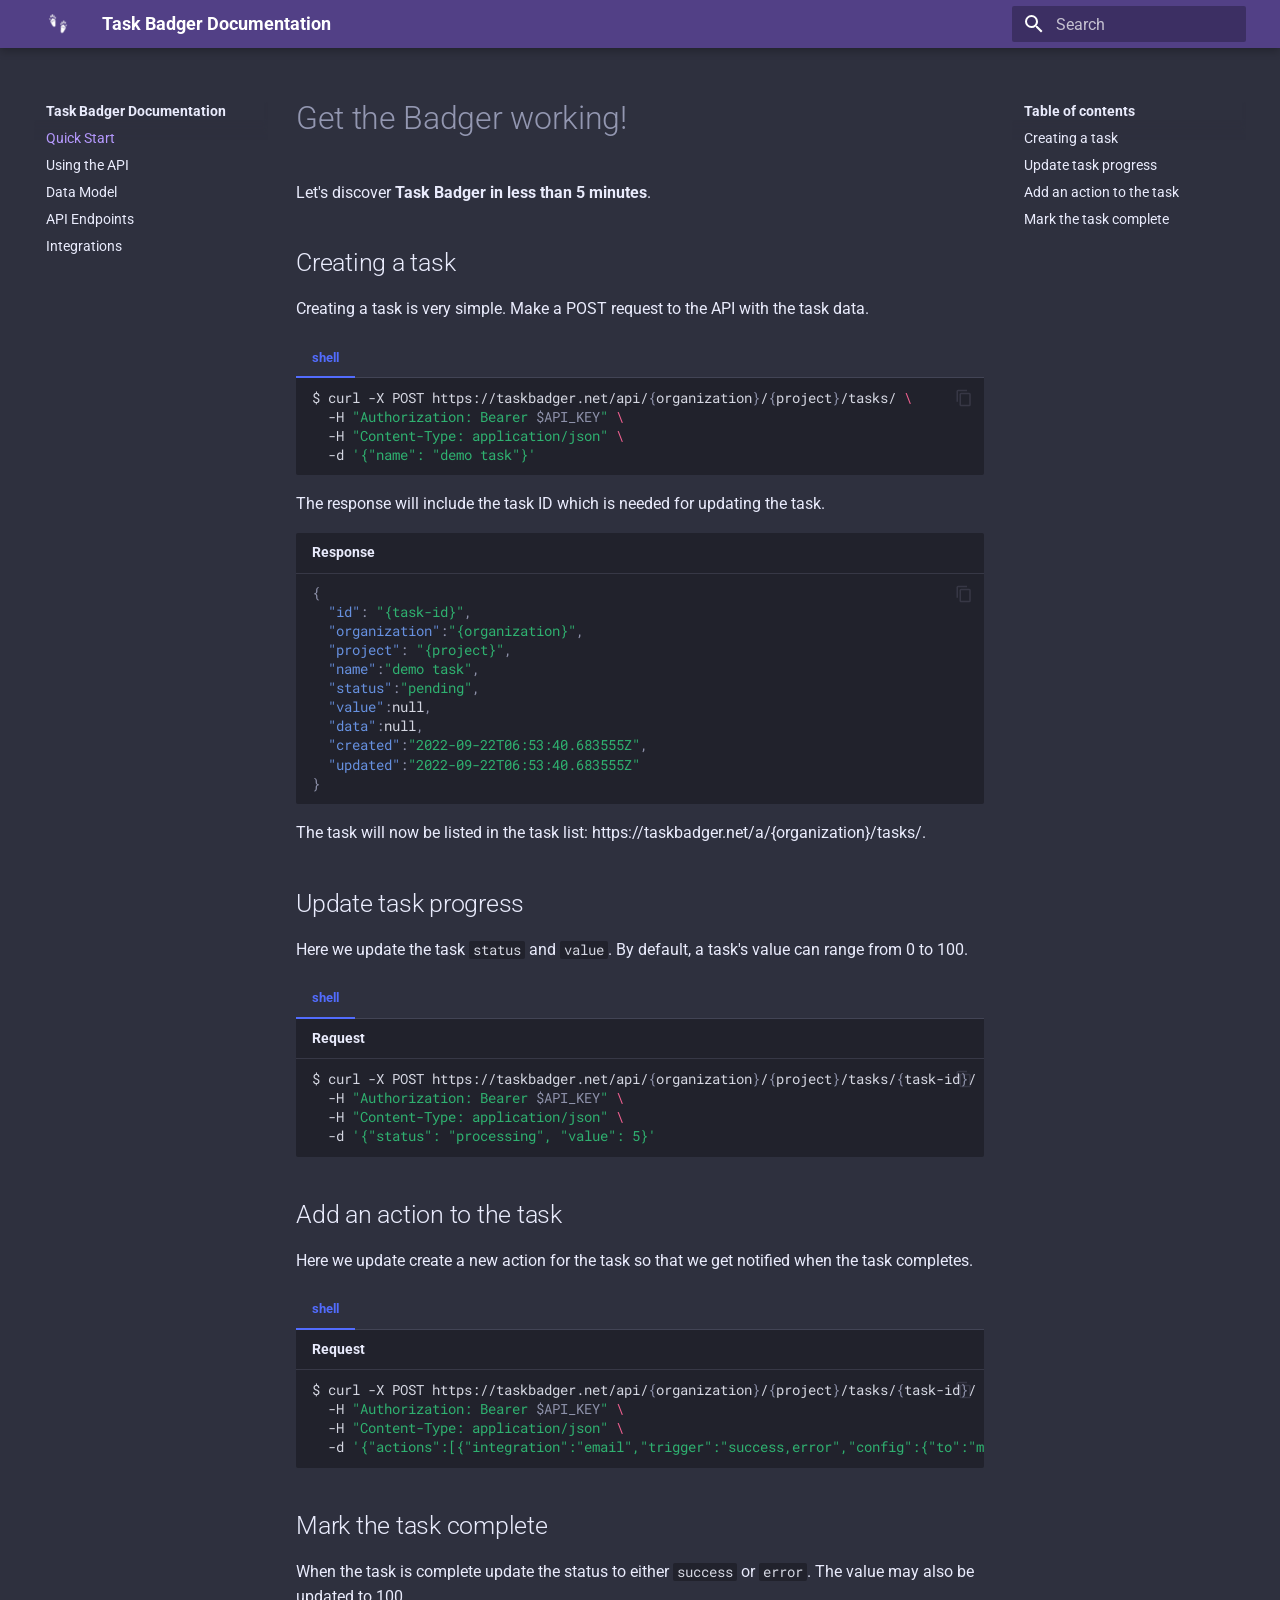
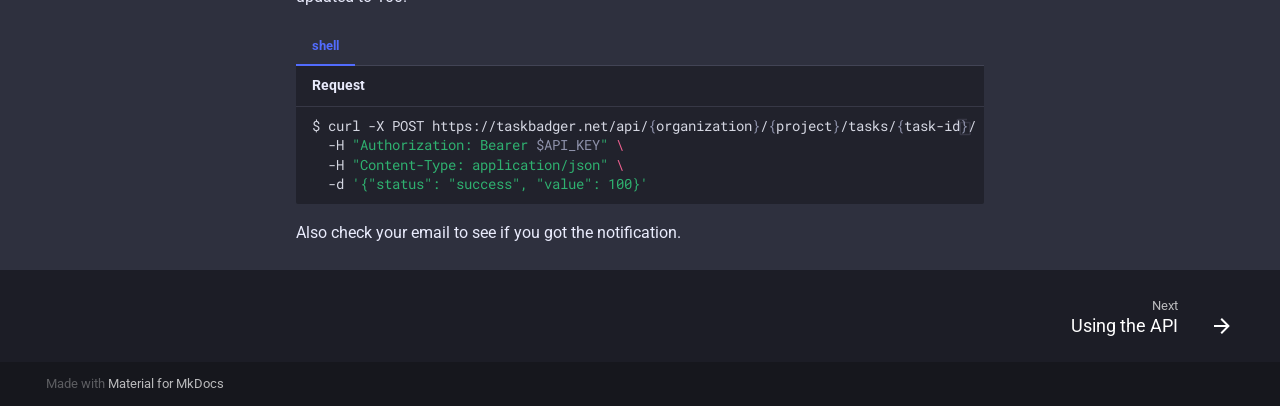
<file: index.html>
<!doctype html>
<html lang="en" class="no-js">
  <head>
    
      <meta charset="utf-8">
      <meta name="viewport" content="width=device-width,initial-scale=1">
      
      
      
      <link rel="icon" href="assets/favicon.ico">
      <meta name="generator" content="mkdocs-1.4.2, mkdocs-material-8.5.10">
    
    
      
        <title>Quick Start - Task Badger Documentation</title>
      
    
    
      <link rel="stylesheet" href="assets/stylesheets/main.472b142f.min.css">
      
        
        <link rel="stylesheet" href="assets/stylesheets/palette.08040f6c.min.css">
        
      
      

    
    
    
      
        
        
        <link rel="preconnect" href="https://fonts.gstatic.com" crossorigin>
        <link rel="stylesheet" href="https://fonts.googleapis.com/css?family=Roboto:300,300i,400,400i,700,700i%7CRoboto+Mono:400,400i,700,700i&display=fallback">
        <style>:root{--md-text-font:"Roboto";--md-code-font:"Roboto Mono"}</style>
      
    
    
      <link rel="stylesheet" href="assets/css/extra.css">
    
    <script>__md_scope=new URL(".",location),__md_hash=e=>[...e].reduce((e,_)=>(e<<5)-e+_.charCodeAt(0),0),__md_get=(e,_=localStorage,t=__md_scope)=>JSON.parse(_.getItem(t.pathname+"."+e)),__md_set=(e,_,t=localStorage,a=__md_scope)=>{try{t.setItem(a.pathname+"."+e,JSON.stringify(_))}catch(e){}}</script>
    
      
  


  
  


  <script id="__analytics">function __md_analytics(){function n(){dataLayer.push(arguments)}window.dataLayer=window.dataLayer||[],n("js",new Date),n("config","G-018PZFQ3EE"),document.addEventListener("DOMContentLoaded",function(){document.forms.search&&document.forms.search.query.addEventListener("blur",function(){this.value&&n("event","search",{search_term:this.value})}),document$.subscribe(function(){var a=document.forms.feedback;if(void 0!==a)for(var e of a.querySelectorAll("[type=submit]"))e.addEventListener("click",function(e){e.preventDefault();var t=document.location.pathname,e=this.getAttribute("data-md-value");n("event","feedback",{page:t,data:e}),a.firstElementChild.disabled=!0;e=a.querySelector(".md-feedback__note [data-md-value='"+e+"']");e&&(e.hidden=!1)}),a.hidden=!1}),location$.subscribe(function(e){n("config","G-018PZFQ3EE",{page_path:e.pathname})})});var e=document.createElement("script");e.async=!0,e.src="https://www.googletagmanager.com/gtag/js?id=G-018PZFQ3EE",document.getElementById("__analytics").insertAdjacentElement("afterEnd",e)}</script>

  
    <script>"undefined"!=typeof __md_analytics&&__md_analytics()</script>
  

    
    
    
  </head>
  
  
    
    
    
    
    
    <body dir="ltr" data-md-color-scheme="slate" data-md-color-primary="" data-md-color-accent="">
  
    
    
    <input class="md-toggle" data-md-toggle="drawer" type="checkbox" id="__drawer" autocomplete="off">
    <input class="md-toggle" data-md-toggle="search" type="checkbox" id="__search" autocomplete="off">
    <label class="md-overlay" for="__drawer"></label>
    <div data-md-component="skip">
      
        
        <a href="#get-the-badger-working" class="md-skip">
          Skip to content
        </a>
      
    </div>
    <div data-md-component="announce">
      
    </div>
    
    
      

<header class="md-header" data-md-component="header">
  <nav class="md-header__inner md-grid" aria-label="Header">
    <a href="." title="Task Badger Documentation" class="md-header__button md-logo" aria-label="Task Badger Documentation" data-md-component="logo">
      
  <img src="assets/logo_white.png" alt="logo">

    </a>
    <label class="md-header__button md-icon" for="__drawer">
      <svg xmlns="http://www.w3.org/2000/svg" viewBox="0 0 24 24"><path d="M3 6h18v2H3V6m0 5h18v2H3v-2m0 5h18v2H3v-2Z"/></svg>
    </label>
    <div class="md-header__title" data-md-component="header-title">
      <div class="md-header__ellipsis">
        <div class="md-header__topic">
          <span class="md-ellipsis">
            Task Badger Documentation
          </span>
        </div>
        <div class="md-header__topic" data-md-component="header-topic">
          <span class="md-ellipsis">
            
              Quick Start
            
          </span>
        </div>
      </div>
    </div>
    
    
    
      <label class="md-header__button md-icon" for="__search">
        <svg xmlns="http://www.w3.org/2000/svg" viewBox="0 0 24 24"><path d="M9.5 3A6.5 6.5 0 0 1 16 9.5c0 1.61-.59 3.09-1.56 4.23l.27.27h.79l5 5-1.5 1.5-5-5v-.79l-.27-.27A6.516 6.516 0 0 1 9.5 16 6.5 6.5 0 0 1 3 9.5 6.5 6.5 0 0 1 9.5 3m0 2C7 5 5 7 5 9.5S7 14 9.5 14 14 12 14 9.5 12 5 9.5 5Z"/></svg>
      </label>
      <div class="md-search" data-md-component="search" role="dialog">
  <label class="md-search__overlay" for="__search"></label>
  <div class="md-search__inner" role="search">
    <form class="md-search__form" name="search">
      <input type="text" class="md-search__input" name="query" aria-label="Search" placeholder="Search" autocapitalize="off" autocorrect="off" autocomplete="off" spellcheck="false" data-md-component="search-query" required>
      <label class="md-search__icon md-icon" for="__search">
        <svg xmlns="http://www.w3.org/2000/svg" viewBox="0 0 24 24"><path d="M9.5 3A6.5 6.5 0 0 1 16 9.5c0 1.61-.59 3.09-1.56 4.23l.27.27h.79l5 5-1.5 1.5-5-5v-.79l-.27-.27A6.516 6.516 0 0 1 9.5 16 6.5 6.5 0 0 1 3 9.5 6.5 6.5 0 0 1 9.5 3m0 2C7 5 5 7 5 9.5S7 14 9.5 14 14 12 14 9.5 12 5 9.5 5Z"/></svg>
        <svg xmlns="http://www.w3.org/2000/svg" viewBox="0 0 24 24"><path d="M20 11v2H8l5.5 5.5-1.42 1.42L4.16 12l7.92-7.92L13.5 5.5 8 11h12Z"/></svg>
      </label>
      <nav class="md-search__options" aria-label="Search">
        
        <button type="reset" class="md-search__icon md-icon" title="Clear" aria-label="Clear" tabindex="-1">
          <svg xmlns="http://www.w3.org/2000/svg" viewBox="0 0 24 24"><path d="M19 6.41 17.59 5 12 10.59 6.41 5 5 6.41 10.59 12 5 17.59 6.41 19 12 13.41 17.59 19 19 17.59 13.41 12 19 6.41Z"/></svg>
        </button>
      </nav>
      
    </form>
    <div class="md-search__output">
      <div class="md-search__scrollwrap" data-md-scrollfix>
        <div class="md-search-result" data-md-component="search-result">
          <div class="md-search-result__meta">
            Initializing search
          </div>
          <ol class="md-search-result__list"></ol>
        </div>
      </div>
    </div>
  </div>
</div>
    
    
  </nav>
  
</header>
    
    <div class="md-container" data-md-component="container">
      
      
        
          
        
      
      <main class="md-main" data-md-component="main">
        <div class="md-main__inner md-grid">
          
            
              
              <div class="md-sidebar md-sidebar--primary" data-md-component="sidebar" data-md-type="navigation" >
                <div class="md-sidebar__scrollwrap">
                  <div class="md-sidebar__inner">
                    


<nav class="md-nav md-nav--primary" aria-label="Navigation" data-md-level="0">
  <label class="md-nav__title" for="__drawer">
    <a href="." title="Task Badger Documentation" class="md-nav__button md-logo" aria-label="Task Badger Documentation" data-md-component="logo">
      
  <img src="assets/logo_white.png" alt="logo">

    </a>
    Task Badger Documentation
  </label>
  
  <ul class="md-nav__list" data-md-scrollfix>
    
      
      
      

  
  
    
  
  
    <li class="md-nav__item md-nav__item--active">
      
      <input class="md-nav__toggle md-toggle" data-md-toggle="toc" type="checkbox" id="__toc">
      
      
        
      
      
        <label class="md-nav__link md-nav__link--active" for="__toc">
          Quick Start
          <span class="md-nav__icon md-icon"></span>
        </label>
      
      <a href="." class="md-nav__link md-nav__link--active">
        Quick Start
      </a>
      
        

<nav class="md-nav md-nav--secondary" aria-label="Table of contents">
  
  
  
    
  
  
    <label class="md-nav__title" for="__toc">
      <span class="md-nav__icon md-icon"></span>
      Table of contents
    </label>
    <ul class="md-nav__list" data-md-component="toc" data-md-scrollfix>
      
        <li class="md-nav__item">
  <a href="#creating-a-task" class="md-nav__link">
    Creating a task
  </a>
  
</li>
      
        <li class="md-nav__item">
  <a href="#update-task-progress" class="md-nav__link">
    Update task progress
  </a>
  
</li>
      
        <li class="md-nav__item">
  <a href="#add-an-action-to-the-task" class="md-nav__link">
    Add an action to the task
  </a>
  
</li>
      
        <li class="md-nav__item">
  <a href="#mark-the-task-complete" class="md-nav__link">
    Mark the task complete
  </a>
  
</li>
      
    </ul>
  
</nav>
      
    </li>
  

    
      
      
      

  
  
  
    <li class="md-nav__item">
      <a href="basics/" class="md-nav__link">
        Using the API
      </a>
    </li>
  

    
      
      
      

  
  
  
    <li class="md-nav__item">
      <a href="data_model/" class="md-nav__link">
        Data Model
      </a>
    </li>
  

    
      
      
      

  
  
  
    <li class="md-nav__item">
      <a href="api/" class="md-nav__link">
        API Endpoints
      </a>
    </li>
  

    
      
      
      

  
  
  
    <li class="md-nav__item">
      <a href="integrations/" class="md-nav__link">
        Integrations
      </a>
    </li>
  

    
  </ul>
</nav>
                  </div>
                </div>
              </div>
            
            
              
              <div class="md-sidebar md-sidebar--secondary" data-md-component="sidebar" data-md-type="toc" >
                <div class="md-sidebar__scrollwrap">
                  <div class="md-sidebar__inner">
                    

<nav class="md-nav md-nav--secondary" aria-label="Table of contents">
  
  
  
    
  
  
    <label class="md-nav__title" for="__toc">
      <span class="md-nav__icon md-icon"></span>
      Table of contents
    </label>
    <ul class="md-nav__list" data-md-component="toc" data-md-scrollfix>
      
        <li class="md-nav__item">
  <a href="#creating-a-task" class="md-nav__link">
    Creating a task
  </a>
  
</li>
      
        <li class="md-nav__item">
  <a href="#update-task-progress" class="md-nav__link">
    Update task progress
  </a>
  
</li>
      
        <li class="md-nav__item">
  <a href="#add-an-action-to-the-task" class="md-nav__link">
    Add an action to the task
  </a>
  
</li>
      
        <li class="md-nav__item">
  <a href="#mark-the-task-complete" class="md-nav__link">
    Mark the task complete
  </a>
  
</li>
      
    </ul>
  
</nav>
                  </div>
                </div>
              </div>
            
          
          
            <div class="md-content" data-md-component="content">
              <article class="md-content__inner md-typeset">
                
                  


<h1 id="get-the-badger-working">Get the Badger working!</h1>
<p>Let's discover <strong>Task Badger in less than 5 minutes</strong>.</p>
<h2 id="creating-a-task">Creating a task</h2>
<p>Creating a task is very simple. Make a POST request to the API with the task
data.</p>
<div class="tabbed-set tabbed-alternate" data-tabs="1:1"><input checked="checked" id="__tabbed_1_1" name="__tabbed_1" type="radio" /><div class="tabbed-labels"><label for="__tabbed_1_1">shell</label></div>
<div class="tabbed-content">
<div class="tabbed-block">
<div class="highlight"><pre><span></span><code><a id="__codelineno-0-1" name="__codelineno-0-1" href="#__codelineno-0-1"></a>$ curl -X POST https://taskbadger.net/api/<span class="o">{</span>organization<span class="o">}</span>/<span class="o">{</span>project<span class="o">}</span>/tasks/ <span class="se">\</span>
<a id="__codelineno-0-2" name="__codelineno-0-2" href="#__codelineno-0-2"></a>  -H <span class="s2">&quot;Authorization: Bearer </span><span class="nv">$API_KEY</span><span class="s2">&quot;</span> <span class="se">\</span>
<a id="__codelineno-0-3" name="__codelineno-0-3" href="#__codelineno-0-3"></a>  -H <span class="s2">&quot;Content-Type: application/json&quot;</span> <span class="se">\</span>
<a id="__codelineno-0-4" name="__codelineno-0-4" href="#__codelineno-0-4"></a>  -d <span class="s1">&#39;{&quot;name&quot;: &quot;demo task&quot;}&#39;</span>
</code></pre></div>
</div>
</div>
</div>
<p>The response will include the task ID which is needed for updating the task.</p>
<div class="highlight"><span class="filename">Response</span><pre><span></span><code><a id="__codelineno-1-1" name="__codelineno-1-1" href="#__codelineno-1-1"></a><span class="p">{</span><span class="w"></span>
<a id="__codelineno-1-2" name="__codelineno-1-2" href="#__codelineno-1-2"></a><span class="w">  </span><span class="nt">&quot;id&quot;</span><span class="p">:</span><span class="w"> </span><span class="s2">&quot;{task-id}&quot;</span><span class="p">,</span><span class="w"></span>
<a id="__codelineno-1-3" name="__codelineno-1-3" href="#__codelineno-1-3"></a><span class="w">  </span><span class="nt">&quot;organization&quot;</span><span class="p">:</span><span class="s2">&quot;{organization}&quot;</span><span class="p">,</span><span class="w"></span>
<a id="__codelineno-1-4" name="__codelineno-1-4" href="#__codelineno-1-4"></a><span class="w">  </span><span class="nt">&quot;project&quot;</span><span class="p">:</span><span class="w"> </span><span class="s2">&quot;{project}&quot;</span><span class="p">,</span><span class="w"></span>
<a id="__codelineno-1-5" name="__codelineno-1-5" href="#__codelineno-1-5"></a><span class="w">  </span><span class="nt">&quot;name&quot;</span><span class="p">:</span><span class="s2">&quot;demo task&quot;</span><span class="p">,</span><span class="w"></span>
<a id="__codelineno-1-6" name="__codelineno-1-6" href="#__codelineno-1-6"></a><span class="w">  </span><span class="nt">&quot;status&quot;</span><span class="p">:</span><span class="s2">&quot;pending&quot;</span><span class="p">,</span><span class="w"></span>
<a id="__codelineno-1-7" name="__codelineno-1-7" href="#__codelineno-1-7"></a><span class="w">  </span><span class="nt">&quot;value&quot;</span><span class="p">:</span><span class="kc">null</span><span class="p">,</span><span class="w"></span>
<a id="__codelineno-1-8" name="__codelineno-1-8" href="#__codelineno-1-8"></a><span class="w">  </span><span class="nt">&quot;data&quot;</span><span class="p">:</span><span class="kc">null</span><span class="p">,</span><span class="w"></span>
<a id="__codelineno-1-9" name="__codelineno-1-9" href="#__codelineno-1-9"></a><span class="w">  </span><span class="nt">&quot;created&quot;</span><span class="p">:</span><span class="s2">&quot;2022-09-22T06:53:40.683555Z&quot;</span><span class="p">,</span><span class="w"></span>
<a id="__codelineno-1-10" name="__codelineno-1-10" href="#__codelineno-1-10"></a><span class="w">  </span><span class="nt">&quot;updated&quot;</span><span class="p">:</span><span class="s2">&quot;2022-09-22T06:53:40.683555Z&quot;</span><span class="w"></span>
<a id="__codelineno-1-11" name="__codelineno-1-11" href="#__codelineno-1-11"></a><span class="p">}</span><span class="w"></span>
</code></pre></div>
<p>The task will now be listed in the task list: https://taskbadger.net/a/{organization}/tasks/.</p>
<h2 id="update-task-progress">Update task progress</h2>
<p>Here we update the task <code>status</code> and <code>value</code>. By default, a task's value can range from
0 to 100.</p>
<div class="tabbed-set tabbed-alternate" data-tabs="2:1"><input checked="checked" id="__tabbed_2_1" name="__tabbed_2" type="radio" /><div class="tabbed-labels"><label for="__tabbed_2_1">shell</label></div>
<div class="tabbed-content">
<div class="tabbed-block">
<div class="highlight"><span class="filename">Request</span><pre><span></span><code><a id="__codelineno-2-1" name="__codelineno-2-1" href="#__codelineno-2-1"></a>$ curl -X POST https://taskbadger.net/api/<span class="o">{</span>organization<span class="o">}</span>/<span class="o">{</span>project<span class="o">}</span>/tasks/<span class="o">{</span>task-id<span class="o">}</span>/ <span class="se">\</span>
<a id="__codelineno-2-2" name="__codelineno-2-2" href="#__codelineno-2-2"></a>  -H <span class="s2">&quot;Authorization: Bearer </span><span class="nv">$API_KEY</span><span class="s2">&quot;</span> <span class="se">\</span>
<a id="__codelineno-2-3" name="__codelineno-2-3" href="#__codelineno-2-3"></a>  -H <span class="s2">&quot;Content-Type: application/json&quot;</span> <span class="se">\</span>
<a id="__codelineno-2-4" name="__codelineno-2-4" href="#__codelineno-2-4"></a>  -d <span class="s1">&#39;{&quot;status&quot;: &quot;processing&quot;, &quot;value&quot;: 5}&#39;</span>
</code></pre></div>
</div>
</div>
</div>
<h2 id="add-an-action-to-the-task">Add an action to the task</h2>
<p>Here we update create a new action for the task so that we get notified when the task completes.</p>
<div class="tabbed-set tabbed-alternate" data-tabs="3:1"><input checked="checked" id="__tabbed_3_1" name="__tabbed_3" type="radio" /><div class="tabbed-labels"><label for="__tabbed_3_1">shell</label></div>
<div class="tabbed-content">
<div class="tabbed-block">
<div class="highlight"><span class="filename">Request</span><pre><span></span><code><a id="__codelineno-3-1" name="__codelineno-3-1" href="#__codelineno-3-1"></a>$ curl -X POST https://taskbadger.net/api/<span class="o">{</span>organization<span class="o">}</span>/<span class="o">{</span>project<span class="o">}</span>/tasks/<span class="o">{</span>task-id<span class="o">}</span>/ <span class="se">\</span>
<a id="__codelineno-3-2" name="__codelineno-3-2" href="#__codelineno-3-2"></a>  -H <span class="s2">&quot;Authorization: Bearer </span><span class="nv">$API_KEY</span><span class="s2">&quot;</span> <span class="se">\</span>
<a id="__codelineno-3-3" name="__codelineno-3-3" href="#__codelineno-3-3"></a>  -H <span class="s2">&quot;Content-Type: application/json&quot;</span> <span class="se">\</span>
<a id="__codelineno-3-4" name="__codelineno-3-4" href="#__codelineno-3-4"></a>  -d <span class="s1">&#39;{&quot;actions&quot;:[{&quot;integration&quot;:&quot;email&quot;,&quot;trigger&quot;:&quot;success,error&quot;,&quot;config&quot;:{&quot;to&quot;:&quot;me@example.com&quot;}}]}&#39;</span>
</code></pre></div>
</div>
</div>
</div>
<h2 id="mark-the-task-complete">Mark the task complete</h2>
<p>When the task is complete update the status to either <code>success</code> or <code>error</code>.
The value may also be updated to 100.</p>
<div class="tabbed-set tabbed-alternate" data-tabs="4:1"><input checked="checked" id="__tabbed_4_1" name="__tabbed_4" type="radio" /><div class="tabbed-labels"><label for="__tabbed_4_1">shell</label></div>
<div class="tabbed-content">
<div class="tabbed-block">
<div class="highlight"><span class="filename">Request</span><pre><span></span><code><a id="__codelineno-4-1" name="__codelineno-4-1" href="#__codelineno-4-1"></a>$ curl -X POST https://taskbadger.net/api/<span class="o">{</span>organization<span class="o">}</span>/<span class="o">{</span>project<span class="o">}</span>/tasks/<span class="o">{</span>task-id<span class="o">}</span>/ <span class="se">\</span>
<a id="__codelineno-4-2" name="__codelineno-4-2" href="#__codelineno-4-2"></a>  -H <span class="s2">&quot;Authorization: Bearer </span><span class="nv">$API_KEY</span><span class="s2">&quot;</span> <span class="se">\</span>
<a id="__codelineno-4-3" name="__codelineno-4-3" href="#__codelineno-4-3"></a>  -H <span class="s2">&quot;Content-Type: application/json&quot;</span> <span class="se">\</span>
<a id="__codelineno-4-4" name="__codelineno-4-4" href="#__codelineno-4-4"></a>  -d <span class="s1">&#39;{&quot;status&quot;: &quot;success&quot;, &quot;value&quot;: 100}&#39;</span>
</code></pre></div>
</div>
</div>
</div>
<p>Also check your email to see if you got the notification.</p>


  




                
              </article>
            </div>
          
          
  <script>var tabs=__md_get("__tabs");if(Array.isArray(tabs))e:for(var set of document.querySelectorAll(".tabbed-set")){var tab,labels=set.querySelector(".tabbed-labels");for(tab of tabs)for(var label of labels.getElementsByTagName("label"))if(label.innerText.trim()===tab){var input=document.getElementById(label.htmlFor);input.checked=!0;continue e}}</script>

        </div>
        
      </main>
      
        <footer class="md-footer">
  
    
    <nav class="md-footer__inner md-grid" aria-label="Footer" >
      
      
        
        <a href="basics/" class="md-footer__link md-footer__link--next" aria-label="Next: Using the API" rel="next">
          <div class="md-footer__title">
            <div class="md-ellipsis">
              <span class="md-footer__direction">
                Next
              </span>
              Using the API
            </div>
          </div>
          <div class="md-footer__button md-icon">
            <svg xmlns="http://www.w3.org/2000/svg" viewBox="0 0 24 24"><path d="M4 11v2h12l-5.5 5.5 1.42 1.42L19.84 12l-7.92-7.92L10.5 5.5 16 11H4Z"/></svg>
          </div>
        </a>
      
    </nav>
  
  <div class="md-footer-meta md-typeset">
    <div class="md-footer-meta__inner md-grid">
      <div class="md-copyright">
  
  
    Made with
    <a href="https://squidfunk.github.io/mkdocs-material/" target="_blank" rel="noopener">
      Material for MkDocs
    </a>
  
</div>
      
    </div>
  </div>
</footer>
      
    </div>
    <div class="md-dialog" data-md-component="dialog">
      <div class="md-dialog__inner md-typeset"></div>
    </div>
    
    <script id="__config" type="application/json">{"base": ".", "features": ["navigation.tracking", "content.code.annotate", "content.tabs.link"], "search": "assets/javascripts/workers/search.16e2a7d4.min.js", "translations": {"clipboard.copied": "Copied to clipboard", "clipboard.copy": "Copy to clipboard", "search.config.lang": "en", "search.config.pipeline": "trimmer, stopWordFilter", "search.config.separator": "[\\s\\-]+", "search.placeholder": "Search", "search.result.more.one": "1 more on this page", "search.result.more.other": "# more on this page", "search.result.none": "No matching documents", "search.result.one": "1 matching document", "search.result.other": "# matching documents", "search.result.placeholder": "Type to start searching", "search.result.term.missing": "Missing", "select.version.title": "Select version"}}</script>
    
    
      <script src="assets/javascripts/bundle.d6c3db9e.min.js"></script>
      
    
  </body>
</html>
</file>
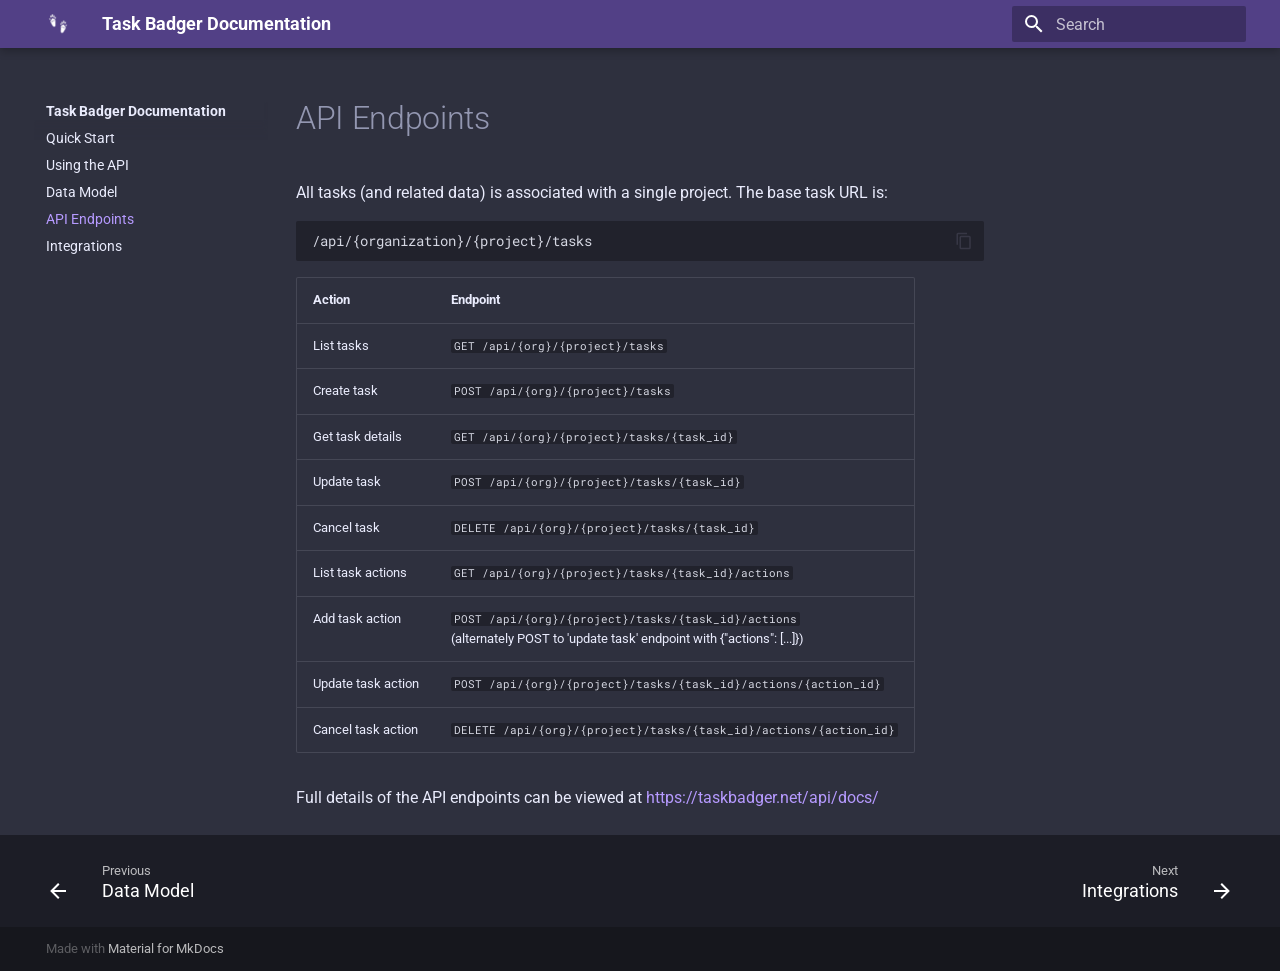
<file: api/index.html>
<!doctype html>
<html lang="en" class="no-js">
  <head>
    
      <meta charset="utf-8">
      <meta name="viewport" content="width=device-width,initial-scale=1">
      
      
      
      <link rel="icon" href="../assets/favicon.ico">
      <meta name="generator" content="mkdocs-1.4.2, mkdocs-material-8.5.10">
    
    
      
        <title>API Endpoints - Task Badger Documentation</title>
      
    
    
      <link rel="stylesheet" href="../assets/stylesheets/main.472b142f.min.css">
      
        
        <link rel="stylesheet" href="../assets/stylesheets/palette.08040f6c.min.css">
        
      
      

    
    
    
      
        
        
        <link rel="preconnect" href="https://fonts.gstatic.com" crossorigin>
        <link rel="stylesheet" href="https://fonts.googleapis.com/css?family=Roboto:300,300i,400,400i,700,700i%7CRoboto+Mono:400,400i,700,700i&display=fallback">
        <style>:root{--md-text-font:"Roboto";--md-code-font:"Roboto Mono"}</style>
      
    
    
      <link rel="stylesheet" href="../assets/css/extra.css">
    
    <script>__md_scope=new URL("..",location),__md_hash=e=>[...e].reduce((e,_)=>(e<<5)-e+_.charCodeAt(0),0),__md_get=(e,_=localStorage,t=__md_scope)=>JSON.parse(_.getItem(t.pathname+"."+e)),__md_set=(e,_,t=localStorage,a=__md_scope)=>{try{t.setItem(a.pathname+"."+e,JSON.stringify(_))}catch(e){}}</script>
    
      
  


  
  


  <script id="__analytics">function __md_analytics(){function n(){dataLayer.push(arguments)}window.dataLayer=window.dataLayer||[],n("js",new Date),n("config","G-018PZFQ3EE"),document.addEventListener("DOMContentLoaded",function(){document.forms.search&&document.forms.search.query.addEventListener("blur",function(){this.value&&n("event","search",{search_term:this.value})}),document$.subscribe(function(){var a=document.forms.feedback;if(void 0!==a)for(var e of a.querySelectorAll("[type=submit]"))e.addEventListener("click",function(e){e.preventDefault();var t=document.location.pathname,e=this.getAttribute("data-md-value");n("event","feedback",{page:t,data:e}),a.firstElementChild.disabled=!0;e=a.querySelector(".md-feedback__note [data-md-value='"+e+"']");e&&(e.hidden=!1)}),a.hidden=!1}),location$.subscribe(function(e){n("config","G-018PZFQ3EE",{page_path:e.pathname})})});var e=document.createElement("script");e.async=!0,e.src="https://www.googletagmanager.com/gtag/js?id=G-018PZFQ3EE",document.getElementById("__analytics").insertAdjacentElement("afterEnd",e)}</script>

  
    <script>"undefined"!=typeof __md_analytics&&__md_analytics()</script>
  

    
    
    
  </head>
  
  
    
    
    
    
    
    <body dir="ltr" data-md-color-scheme="slate" data-md-color-primary="" data-md-color-accent="">
  
    
    
    <input class="md-toggle" data-md-toggle="drawer" type="checkbox" id="__drawer" autocomplete="off">
    <input class="md-toggle" data-md-toggle="search" type="checkbox" id="__search" autocomplete="off">
    <label class="md-overlay" for="__drawer"></label>
    <div data-md-component="skip">
      
    </div>
    <div data-md-component="announce">
      
    </div>
    
    
      

<header class="md-header" data-md-component="header">
  <nav class="md-header__inner md-grid" aria-label="Header">
    <a href=".." title="Task Badger Documentation" class="md-header__button md-logo" aria-label="Task Badger Documentation" data-md-component="logo">
      
  <img src="../assets/logo_white.png" alt="logo">

    </a>
    <label class="md-header__button md-icon" for="__drawer">
      <svg xmlns="http://www.w3.org/2000/svg" viewBox="0 0 24 24"><path d="M3 6h18v2H3V6m0 5h18v2H3v-2m0 5h18v2H3v-2Z"/></svg>
    </label>
    <div class="md-header__title" data-md-component="header-title">
      <div class="md-header__ellipsis">
        <div class="md-header__topic">
          <span class="md-ellipsis">
            Task Badger Documentation
          </span>
        </div>
        <div class="md-header__topic" data-md-component="header-topic">
          <span class="md-ellipsis">
            
              API Endpoints
            
          </span>
        </div>
      </div>
    </div>
    
    
    
      <label class="md-header__button md-icon" for="__search">
        <svg xmlns="http://www.w3.org/2000/svg" viewBox="0 0 24 24"><path d="M9.5 3A6.5 6.5 0 0 1 16 9.5c0 1.61-.59 3.09-1.56 4.23l.27.27h.79l5 5-1.5 1.5-5-5v-.79l-.27-.27A6.516 6.516 0 0 1 9.5 16 6.5 6.5 0 0 1 3 9.5 6.5 6.5 0 0 1 9.5 3m0 2C7 5 5 7 5 9.5S7 14 9.5 14 14 12 14 9.5 12 5 9.5 5Z"/></svg>
      </label>
      <div class="md-search" data-md-component="search" role="dialog">
  <label class="md-search__overlay" for="__search"></label>
  <div class="md-search__inner" role="search">
    <form class="md-search__form" name="search">
      <input type="text" class="md-search__input" name="query" aria-label="Search" placeholder="Search" autocapitalize="off" autocorrect="off" autocomplete="off" spellcheck="false" data-md-component="search-query" required>
      <label class="md-search__icon md-icon" for="__search">
        <svg xmlns="http://www.w3.org/2000/svg" viewBox="0 0 24 24"><path d="M9.5 3A6.5 6.5 0 0 1 16 9.5c0 1.61-.59 3.09-1.56 4.23l.27.27h.79l5 5-1.5 1.5-5-5v-.79l-.27-.27A6.516 6.516 0 0 1 9.5 16 6.5 6.5 0 0 1 3 9.5 6.5 6.5 0 0 1 9.5 3m0 2C7 5 5 7 5 9.5S7 14 9.5 14 14 12 14 9.5 12 5 9.5 5Z"/></svg>
        <svg xmlns="http://www.w3.org/2000/svg" viewBox="0 0 24 24"><path d="M20 11v2H8l5.5 5.5-1.42 1.42L4.16 12l7.92-7.92L13.5 5.5 8 11h12Z"/></svg>
      </label>
      <nav class="md-search__options" aria-label="Search">
        
        <button type="reset" class="md-search__icon md-icon" title="Clear" aria-label="Clear" tabindex="-1">
          <svg xmlns="http://www.w3.org/2000/svg" viewBox="0 0 24 24"><path d="M19 6.41 17.59 5 12 10.59 6.41 5 5 6.41 10.59 12 5 17.59 6.41 19 12 13.41 17.59 19 19 17.59 13.41 12 19 6.41Z"/></svg>
        </button>
      </nav>
      
    </form>
    <div class="md-search__output">
      <div class="md-search__scrollwrap" data-md-scrollfix>
        <div class="md-search-result" data-md-component="search-result">
          <div class="md-search-result__meta">
            Initializing search
          </div>
          <ol class="md-search-result__list"></ol>
        </div>
      </div>
    </div>
  </div>
</div>
    
    
  </nav>
  
</header>
    
    <div class="md-container" data-md-component="container">
      
      
        
          
        
      
      <main class="md-main" data-md-component="main">
        <div class="md-main__inner md-grid">
          
            
              
              <div class="md-sidebar md-sidebar--primary" data-md-component="sidebar" data-md-type="navigation" >
                <div class="md-sidebar__scrollwrap">
                  <div class="md-sidebar__inner">
                    


<nav class="md-nav md-nav--primary" aria-label="Navigation" data-md-level="0">
  <label class="md-nav__title" for="__drawer">
    <a href=".." title="Task Badger Documentation" class="md-nav__button md-logo" aria-label="Task Badger Documentation" data-md-component="logo">
      
  <img src="../assets/logo_white.png" alt="logo">

    </a>
    Task Badger Documentation
  </label>
  
  <ul class="md-nav__list" data-md-scrollfix>
    
      
      
      

  
  
  
    <li class="md-nav__item">
      <a href=".." class="md-nav__link">
        Quick Start
      </a>
    </li>
  

    
      
      
      

  
  
  
    <li class="md-nav__item">
      <a href="../basics/" class="md-nav__link">
        Using the API
      </a>
    </li>
  

    
      
      
      

  
  
  
    <li class="md-nav__item">
      <a href="../data_model/" class="md-nav__link">
        Data Model
      </a>
    </li>
  

    
      
      
      

  
  
    
  
  
    <li class="md-nav__item md-nav__item--active">
      
      <input class="md-nav__toggle md-toggle" data-md-toggle="toc" type="checkbox" id="__toc">
      
      
      
      <a href="./" class="md-nav__link md-nav__link--active">
        API Endpoints
      </a>
      
    </li>
  

    
      
      
      

  
  
  
    <li class="md-nav__item">
      <a href="../integrations/" class="md-nav__link">
        Integrations
      </a>
    </li>
  

    
  </ul>
</nav>
                  </div>
                </div>
              </div>
            
            
              
              <div class="md-sidebar md-sidebar--secondary" data-md-component="sidebar" data-md-type="toc" >
                <div class="md-sidebar__scrollwrap">
                  <div class="md-sidebar__inner">
                    

<nav class="md-nav md-nav--secondary" aria-label="Table of contents">
  
  
  
  
</nav>
                  </div>
                </div>
              </div>
            
          
          
            <div class="md-content" data-md-component="content">
              <article class="md-content__inner md-typeset">
                
                  


  <h1>API Endpoints</h1>

<p>All tasks (and related data) is associated with a single project. The base
task URL is:</p>
<div class="highlight"><pre><span></span><code>/api/{organization}/{project}/tasks
</code></pre></div>
<table>
<thead>
<tr>
<th>Action</th>
<th>Endpoint</th>
</tr>
</thead>
<tbody>
<tr>
<td>List tasks</td>
<td><code>GET /api/{org}/{project}/tasks</code></td>
</tr>
<tr>
<td>Create task</td>
<td><code>POST /api/{org}/{project}/tasks</code></td>
</tr>
<tr>
<td>Get task details</td>
<td><code>GET /api/{org}/{project}/tasks/{task_id}</code></td>
</tr>
<tr>
<td>Update task</td>
<td><code>POST /api/{org}/{project}/tasks/{task_id}</code></td>
</tr>
<tr>
<td>Cancel task</td>
<td><code>DELETE /api/{org}/{project}/tasks/{task_id}</code></td>
</tr>
<tr>
<td>List task actions</td>
<td><code>GET /api/{org}/{project}/tasks/{task_id}/actions</code></td>
</tr>
<tr>
<td>Add task action</td>
<td><code>POST /api/{org}/{project}/tasks/{task_id}/actions</code><br/>(alternately POST to 'update task' endpoint with {"actions": [...]})</td>
</tr>
<tr>
<td>Update task action</td>
<td><code>POST /api/{org}/{project}/tasks/{task_id}/actions/{action_id}</code></td>
</tr>
<tr>
<td>Cancel task action</td>
<td><code>DELETE /api/{org}/{project}/tasks/{task_id}/actions/{action_id}</code></td>
</tr>
</tbody>
</table>
<p>Full details of the API endpoints can be viewed at <a href="https://taskbadger.net/api/docs/" target="_blank">https://taskbadger.net/api/docs/</a></p>


  




                
              </article>
            </div>
          
          
  <script>var tabs=__md_get("__tabs");if(Array.isArray(tabs))e:for(var set of document.querySelectorAll(".tabbed-set")){var tab,labels=set.querySelector(".tabbed-labels");for(tab of tabs)for(var label of labels.getElementsByTagName("label"))if(label.innerText.trim()===tab){var input=document.getElementById(label.htmlFor);input.checked=!0;continue e}}</script>

        </div>
        
      </main>
      
        <footer class="md-footer">
  
    
    <nav class="md-footer__inner md-grid" aria-label="Footer" >
      
        
        <a href="../data_model/" class="md-footer__link md-footer__link--prev" aria-label="Previous: Data Model" rel="prev">
          <div class="md-footer__button md-icon">
            <svg xmlns="http://www.w3.org/2000/svg" viewBox="0 0 24 24"><path d="M20 11v2H8l5.5 5.5-1.42 1.42L4.16 12l7.92-7.92L13.5 5.5 8 11h12Z"/></svg>
          </div>
          <div class="md-footer__title">
            <div class="md-ellipsis">
              <span class="md-footer__direction">
                Previous
              </span>
              Data Model
            </div>
          </div>
        </a>
      
      
        
        <a href="../integrations/" class="md-footer__link md-footer__link--next" aria-label="Next: Integrations" rel="next">
          <div class="md-footer__title">
            <div class="md-ellipsis">
              <span class="md-footer__direction">
                Next
              </span>
              Integrations
            </div>
          </div>
          <div class="md-footer__button md-icon">
            <svg xmlns="http://www.w3.org/2000/svg" viewBox="0 0 24 24"><path d="M4 11v2h12l-5.5 5.5 1.42 1.42L19.84 12l-7.92-7.92L10.5 5.5 16 11H4Z"/></svg>
          </div>
        </a>
      
    </nav>
  
  <div class="md-footer-meta md-typeset">
    <div class="md-footer-meta__inner md-grid">
      <div class="md-copyright">
  
  
    Made with
    <a href="https://squidfunk.github.io/mkdocs-material/" target="_blank" rel="noopener">
      Material for MkDocs
    </a>
  
</div>
      
    </div>
  </div>
</footer>
      
    </div>
    <div class="md-dialog" data-md-component="dialog">
      <div class="md-dialog__inner md-typeset"></div>
    </div>
    
    <script id="__config" type="application/json">{"base": "..", "features": ["navigation.tracking", "content.code.annotate", "content.tabs.link"], "search": "../assets/javascripts/workers/search.16e2a7d4.min.js", "translations": {"clipboard.copied": "Copied to clipboard", "clipboard.copy": "Copy to clipboard", "search.config.lang": "en", "search.config.pipeline": "trimmer, stopWordFilter", "search.config.separator": "[\\s\\-]+", "search.placeholder": "Search", "search.result.more.one": "1 more on this page", "search.result.more.other": "# more on this page", "search.result.none": "No matching documents", "search.result.one": "1 matching document", "search.result.other": "# matching documents", "search.result.placeholder": "Type to start searching", "search.result.term.missing": "Missing", "select.version.title": "Select version"}}</script>
    
    
      <script src="../assets/javascripts/bundle.d6c3db9e.min.js"></script>
      
    
  </body>
</html>
</file>
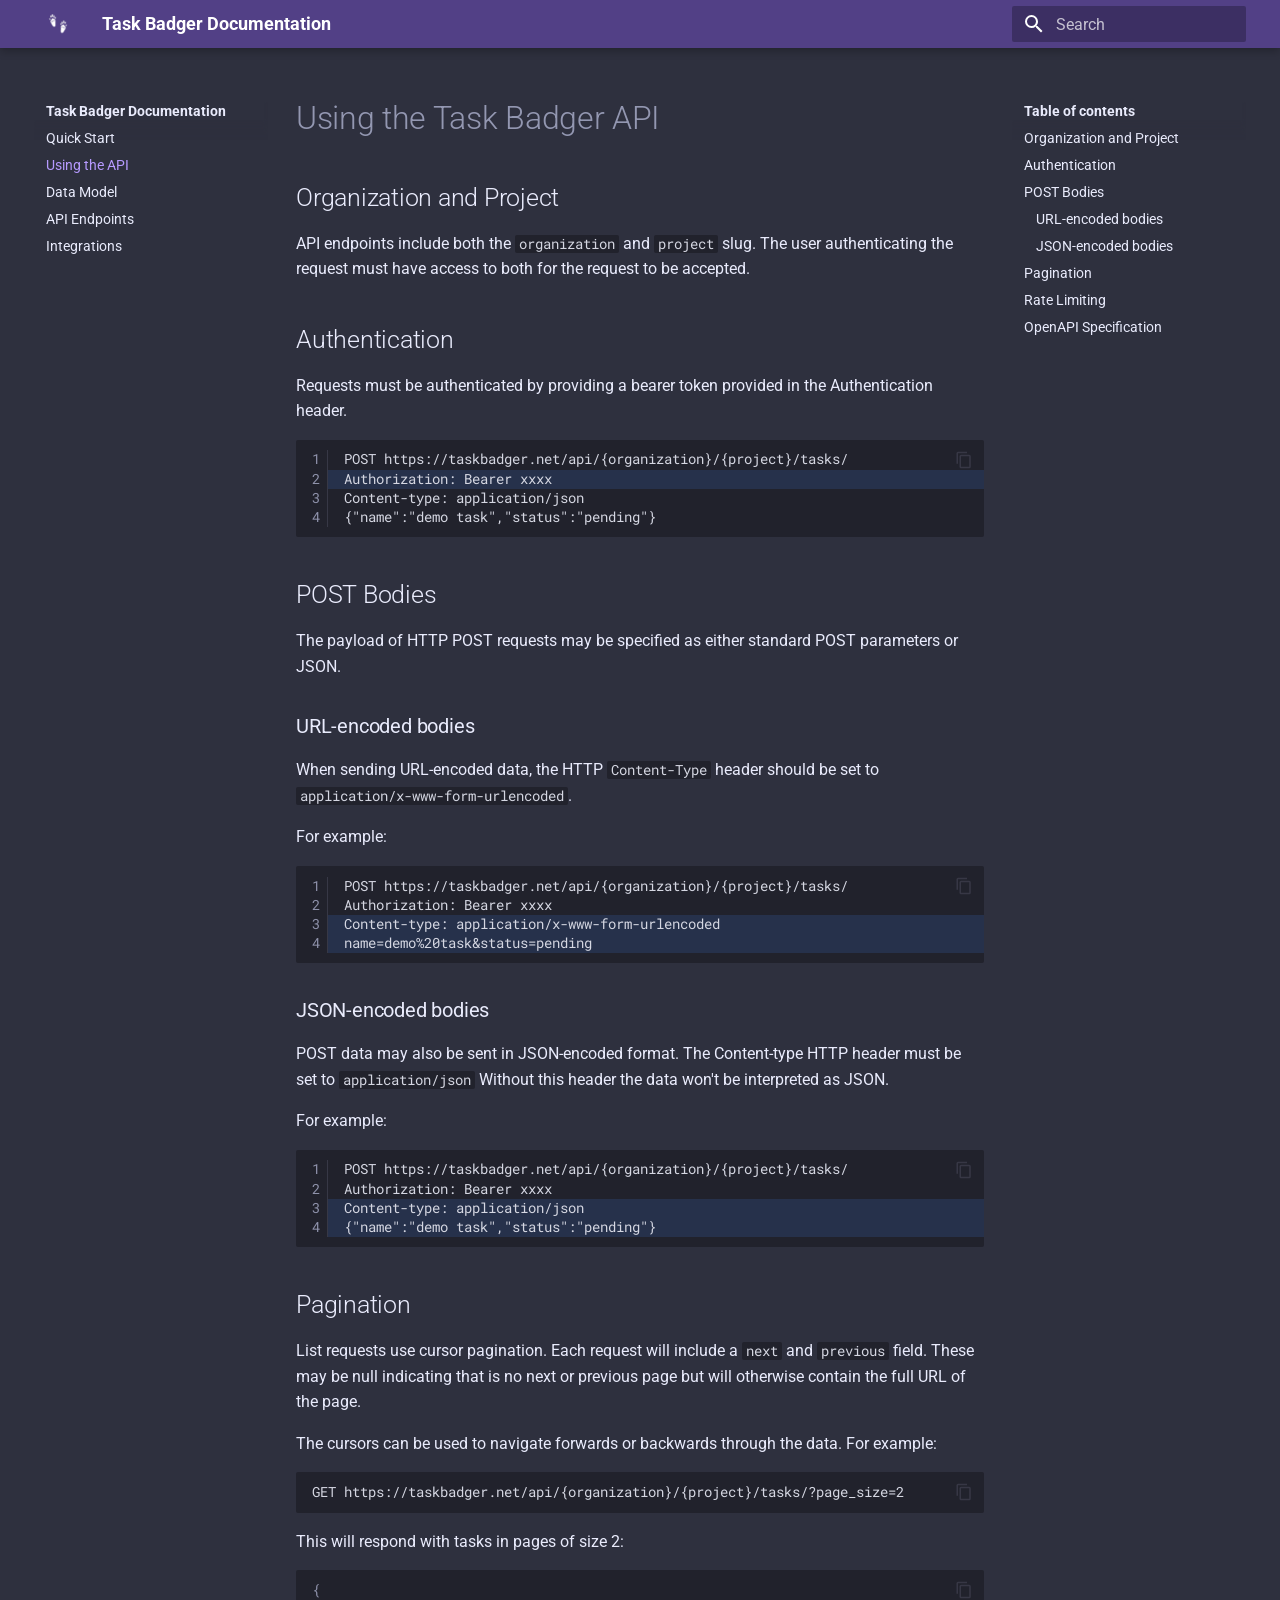
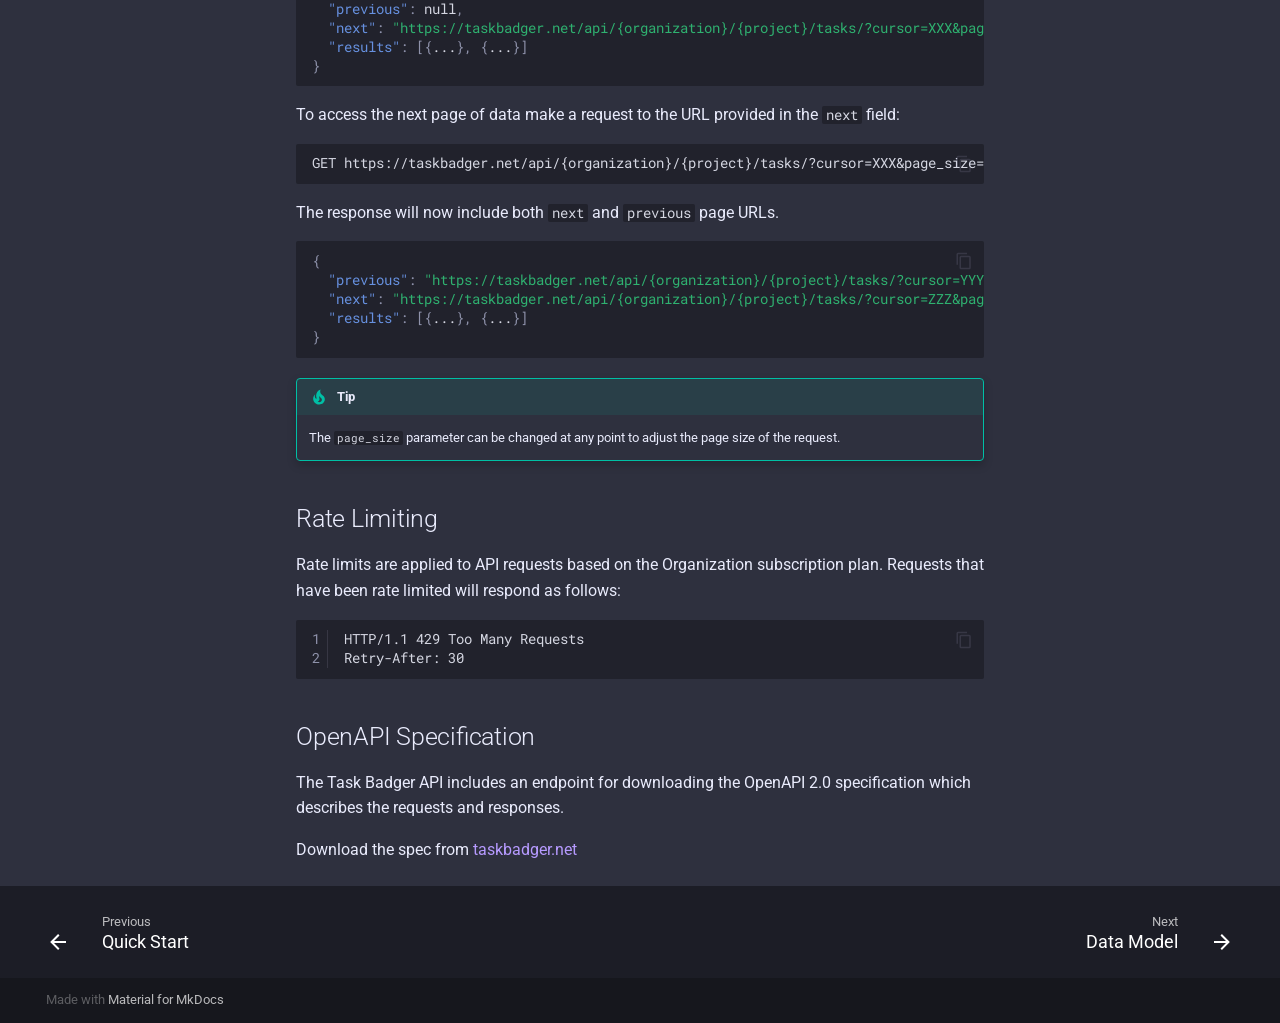
<file: basics/index.html>
<!doctype html>
<html lang="en" class="no-js">
  <head>
    
      <meta charset="utf-8">
      <meta name="viewport" content="width=device-width,initial-scale=1">
      
      
      
      <link rel="icon" href="../assets/favicon.ico">
      <meta name="generator" content="mkdocs-1.4.2, mkdocs-material-8.5.10">
    
    
      
        <title>Using the API - Task Badger Documentation</title>
      
    
    
      <link rel="stylesheet" href="../assets/stylesheets/main.472b142f.min.css">
      
        
        <link rel="stylesheet" href="../assets/stylesheets/palette.08040f6c.min.css">
        
      
      

    
    
    
      
        
        
        <link rel="preconnect" href="https://fonts.gstatic.com" crossorigin>
        <link rel="stylesheet" href="https://fonts.googleapis.com/css?family=Roboto:300,300i,400,400i,700,700i%7CRoboto+Mono:400,400i,700,700i&display=fallback">
        <style>:root{--md-text-font:"Roboto";--md-code-font:"Roboto Mono"}</style>
      
    
    
      <link rel="stylesheet" href="../assets/css/extra.css">
    
    <script>__md_scope=new URL("..",location),__md_hash=e=>[...e].reduce((e,_)=>(e<<5)-e+_.charCodeAt(0),0),__md_get=(e,_=localStorage,t=__md_scope)=>JSON.parse(_.getItem(t.pathname+"."+e)),__md_set=(e,_,t=localStorage,a=__md_scope)=>{try{t.setItem(a.pathname+"."+e,JSON.stringify(_))}catch(e){}}</script>
    
      
  


  
  


  <script id="__analytics">function __md_analytics(){function n(){dataLayer.push(arguments)}window.dataLayer=window.dataLayer||[],n("js",new Date),n("config","G-018PZFQ3EE"),document.addEventListener("DOMContentLoaded",function(){document.forms.search&&document.forms.search.query.addEventListener("blur",function(){this.value&&n("event","search",{search_term:this.value})}),document$.subscribe(function(){var a=document.forms.feedback;if(void 0!==a)for(var e of a.querySelectorAll("[type=submit]"))e.addEventListener("click",function(e){e.preventDefault();var t=document.location.pathname,e=this.getAttribute("data-md-value");n("event","feedback",{page:t,data:e}),a.firstElementChild.disabled=!0;e=a.querySelector(".md-feedback__note [data-md-value='"+e+"']");e&&(e.hidden=!1)}),a.hidden=!1}),location$.subscribe(function(e){n("config","G-018PZFQ3EE",{page_path:e.pathname})})});var e=document.createElement("script");e.async=!0,e.src="https://www.googletagmanager.com/gtag/js?id=G-018PZFQ3EE",document.getElementById("__analytics").insertAdjacentElement("afterEnd",e)}</script>

  
    <script>"undefined"!=typeof __md_analytics&&__md_analytics()</script>
  

    
    
    
  </head>
  
  
    
    
    
    
    
    <body dir="ltr" data-md-color-scheme="slate" data-md-color-primary="" data-md-color-accent="">
  
    
    
    <input class="md-toggle" data-md-toggle="drawer" type="checkbox" id="__drawer" autocomplete="off">
    <input class="md-toggle" data-md-toggle="search" type="checkbox" id="__search" autocomplete="off">
    <label class="md-overlay" for="__drawer"></label>
    <div data-md-component="skip">
      
        
        <a href="#using-the-task-badger-api" class="md-skip">
          Skip to content
        </a>
      
    </div>
    <div data-md-component="announce">
      
    </div>
    
    
      

<header class="md-header" data-md-component="header">
  <nav class="md-header__inner md-grid" aria-label="Header">
    <a href=".." title="Task Badger Documentation" class="md-header__button md-logo" aria-label="Task Badger Documentation" data-md-component="logo">
      
  <img src="../assets/logo_white.png" alt="logo">

    </a>
    <label class="md-header__button md-icon" for="__drawer">
      <svg xmlns="http://www.w3.org/2000/svg" viewBox="0 0 24 24"><path d="M3 6h18v2H3V6m0 5h18v2H3v-2m0 5h18v2H3v-2Z"/></svg>
    </label>
    <div class="md-header__title" data-md-component="header-title">
      <div class="md-header__ellipsis">
        <div class="md-header__topic">
          <span class="md-ellipsis">
            Task Badger Documentation
          </span>
        </div>
        <div class="md-header__topic" data-md-component="header-topic">
          <span class="md-ellipsis">
            
              Using the API
            
          </span>
        </div>
      </div>
    </div>
    
    
    
      <label class="md-header__button md-icon" for="__search">
        <svg xmlns="http://www.w3.org/2000/svg" viewBox="0 0 24 24"><path d="M9.5 3A6.5 6.5 0 0 1 16 9.5c0 1.61-.59 3.09-1.56 4.23l.27.27h.79l5 5-1.5 1.5-5-5v-.79l-.27-.27A6.516 6.516 0 0 1 9.5 16 6.5 6.5 0 0 1 3 9.5 6.5 6.5 0 0 1 9.5 3m0 2C7 5 5 7 5 9.5S7 14 9.5 14 14 12 14 9.5 12 5 9.5 5Z"/></svg>
      </label>
      <div class="md-search" data-md-component="search" role="dialog">
  <label class="md-search__overlay" for="__search"></label>
  <div class="md-search__inner" role="search">
    <form class="md-search__form" name="search">
      <input type="text" class="md-search__input" name="query" aria-label="Search" placeholder="Search" autocapitalize="off" autocorrect="off" autocomplete="off" spellcheck="false" data-md-component="search-query" required>
      <label class="md-search__icon md-icon" for="__search">
        <svg xmlns="http://www.w3.org/2000/svg" viewBox="0 0 24 24"><path d="M9.5 3A6.5 6.5 0 0 1 16 9.5c0 1.61-.59 3.09-1.56 4.23l.27.27h.79l5 5-1.5 1.5-5-5v-.79l-.27-.27A6.516 6.516 0 0 1 9.5 16 6.5 6.5 0 0 1 3 9.5 6.5 6.5 0 0 1 9.5 3m0 2C7 5 5 7 5 9.5S7 14 9.5 14 14 12 14 9.5 12 5 9.5 5Z"/></svg>
        <svg xmlns="http://www.w3.org/2000/svg" viewBox="0 0 24 24"><path d="M20 11v2H8l5.5 5.5-1.42 1.42L4.16 12l7.92-7.92L13.5 5.5 8 11h12Z"/></svg>
      </label>
      <nav class="md-search__options" aria-label="Search">
        
        <button type="reset" class="md-search__icon md-icon" title="Clear" aria-label="Clear" tabindex="-1">
          <svg xmlns="http://www.w3.org/2000/svg" viewBox="0 0 24 24"><path d="M19 6.41 17.59 5 12 10.59 6.41 5 5 6.41 10.59 12 5 17.59 6.41 19 12 13.41 17.59 19 19 17.59 13.41 12 19 6.41Z"/></svg>
        </button>
      </nav>
      
    </form>
    <div class="md-search__output">
      <div class="md-search__scrollwrap" data-md-scrollfix>
        <div class="md-search-result" data-md-component="search-result">
          <div class="md-search-result__meta">
            Initializing search
          </div>
          <ol class="md-search-result__list"></ol>
        </div>
      </div>
    </div>
  </div>
</div>
    
    
  </nav>
  
</header>
    
    <div class="md-container" data-md-component="container">
      
      
        
          
        
      
      <main class="md-main" data-md-component="main">
        <div class="md-main__inner md-grid">
          
            
              
              <div class="md-sidebar md-sidebar--primary" data-md-component="sidebar" data-md-type="navigation" >
                <div class="md-sidebar__scrollwrap">
                  <div class="md-sidebar__inner">
                    


<nav class="md-nav md-nav--primary" aria-label="Navigation" data-md-level="0">
  <label class="md-nav__title" for="__drawer">
    <a href=".." title="Task Badger Documentation" class="md-nav__button md-logo" aria-label="Task Badger Documentation" data-md-component="logo">
      
  <img src="../assets/logo_white.png" alt="logo">

    </a>
    Task Badger Documentation
  </label>
  
  <ul class="md-nav__list" data-md-scrollfix>
    
      
      
      

  
  
  
    <li class="md-nav__item">
      <a href=".." class="md-nav__link">
        Quick Start
      </a>
    </li>
  

    
      
      
      

  
  
    
  
  
    <li class="md-nav__item md-nav__item--active">
      
      <input class="md-nav__toggle md-toggle" data-md-toggle="toc" type="checkbox" id="__toc">
      
      
        
      
      
        <label class="md-nav__link md-nav__link--active" for="__toc">
          Using the API
          <span class="md-nav__icon md-icon"></span>
        </label>
      
      <a href="./" class="md-nav__link md-nav__link--active">
        Using the API
      </a>
      
        

<nav class="md-nav md-nav--secondary" aria-label="Table of contents">
  
  
  
    
  
  
    <label class="md-nav__title" for="__toc">
      <span class="md-nav__icon md-icon"></span>
      Table of contents
    </label>
    <ul class="md-nav__list" data-md-component="toc" data-md-scrollfix>
      
        <li class="md-nav__item">
  <a href="#organization-and-project" class="md-nav__link">
    Organization and Project
  </a>
  
</li>
      
        <li class="md-nav__item">
  <a href="#authentication" class="md-nav__link">
    Authentication
  </a>
  
</li>
      
        <li class="md-nav__item">
  <a href="#post-bodies" class="md-nav__link">
    POST Bodies
  </a>
  
    <nav class="md-nav" aria-label="POST Bodies">
      <ul class="md-nav__list">
        
          <li class="md-nav__item">
  <a href="#url-encoded-bodies" class="md-nav__link">
    URL-encoded bodies
  </a>
  
</li>
        
          <li class="md-nav__item">
  <a href="#json-encoded-bodies" class="md-nav__link">
    JSON-encoded bodies
  </a>
  
</li>
        
      </ul>
    </nav>
  
</li>
      
        <li class="md-nav__item">
  <a href="#pagination" class="md-nav__link">
    Pagination
  </a>
  
</li>
      
        <li class="md-nav__item">
  <a href="#rate-limiting" class="md-nav__link">
    Rate Limiting
  </a>
  
</li>
      
        <li class="md-nav__item">
  <a href="#openapi-specification" class="md-nav__link">
    OpenAPI Specification
  </a>
  
</li>
      
    </ul>
  
</nav>
      
    </li>
  

    
      
      
      

  
  
  
    <li class="md-nav__item">
      <a href="../data_model/" class="md-nav__link">
        Data Model
      </a>
    </li>
  

    
      
      
      

  
  
  
    <li class="md-nav__item">
      <a href="../api/" class="md-nav__link">
        API Endpoints
      </a>
    </li>
  

    
      
      
      

  
  
  
    <li class="md-nav__item">
      <a href="../integrations/" class="md-nav__link">
        Integrations
      </a>
    </li>
  

    
  </ul>
</nav>
                  </div>
                </div>
              </div>
            
            
              
              <div class="md-sidebar md-sidebar--secondary" data-md-component="sidebar" data-md-type="toc" >
                <div class="md-sidebar__scrollwrap">
                  <div class="md-sidebar__inner">
                    

<nav class="md-nav md-nav--secondary" aria-label="Table of contents">
  
  
  
    
  
  
    <label class="md-nav__title" for="__toc">
      <span class="md-nav__icon md-icon"></span>
      Table of contents
    </label>
    <ul class="md-nav__list" data-md-component="toc" data-md-scrollfix>
      
        <li class="md-nav__item">
  <a href="#organization-and-project" class="md-nav__link">
    Organization and Project
  </a>
  
</li>
      
        <li class="md-nav__item">
  <a href="#authentication" class="md-nav__link">
    Authentication
  </a>
  
</li>
      
        <li class="md-nav__item">
  <a href="#post-bodies" class="md-nav__link">
    POST Bodies
  </a>
  
    <nav class="md-nav" aria-label="POST Bodies">
      <ul class="md-nav__list">
        
          <li class="md-nav__item">
  <a href="#url-encoded-bodies" class="md-nav__link">
    URL-encoded bodies
  </a>
  
</li>
        
          <li class="md-nav__item">
  <a href="#json-encoded-bodies" class="md-nav__link">
    JSON-encoded bodies
  </a>
  
</li>
        
      </ul>
    </nav>
  
</li>
      
        <li class="md-nav__item">
  <a href="#pagination" class="md-nav__link">
    Pagination
  </a>
  
</li>
      
        <li class="md-nav__item">
  <a href="#rate-limiting" class="md-nav__link">
    Rate Limiting
  </a>
  
</li>
      
        <li class="md-nav__item">
  <a href="#openapi-specification" class="md-nav__link">
    OpenAPI Specification
  </a>
  
</li>
      
    </ul>
  
</nav>
                  </div>
                </div>
              </div>
            
          
          
            <div class="md-content" data-md-component="content">
              <article class="md-content__inner md-typeset">
                
                  


<h1 id="using-the-task-badger-api">Using the Task Badger API</h1>
<h2 id="organization-and-project">Organization and Project</h2>
<p>API endpoints include both the <code>organization</code> and <code>project</code> slug. The user authenticating
the request must have access to both for the request to be accepted.</p>
<h2 id="authentication">Authentication</h2>
<p>Requests must be authenticated by providing a bearer token provided
in the Authentication header.</p>
<div class="highlight"><table class="highlighttable"><tr><td class="linenos"><div class="linenodiv"><pre><span></span><span class="normal"><a href="#__codelineno-0-1">1</a></span>
<span class="normal"><a href="#__codelineno-0-2">2</a></span>
<span class="normal"><a href="#__codelineno-0-3">3</a></span>
<span class="normal"><a href="#__codelineno-0-4">4</a></span></pre></div></td><td class="code"><div><pre><span></span><code><a id="__codelineno-0-1" name="__codelineno-0-1"></a>POST https://taskbadger.net/api/{organization}/{project}/tasks/
<a id="__codelineno-0-2" name="__codelineno-0-2"></a><span class="hll">Authorization: Bearer xxxx
</span><a id="__codelineno-0-3" name="__codelineno-0-3"></a>Content-type: application/json
<a id="__codelineno-0-4" name="__codelineno-0-4"></a>{&quot;name&quot;:&quot;demo task&quot;,&quot;status&quot;:&quot;pending&quot;}
</code></pre></div></td></tr></table></div>
<h2 id="post-bodies">POST Bodies</h2>
<p>The payload of HTTP POST requests may be specified as either standard POST parameters
or JSON.</p>
<h3 id="url-encoded-bodies">URL-encoded bodies</h3>
<p>When sending URL-encoded data, the HTTP <code>Content-Type</code> header should be set
to <code>application/x-www-form-urlencoded</code>. </p>
<p>For example:</p>
<div class="highlight"><table class="highlighttable"><tr><td class="linenos"><div class="linenodiv"><pre><span></span><span class="normal"><a href="#__codelineno-1-1">1</a></span>
<span class="normal"><a href="#__codelineno-1-2">2</a></span>
<span class="normal"><a href="#__codelineno-1-3">3</a></span>
<span class="normal"><a href="#__codelineno-1-4">4</a></span></pre></div></td><td class="code"><div><pre><span></span><code><a id="__codelineno-1-1" name="__codelineno-1-1"></a>POST https://taskbadger.net/api/{organization}/{project}/tasks/
<a id="__codelineno-1-2" name="__codelineno-1-2"></a>Authorization: Bearer xxxx
<a id="__codelineno-1-3" name="__codelineno-1-3"></a><span class="hll">Content-type: application/x-www-form-urlencoded
</span><a id="__codelineno-1-4" name="__codelineno-1-4"></a><span class="hll">name=demo%20task&amp;status=pending
</span></code></pre></div></td></tr></table></div>
<h3 id="json-encoded-bodies">JSON-encoded bodies</h3>
<p>POST data may also be sent in JSON-encoded format. The Content-type HTTP header must be set to <code>application/json</code>
Without this header the data won't be interpreted as JSON.</p>
<p>For example:</p>
<div class="highlight"><table class="highlighttable"><tr><td class="linenos"><div class="linenodiv"><pre><span></span><span class="normal"><a href="#__codelineno-2-1">1</a></span>
<span class="normal"><a href="#__codelineno-2-2">2</a></span>
<span class="normal"><a href="#__codelineno-2-3">3</a></span>
<span class="normal"><a href="#__codelineno-2-4">4</a></span></pre></div></td><td class="code"><div><pre><span></span><code><a id="__codelineno-2-1" name="__codelineno-2-1"></a>POST https://taskbadger.net/api/{organization}/{project}/tasks/
<a id="__codelineno-2-2" name="__codelineno-2-2"></a>Authorization: Bearer xxxx
<a id="__codelineno-2-3" name="__codelineno-2-3"></a><span class="hll">Content-type: application/json
</span><a id="__codelineno-2-4" name="__codelineno-2-4"></a><span class="hll">{&quot;name&quot;:&quot;demo task&quot;,&quot;status&quot;:&quot;pending&quot;}
</span></code></pre></div></td></tr></table></div>
<h2 id="pagination">Pagination</h2>
<p>List requests use cursor pagination. Each request will include a <code>next</code> and <code>previous</code> field. These may be null
indicating that is no next or previous page but will otherwise contain the full URL of the page.</p>
<p>The cursors can be used to navigate forwards or backwards through the data. For example:</p>
<div class="highlight"><pre><span></span><code><a id="__codelineno-3-1" name="__codelineno-3-1" href="#__codelineno-3-1"></a>GET https://taskbadger.net/api/{organization}/{project}/tasks/?page_size=2
</code></pre></div>
<p>This will respond with tasks in pages of size 2:</p>
<div class="highlight"><pre><span></span><code><a id="__codelineno-4-1" name="__codelineno-4-1" href="#__codelineno-4-1"></a><span class="p">{</span><span class="w"></span>
<a id="__codelineno-4-2" name="__codelineno-4-2" href="#__codelineno-4-2"></a><span class="w">  </span><span class="nt">&quot;previous&quot;</span><span class="p">:</span><span class="w"> </span><span class="kc">null</span><span class="p">,</span><span class="w"></span>
<a id="__codelineno-4-3" name="__codelineno-4-3" href="#__codelineno-4-3"></a><span class="w">  </span><span class="nt">&quot;next&quot;</span><span class="p">:</span><span class="w"> </span><span class="s2">&quot;https://taskbadger.net/api/{organization}/{project}/tasks/?cursor=XXX&amp;page_size=2&quot;</span><span class="p">,</span><span class="w"></span>
<a id="__codelineno-4-4" name="__codelineno-4-4" href="#__codelineno-4-4"></a><span class="w">  </span><span class="nt">&quot;results&quot;</span><span class="p">:</span><span class="w"> </span><span class="p">[{</span><span class="err">...</span><span class="p">},</span><span class="w"> </span><span class="p">{</span><span class="err">...</span><span class="p">}]</span><span class="w"></span>
<a id="__codelineno-4-5" name="__codelineno-4-5" href="#__codelineno-4-5"></a><span class="p">}</span><span class="w"></span>
</code></pre></div>
<p>To access the next page of data make a request to the URL provided in the <code>next</code> field:</p>
<div class="highlight"><pre><span></span><code><a id="__codelineno-5-1" name="__codelineno-5-1" href="#__codelineno-5-1"></a>GET https://taskbadger.net/api/{organization}/{project}/tasks/?cursor=XXX&amp;page_size=2
</code></pre></div>
<p>The response will now include both <code>next</code> and <code>previous</code> page URLs.</p>
<div class="highlight"><pre><span></span><code><a id="__codelineno-6-1" name="__codelineno-6-1" href="#__codelineno-6-1"></a><span class="p">{</span><span class="w"></span>
<a id="__codelineno-6-2" name="__codelineno-6-2" href="#__codelineno-6-2"></a><span class="w">  </span><span class="nt">&quot;previous&quot;</span><span class="p">:</span><span class="w"> </span><span class="s2">&quot;https://taskbadger.net/api/{organization}/{project}/tasks/?cursor=YYY&amp;page_size=2&quot;</span><span class="p">,</span><span class="w"></span>
<a id="__codelineno-6-3" name="__codelineno-6-3" href="#__codelineno-6-3"></a><span class="w">  </span><span class="nt">&quot;next&quot;</span><span class="p">:</span><span class="w"> </span><span class="s2">&quot;https://taskbadger.net/api/{organization}/{project}/tasks/?cursor=ZZZ&amp;page_size=2&quot;</span><span class="p">,</span><span class="w"></span>
<a id="__codelineno-6-4" name="__codelineno-6-4" href="#__codelineno-6-4"></a><span class="w">  </span><span class="nt">&quot;results&quot;</span><span class="p">:</span><span class="w"> </span><span class="p">[{</span><span class="err">...</span><span class="p">},</span><span class="w"> </span><span class="p">{</span><span class="err">...</span><span class="p">}]</span><span class="w"></span>
<a id="__codelineno-6-5" name="__codelineno-6-5" href="#__codelineno-6-5"></a><span class="p">}</span><span class="w"></span>
</code></pre></div>
<div class="admonition tip">
<p class="admonition-title">Tip</p>
<p>The <code>page_size</code> parameter can be changed at any point to adjust the page size of the request.</p>
</div>
<h2 id="rate-limiting">Rate Limiting</h2>
<p>Rate limits are applied to API requests based on the Organization subscription plan. Requests
that have been rate limited will respond as follows:</p>
<div class="highlight"><table class="highlighttable"><tr><td class="linenos"><div class="linenodiv"><pre><span></span><span class="normal"><a href="#__codelineno-7-1">1</a></span>
<span class="normal"><a href="#__codelineno-7-2">2</a></span></pre></div></td><td class="code"><div><pre><span></span><code><a id="__codelineno-7-1" name="__codelineno-7-1"></a>HTTP/1.1 429 Too Many Requests
<a id="__codelineno-7-2" name="__codelineno-7-2"></a>Retry-After: 30
</code></pre></div></td></tr></table></div>
<h2 id="openapi-specification">OpenAPI Specification</h2>
<p>The Task Badger API includes an endpoint for downloading the OpenAPI 2.0 specification which describes
the requests and responses.</p>
<p>Download the spec from <a href="https://taskbadger.net/api/schema.json" target="_blank">taskbadger.net</a></p>


  




                
              </article>
            </div>
          
          
  <script>var tabs=__md_get("__tabs");if(Array.isArray(tabs))e:for(var set of document.querySelectorAll(".tabbed-set")){var tab,labels=set.querySelector(".tabbed-labels");for(tab of tabs)for(var label of labels.getElementsByTagName("label"))if(label.innerText.trim()===tab){var input=document.getElementById(label.htmlFor);input.checked=!0;continue e}}</script>

        </div>
        
      </main>
      
        <footer class="md-footer">
  
    
    <nav class="md-footer__inner md-grid" aria-label="Footer" >
      
        
        <a href=".." class="md-footer__link md-footer__link--prev" aria-label="Previous: Quick Start" rel="prev">
          <div class="md-footer__button md-icon">
            <svg xmlns="http://www.w3.org/2000/svg" viewBox="0 0 24 24"><path d="M20 11v2H8l5.5 5.5-1.42 1.42L4.16 12l7.92-7.92L13.5 5.5 8 11h12Z"/></svg>
          </div>
          <div class="md-footer__title">
            <div class="md-ellipsis">
              <span class="md-footer__direction">
                Previous
              </span>
              Quick Start
            </div>
          </div>
        </a>
      
      
        
        <a href="../data_model/" class="md-footer__link md-footer__link--next" aria-label="Next: Data Model" rel="next">
          <div class="md-footer__title">
            <div class="md-ellipsis">
              <span class="md-footer__direction">
                Next
              </span>
              Data Model
            </div>
          </div>
          <div class="md-footer__button md-icon">
            <svg xmlns="http://www.w3.org/2000/svg" viewBox="0 0 24 24"><path d="M4 11v2h12l-5.5 5.5 1.42 1.42L19.84 12l-7.92-7.92L10.5 5.5 16 11H4Z"/></svg>
          </div>
        </a>
      
    </nav>
  
  <div class="md-footer-meta md-typeset">
    <div class="md-footer-meta__inner md-grid">
      <div class="md-copyright">
  
  
    Made with
    <a href="https://squidfunk.github.io/mkdocs-material/" target="_blank" rel="noopener">
      Material for MkDocs
    </a>
  
</div>
      
    </div>
  </div>
</footer>
      
    </div>
    <div class="md-dialog" data-md-component="dialog">
      <div class="md-dialog__inner md-typeset"></div>
    </div>
    
    <script id="__config" type="application/json">{"base": "..", "features": ["navigation.tracking", "content.code.annotate", "content.tabs.link"], "search": "../assets/javascripts/workers/search.16e2a7d4.min.js", "translations": {"clipboard.copied": "Copied to clipboard", "clipboard.copy": "Copy to clipboard", "search.config.lang": "en", "search.config.pipeline": "trimmer, stopWordFilter", "search.config.separator": "[\\s\\-]+", "search.placeholder": "Search", "search.result.more.one": "1 more on this page", "search.result.more.other": "# more on this page", "search.result.none": "No matching documents", "search.result.one": "1 matching document", "search.result.other": "# matching documents", "search.result.placeholder": "Type to start searching", "search.result.term.missing": "Missing", "select.version.title": "Select version"}}</script>
    
    
      <script src="../assets/javascripts/bundle.d6c3db9e.min.js"></script>
      
    
  </body>
</html>
</file>
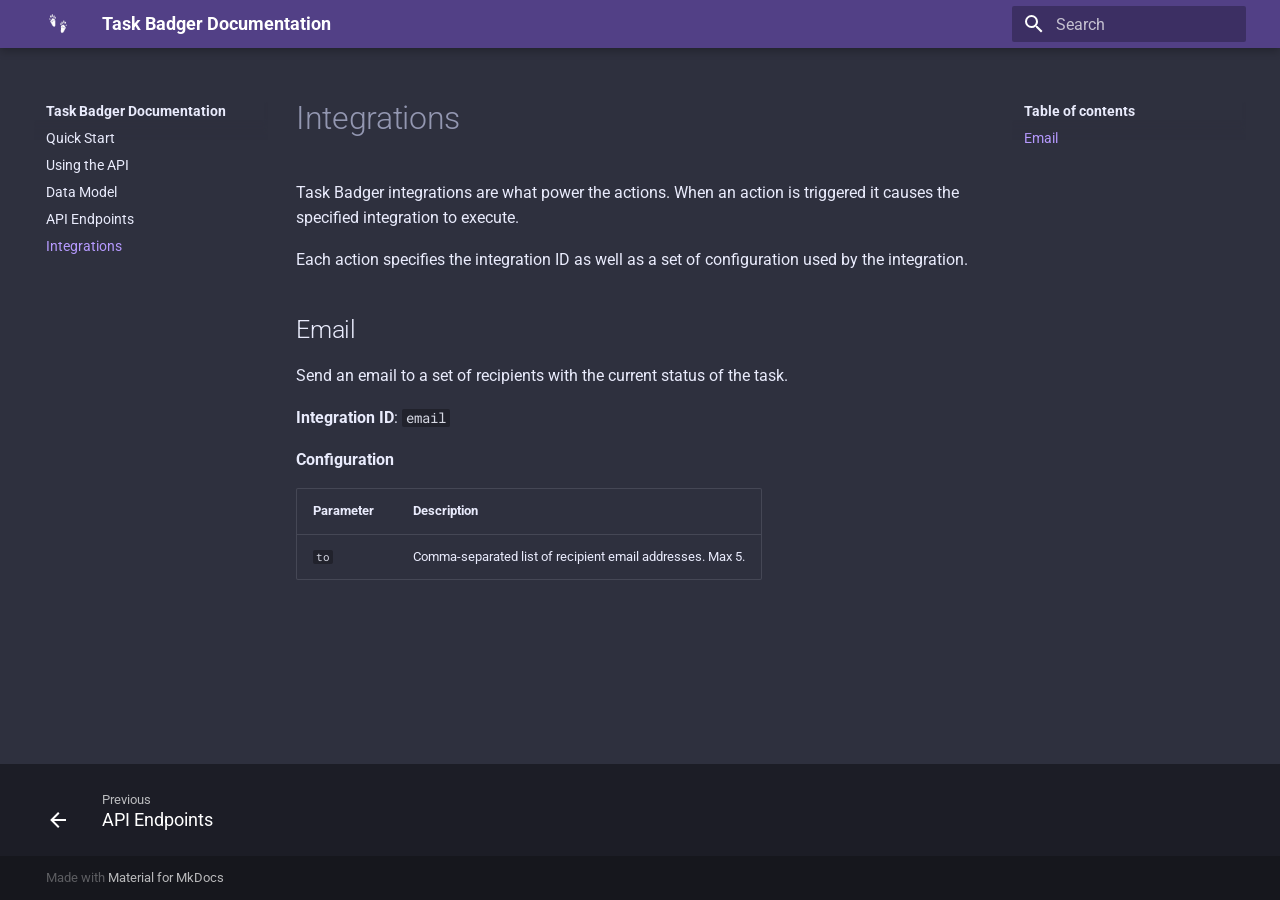
<file: integrations/index.html>
<!doctype html>
<html lang="en" class="no-js">
  <head>
    
      <meta charset="utf-8">
      <meta name="viewport" content="width=device-width,initial-scale=1">
      
      
      
      <link rel="icon" href="../assets/favicon.ico">
      <meta name="generator" content="mkdocs-1.4.2, mkdocs-material-8.5.10">
    
    
      
        <title>Integrations - Task Badger Documentation</title>
      
    
    
      <link rel="stylesheet" href="../assets/stylesheets/main.472b142f.min.css">
      
        
        <link rel="stylesheet" href="../assets/stylesheets/palette.08040f6c.min.css">
        
      
      

    
    
    
      
        
        
        <link rel="preconnect" href="https://fonts.gstatic.com" crossorigin>
        <link rel="stylesheet" href="https://fonts.googleapis.com/css?family=Roboto:300,300i,400,400i,700,700i%7CRoboto+Mono:400,400i,700,700i&display=fallback">
        <style>:root{--md-text-font:"Roboto";--md-code-font:"Roboto Mono"}</style>
      
    
    
      <link rel="stylesheet" href="../assets/css/extra.css">
    
    <script>__md_scope=new URL("..",location),__md_hash=e=>[...e].reduce((e,_)=>(e<<5)-e+_.charCodeAt(0),0),__md_get=(e,_=localStorage,t=__md_scope)=>JSON.parse(_.getItem(t.pathname+"."+e)),__md_set=(e,_,t=localStorage,a=__md_scope)=>{try{t.setItem(a.pathname+"."+e,JSON.stringify(_))}catch(e){}}</script>
    
      
  


  
  


  <script id="__analytics">function __md_analytics(){function n(){dataLayer.push(arguments)}window.dataLayer=window.dataLayer||[],n("js",new Date),n("config","G-018PZFQ3EE"),document.addEventListener("DOMContentLoaded",function(){document.forms.search&&document.forms.search.query.addEventListener("blur",function(){this.value&&n("event","search",{search_term:this.value})}),document$.subscribe(function(){var a=document.forms.feedback;if(void 0!==a)for(var e of a.querySelectorAll("[type=submit]"))e.addEventListener("click",function(e){e.preventDefault();var t=document.location.pathname,e=this.getAttribute("data-md-value");n("event","feedback",{page:t,data:e}),a.firstElementChild.disabled=!0;e=a.querySelector(".md-feedback__note [data-md-value='"+e+"']");e&&(e.hidden=!1)}),a.hidden=!1}),location$.subscribe(function(e){n("config","G-018PZFQ3EE",{page_path:e.pathname})})});var e=document.createElement("script");e.async=!0,e.src="https://www.googletagmanager.com/gtag/js?id=G-018PZFQ3EE",document.getElementById("__analytics").insertAdjacentElement("afterEnd",e)}</script>

  
    <script>"undefined"!=typeof __md_analytics&&__md_analytics()</script>
  

    
    
    
  </head>
  
  
    
    
    
    
    
    <body dir="ltr" data-md-color-scheme="slate" data-md-color-primary="" data-md-color-accent="">
  
    
    
    <input class="md-toggle" data-md-toggle="drawer" type="checkbox" id="__drawer" autocomplete="off">
    <input class="md-toggle" data-md-toggle="search" type="checkbox" id="__search" autocomplete="off">
    <label class="md-overlay" for="__drawer"></label>
    <div data-md-component="skip">
      
        
        <a href="#integrations" class="md-skip">
          Skip to content
        </a>
      
    </div>
    <div data-md-component="announce">
      
    </div>
    
    
      

<header class="md-header" data-md-component="header">
  <nav class="md-header__inner md-grid" aria-label="Header">
    <a href=".." title="Task Badger Documentation" class="md-header__button md-logo" aria-label="Task Badger Documentation" data-md-component="logo">
      
  <img src="../assets/logo_white.png" alt="logo">

    </a>
    <label class="md-header__button md-icon" for="__drawer">
      <svg xmlns="http://www.w3.org/2000/svg" viewBox="0 0 24 24"><path d="M3 6h18v2H3V6m0 5h18v2H3v-2m0 5h18v2H3v-2Z"/></svg>
    </label>
    <div class="md-header__title" data-md-component="header-title">
      <div class="md-header__ellipsis">
        <div class="md-header__topic">
          <span class="md-ellipsis">
            Task Badger Documentation
          </span>
        </div>
        <div class="md-header__topic" data-md-component="header-topic">
          <span class="md-ellipsis">
            
              Integrations
            
          </span>
        </div>
      </div>
    </div>
    
    
    
      <label class="md-header__button md-icon" for="__search">
        <svg xmlns="http://www.w3.org/2000/svg" viewBox="0 0 24 24"><path d="M9.5 3A6.5 6.5 0 0 1 16 9.5c0 1.61-.59 3.09-1.56 4.23l.27.27h.79l5 5-1.5 1.5-5-5v-.79l-.27-.27A6.516 6.516 0 0 1 9.5 16 6.5 6.5 0 0 1 3 9.5 6.5 6.5 0 0 1 9.5 3m0 2C7 5 5 7 5 9.5S7 14 9.5 14 14 12 14 9.5 12 5 9.5 5Z"/></svg>
      </label>
      <div class="md-search" data-md-component="search" role="dialog">
  <label class="md-search__overlay" for="__search"></label>
  <div class="md-search__inner" role="search">
    <form class="md-search__form" name="search">
      <input type="text" class="md-search__input" name="query" aria-label="Search" placeholder="Search" autocapitalize="off" autocorrect="off" autocomplete="off" spellcheck="false" data-md-component="search-query" required>
      <label class="md-search__icon md-icon" for="__search">
        <svg xmlns="http://www.w3.org/2000/svg" viewBox="0 0 24 24"><path d="M9.5 3A6.5 6.5 0 0 1 16 9.5c0 1.61-.59 3.09-1.56 4.23l.27.27h.79l5 5-1.5 1.5-5-5v-.79l-.27-.27A6.516 6.516 0 0 1 9.5 16 6.5 6.5 0 0 1 3 9.5 6.5 6.5 0 0 1 9.5 3m0 2C7 5 5 7 5 9.5S7 14 9.5 14 14 12 14 9.5 12 5 9.5 5Z"/></svg>
        <svg xmlns="http://www.w3.org/2000/svg" viewBox="0 0 24 24"><path d="M20 11v2H8l5.5 5.5-1.42 1.42L4.16 12l7.92-7.92L13.5 5.5 8 11h12Z"/></svg>
      </label>
      <nav class="md-search__options" aria-label="Search">
        
        <button type="reset" class="md-search__icon md-icon" title="Clear" aria-label="Clear" tabindex="-1">
          <svg xmlns="http://www.w3.org/2000/svg" viewBox="0 0 24 24"><path d="M19 6.41 17.59 5 12 10.59 6.41 5 5 6.41 10.59 12 5 17.59 6.41 19 12 13.41 17.59 19 19 17.59 13.41 12 19 6.41Z"/></svg>
        </button>
      </nav>
      
    </form>
    <div class="md-search__output">
      <div class="md-search__scrollwrap" data-md-scrollfix>
        <div class="md-search-result" data-md-component="search-result">
          <div class="md-search-result__meta">
            Initializing search
          </div>
          <ol class="md-search-result__list"></ol>
        </div>
      </div>
    </div>
  </div>
</div>
    
    
  </nav>
  
</header>
    
    <div class="md-container" data-md-component="container">
      
      
        
          
        
      
      <main class="md-main" data-md-component="main">
        <div class="md-main__inner md-grid">
          
            
              
              <div class="md-sidebar md-sidebar--primary" data-md-component="sidebar" data-md-type="navigation" >
                <div class="md-sidebar__scrollwrap">
                  <div class="md-sidebar__inner">
                    


<nav class="md-nav md-nav--primary" aria-label="Navigation" data-md-level="0">
  <label class="md-nav__title" for="__drawer">
    <a href=".." title="Task Badger Documentation" class="md-nav__button md-logo" aria-label="Task Badger Documentation" data-md-component="logo">
      
  <img src="../assets/logo_white.png" alt="logo">

    </a>
    Task Badger Documentation
  </label>
  
  <ul class="md-nav__list" data-md-scrollfix>
    
      
      
      

  
  
  
    <li class="md-nav__item">
      <a href=".." class="md-nav__link">
        Quick Start
      </a>
    </li>
  

    
      
      
      

  
  
  
    <li class="md-nav__item">
      <a href="../basics/" class="md-nav__link">
        Using the API
      </a>
    </li>
  

    
      
      
      

  
  
  
    <li class="md-nav__item">
      <a href="../data_model/" class="md-nav__link">
        Data Model
      </a>
    </li>
  

    
      
      
      

  
  
  
    <li class="md-nav__item">
      <a href="../api/" class="md-nav__link">
        API Endpoints
      </a>
    </li>
  

    
      
      
      

  
  
    
  
  
    <li class="md-nav__item md-nav__item--active">
      
      <input class="md-nav__toggle md-toggle" data-md-toggle="toc" type="checkbox" id="__toc">
      
      
        
      
      
        <label class="md-nav__link md-nav__link--active" for="__toc">
          Integrations
          <span class="md-nav__icon md-icon"></span>
        </label>
      
      <a href="./" class="md-nav__link md-nav__link--active">
        Integrations
      </a>
      
        

<nav class="md-nav md-nav--secondary" aria-label="Table of contents">
  
  
  
    
  
  
    <label class="md-nav__title" for="__toc">
      <span class="md-nav__icon md-icon"></span>
      Table of contents
    </label>
    <ul class="md-nav__list" data-md-component="toc" data-md-scrollfix>
      
        <li class="md-nav__item">
  <a href="#email" class="md-nav__link">
    Email
  </a>
  
</li>
      
    </ul>
  
</nav>
      
    </li>
  

    
  </ul>
</nav>
                  </div>
                </div>
              </div>
            
            
              
              <div class="md-sidebar md-sidebar--secondary" data-md-component="sidebar" data-md-type="toc" >
                <div class="md-sidebar__scrollwrap">
                  <div class="md-sidebar__inner">
                    

<nav class="md-nav md-nav--secondary" aria-label="Table of contents">
  
  
  
    
  
  
    <label class="md-nav__title" for="__toc">
      <span class="md-nav__icon md-icon"></span>
      Table of contents
    </label>
    <ul class="md-nav__list" data-md-component="toc" data-md-scrollfix>
      
        <li class="md-nav__item">
  <a href="#email" class="md-nav__link">
    Email
  </a>
  
</li>
      
    </ul>
  
</nav>
                  </div>
                </div>
              </div>
            
          
          
            <div class="md-content" data-md-component="content">
              <article class="md-content__inner md-typeset">
                
                  


<h1 id="integrations">Integrations</h1>
<p>Task Badger integrations are what power the actions. When an action is triggered it causes
the specified integration to execute.</p>
<p>Each action specifies the integration ID as well as a set of configuration used by the integration.</p>
<h2 id="email">Email</h2>
<p>Send an email to a set of recipients with the current status of the task.</p>
<p><strong>Integration ID</strong>: <code>email</code></p>
<p><strong>Configuration</strong></p>
<table>
<thead>
<tr>
<th>Parameter</th>
<th>Description</th>
</tr>
</thead>
<tbody>
<tr>
<td><code>to</code></td>
<td>Comma-separated list of recipient email addresses. Max 5.</td>
</tr>
</tbody>
</table>


  




                
              </article>
            </div>
          
          
  <script>var tabs=__md_get("__tabs");if(Array.isArray(tabs))e:for(var set of document.querySelectorAll(".tabbed-set")){var tab,labels=set.querySelector(".tabbed-labels");for(tab of tabs)for(var label of labels.getElementsByTagName("label"))if(label.innerText.trim()===tab){var input=document.getElementById(label.htmlFor);input.checked=!0;continue e}}</script>

        </div>
        
      </main>
      
        <footer class="md-footer">
  
    
    <nav class="md-footer__inner md-grid" aria-label="Footer" >
      
        
        <a href="../api/" class="md-footer__link md-footer__link--prev" aria-label="Previous: API Endpoints" rel="prev">
          <div class="md-footer__button md-icon">
            <svg xmlns="http://www.w3.org/2000/svg" viewBox="0 0 24 24"><path d="M20 11v2H8l5.5 5.5-1.42 1.42L4.16 12l7.92-7.92L13.5 5.5 8 11h12Z"/></svg>
          </div>
          <div class="md-footer__title">
            <div class="md-ellipsis">
              <span class="md-footer__direction">
                Previous
              </span>
              API Endpoints
            </div>
          </div>
        </a>
      
      
    </nav>
  
  <div class="md-footer-meta md-typeset">
    <div class="md-footer-meta__inner md-grid">
      <div class="md-copyright">
  
  
    Made with
    <a href="https://squidfunk.github.io/mkdocs-material/" target="_blank" rel="noopener">
      Material for MkDocs
    </a>
  
</div>
      
    </div>
  </div>
</footer>
      
    </div>
    <div class="md-dialog" data-md-component="dialog">
      <div class="md-dialog__inner md-typeset"></div>
    </div>
    
    <script id="__config" type="application/json">{"base": "..", "features": ["navigation.tracking", "content.code.annotate", "content.tabs.link"], "search": "../assets/javascripts/workers/search.16e2a7d4.min.js", "translations": {"clipboard.copied": "Copied to clipboard", "clipboard.copy": "Copy to clipboard", "search.config.lang": "en", "search.config.pipeline": "trimmer, stopWordFilter", "search.config.separator": "[\\s\\-]+", "search.placeholder": "Search", "search.result.more.one": "1 more on this page", "search.result.more.other": "# more on this page", "search.result.none": "No matching documents", "search.result.one": "1 matching document", "search.result.other": "# matching documents", "search.result.placeholder": "Type to start searching", "search.result.term.missing": "Missing", "select.version.title": "Select version"}}</script>
    
    
      <script src="../assets/javascripts/bundle.d6c3db9e.min.js"></script>
      
    
  </body>
</html>
</file>
<file: assets/css/extra.css>
:root > * {
  --md-primary-fg-color: rgba(140, 92, 248, 0.39);
  --md-primary-fg-color--light: rgba(140, 92, 248, 0.39);
  --md-primary-fg-color--dark:  rgba(140, 92, 248, 0.39);
  --md-typeset-a-color: rgb(182, 154, 255);
}
</file>
<file: assets/stylesheets/main.472b142f.min.css>
@charset "UTF-8";html{-webkit-text-size-adjust:none;-moz-text-size-adjust:none;-ms-text-size-adjust:none;text-size-adjust:none;box-sizing:border-box}*,:after,:before{box-sizing:inherit}@media (prefers-reduced-motion){*,:after,:before{transition:none!important}}body{margin:0}a,button,input,label{-webkit-tap-highlight-color:transparent}a{color:inherit;text-decoration:none}hr{border:0;box-sizing:initial;display:block;height:.05rem;overflow:visible;padding:0}small{font-size:80%}sub,sup{line-height:1em}img{border-style:none}table{border-collapse:initial;border-spacing:0}td,th{font-weight:400;vertical-align:top}button{background:transparent;border:0;font-family:inherit;font-size:inherit;margin:0;padding:0}input{border:0;outline:none}:root{--md-primary-fg-color:#4051b5;--md-primary-fg-color--light:#5d6cc0;--md-primary-fg-color--dark:#303fa1;--md-primary-bg-color:#fff;--md-primary-bg-color--light:hsla(0,0%,100%,.7);--md-accent-fg-color:#526cfe;--md-accent-fg-color--transparent:rgba(82,108,254,.1);--md-accent-bg-color:#fff;--md-accent-bg-color--light:hsla(0,0%,100%,.7)}:root,[data-md-color-scheme=default]{--md-default-fg-color:rgba(0,0,0,.87);--md-default-fg-color--light:rgba(0,0,0,.54);--md-default-fg-color--lighter:rgba(0,0,0,.32);--md-default-fg-color--lightest:rgba(0,0,0,.07);--md-default-bg-color:#fff;--md-default-bg-color--light:hsla(0,0%,100%,.7);--md-default-bg-color--lighter:hsla(0,0%,100%,.3);--md-default-bg-color--lightest:hsla(0,0%,100%,.12);--md-code-fg-color:#36464e;--md-code-bg-color:#f5f5f5;--md-code-hl-color:rgba(255,255,0,.5);--md-code-hl-number-color:#d52a2a;--md-code-hl-special-color:#db1457;--md-code-hl-function-color:#a846b9;--md-code-hl-constant-color:#6e59d9;--md-code-hl-keyword-color:#3f6ec6;--md-code-hl-string-color:#1c7d4d;--md-code-hl-name-color:var(--md-code-fg-color);--md-code-hl-operator-color:var(--md-default-fg-color--light);--md-code-hl-punctuation-color:var(--md-default-fg-color--light);--md-code-hl-comment-color:var(--md-default-fg-color--light);--md-code-hl-generic-color:var(--md-default-fg-color--light);--md-code-hl-variable-color:var(--md-default-fg-color--light);--md-typeset-color:var(--md-default-fg-color);--md-typeset-a-color:var(--md-primary-fg-color);--md-typeset-mark-color:rgba(255,255,0,.5);--md-typeset-del-color:rgba(245,80,61,.15);--md-typeset-ins-color:rgba(11,213,112,.15);--md-typeset-kbd-color:#fafafa;--md-typeset-kbd-accent-color:#fff;--md-typeset-kbd-border-color:#b8b8b8;--md-typeset-table-color:rgba(0,0,0,.12);--md-admonition-fg-color:var(--md-default-fg-color);--md-admonition-bg-color:var(--md-default-bg-color);--md-footer-fg-color:#fff;--md-footer-fg-color--light:hsla(0,0%,100%,.7);--md-footer-fg-color--lighter:hsla(0,0%,100%,.3);--md-footer-bg-color:rgba(0,0,0,.87);--md-footer-bg-color--dark:rgba(0,0,0,.32);--md-shadow-z1:0 0.2rem 0.5rem rgba(0,0,0,.05),0 0 0.05rem rgba(0,0,0,.1);--md-shadow-z2:0 0.2rem 0.5rem rgba(0,0,0,.1),0 0 0.05rem rgba(0,0,0,.25);--md-shadow-z3:0 0.2rem 0.5rem rgba(0,0,0,.2),0 0 0.05rem rgba(0,0,0,.35)}.md-icon svg{fill:currentcolor;display:block;height:1.2rem;width:1.2rem}body{-webkit-font-smoothing:antialiased;-moz-osx-font-smoothing:grayscale;--md-text-font-family:var(--md-text-font,_),-apple-system,BlinkMacSystemFont,Helvetica,Arial,sans-serif;--md-code-font-family:var(--md-code-font,_),SFMono-Regular,Consolas,Menlo,monospace}body,input{font-feature-settings:"kern","liga";font-family:var(--md-text-font-family)}body,code,input,kbd,pre{color:var(--md-typeset-color)}code,kbd,pre{font-feature-settings:"kern";font-family:var(--md-code-font-family)}:root{--md-typeset-table-sort-icon:url('data:image/svg+xml;charset=utf-8,<svg xmlns="http://www.w3.org/2000/svg" viewBox="0 0 24 24"><path d="m18 21-4-4h3V7h-3l4-4 4 4h-3v10h3M2 19v-2h10v2M2 13v-2h7v2M2 7V5h4v2H2Z"/></svg>');--md-typeset-table-sort-icon--asc:url('data:image/svg+xml;charset=utf-8,<svg xmlns="http://www.w3.org/2000/svg" viewBox="0 0 24 24"><path d="M19 17h3l-4 4-4-4h3V3h2M2 17h10v2H2M6 5v2H2V5m0 6h7v2H2v-2Z"/></svg>');--md-typeset-table-sort-icon--desc:url('data:image/svg+xml;charset=utf-8,<svg xmlns="http://www.w3.org/2000/svg" viewBox="0 0 24 24"><path d="M19 7h3l-4-4-4 4h3v14h2M2 17h10v2H2M6 5v2H2V5m0 6h7v2H2v-2Z"/></svg>')}.md-typeset{-webkit-print-color-adjust:exact;color-adjust:exact;font-size:.8rem;line-height:1.6}@media print{.md-typeset{font-size:.68rem}}.md-typeset blockquote,.md-typeset dl,.md-typeset figure,.md-typeset ol,.md-typeset pre,.md-typeset ul{margin-bottom:1em;margin-top:1em}.md-typeset h1{color:var(--md-default-fg-color--light);font-size:2em;line-height:1.3;margin:0 0 1.25em}.md-typeset h1,.md-typeset h2{font-weight:300;letter-spacing:-.01em}.md-typeset h2{font-size:1.5625em;line-height:1.4;margin:1.6em 0 .64em}.md-typeset h3{font-size:1.25em;font-weight:400;letter-spacing:-.01em;line-height:1.5;margin:1.6em 0 .8em}.md-typeset h2+h3{margin-top:.8em}.md-typeset h4{font-weight:700;letter-spacing:-.01em;margin:1em 0}.md-typeset h5,.md-typeset h6{color:var(--md-default-fg-color--light);font-size:.8em;font-weight:700;letter-spacing:-.01em;margin:1.25em 0}.md-typeset h5{text-transform:uppercase}.md-typeset hr{border-bottom:.05rem solid var(--md-default-fg-color--lightest);display:flow-root;margin:1.5em 0}.md-typeset a{color:var(--md-typeset-a-color);word-break:break-word}.md-typeset a,.md-typeset a:before{transition:color 125ms}.md-typeset a:focus,.md-typeset a:hover{color:var(--md-accent-fg-color)}.md-typeset a:focus code,.md-typeset a:hover code{background-color:var(--md-accent-fg-color--transparent)}.md-typeset a code{color:currentcolor;transition:background-color 125ms}.md-typeset a.focus-visible{outline-color:var(--md-accent-fg-color);outline-offset:.2rem}.md-typeset code,.md-typeset kbd,.md-typeset pre{color:var(--md-code-fg-color);direction:ltr;font-variant-ligatures:none}@media print{.md-typeset code,.md-typeset kbd,.md-typeset pre{white-space:pre-wrap}}.md-typeset code{background-color:var(--md-code-bg-color);border-radius:.1rem;-webkit-box-decoration-break:clone;box-decoration-break:clone;font-size:.85em;padding:0 .2941176471em;word-break:break-word}.md-typeset code:not(.focus-visible){-webkit-tap-highlight-color:transparent;outline:none}.md-typeset pre{display:flow-root;line-height:1.4;position:relative}.md-typeset pre>code{-webkit-box-decoration-break:slice;box-decoration-break:slice;box-shadow:none;display:block;margin:0;outline-color:var(--md-accent-fg-color);overflow:auto;padding:.7720588235em 1.1764705882em;scrollbar-color:var(--md-default-fg-color--lighter) transparent;scrollbar-width:thin;touch-action:auto;word-break:normal}.md-typeset pre>code:hover{scrollbar-color:var(--md-accent-fg-color) transparent}.md-typeset pre>code::-webkit-scrollbar{height:.2rem;width:.2rem}.md-typeset pre>code::-webkit-scrollbar-thumb{background-color:var(--md-default-fg-color--lighter)}.md-typeset pre>code::-webkit-scrollbar-thumb:hover{background-color:var(--md-accent-fg-color)}.md-typeset kbd{background-color:var(--md-typeset-kbd-color);border-radius:.1rem;box-shadow:0 .1rem 0 .05rem var(--md-typeset-kbd-border-color),0 .1rem 0 var(--md-typeset-kbd-border-color),0 -.1rem .2rem var(--md-typeset-kbd-accent-color) inset;color:var(--md-default-fg-color);display:inline-block;font-size:.75em;padding:0 .6666666667em;vertical-align:text-top;word-break:break-word}.md-typeset mark{background-color:var(--md-typeset-mark-color);-webkit-box-decoration-break:clone;box-decoration-break:clone;color:inherit;word-break:break-word}.md-typeset abbr{border-bottom:.05rem dotted var(--md-default-fg-color--light);cursor:help;text-decoration:none}@media (hover:none){.md-typeset abbr{position:relative}.md-typeset abbr[title]:-webkit-any(:focus,:hover):after{background-color:var(--md-default-fg-color);border-radius:.1rem;box-shadow:var(--md-shadow-z3);color:var(--md-default-bg-color);content:attr(title);display:inline-block;font-size:.7rem;margin-top:2em;max-width:80%;min-width:-webkit-max-content;min-width:max-content;padding:.2rem .3rem;position:absolute;width:auto}.md-typeset abbr[title]:-moz-any(:focus,:hover):after{background-color:var(--md-default-fg-color);border-radius:.1rem;box-shadow:var(--md-shadow-z3);color:var(--md-default-bg-color);content:attr(title);display:inline-block;font-size:.7rem;margin-top:2em;max-width:80%;min-width:-moz-max-content;min-width:max-content;padding:.2rem .3rem;position:absolute;width:auto}[dir=ltr] .md-typeset abbr[title]:-webkit-any(:focus,:hover):after{left:0}[dir=ltr] .md-typeset abbr[title]:-moz-any(:focus,:hover):after{left:0}[dir=ltr] .md-typeset abbr[title]:is(:focus,:hover):after{left:0}[dir=rtl] .md-typeset abbr[title]:-webkit-any(:focus,:hover):after{right:0}[dir=rtl] .md-typeset abbr[title]:-moz-any(:focus,:hover):after{right:0}[dir=rtl] .md-typeset abbr[title]:is(:focus,:hover):after{right:0}.md-typeset abbr[title]:is(:focus,:hover):after{background-color:var(--md-default-fg-color);border-radius:.1rem;box-shadow:var(--md-shadow-z3);color:var(--md-default-bg-color);content:attr(title);display:inline-block;font-size:.7rem;margin-top:2em;max-width:80%;min-width:-webkit-max-content;min-width:-moz-max-content;min-width:max-content;padding:.2rem .3rem;position:absolute;width:auto}}.md-typeset small{opacity:.75}[dir=ltr] .md-typeset sub,[dir=ltr] .md-typeset sup{margin-left:.078125em}[dir=rtl] .md-typeset sub,[dir=rtl] .md-typeset sup{margin-right:.078125em}[dir=ltr] .md-typeset blockquote{padding-left:.6rem}[dir=rtl] .md-typeset blockquote{padding-right:.6rem}[dir=ltr] .md-typeset blockquote{border-left:.2rem solid var(--md-default-fg-color--lighter)}[dir=rtl] .md-typeset blockquote{border-right:.2rem solid var(--md-default-fg-color--lighter)}.md-typeset blockquote{color:var(--md-default-fg-color--light);margin-left:0;margin-right:0}.md-typeset ul{list-style-type:disc}[dir=ltr] .md-typeset ol,[dir=ltr] .md-typeset ul{margin-left:.625em}[dir=rtl] .md-typeset ol,[dir=rtl] .md-typeset ul{margin-right:.625em}.md-typeset ol,.md-typeset ul{padding:0}.md-typeset ol:not([hidden]),.md-typeset ul:not([hidden]){display:flow-root}.md-typeset ol ol,.md-typeset ul ol{list-style-type:lower-alpha}.md-typeset ol ol ol,.md-typeset ul ol ol{list-style-type:lower-roman}[dir=ltr] .md-typeset ol li,[dir=ltr] .md-typeset ul li{margin-left:1.25em}[dir=rtl] .md-typeset ol li,[dir=rtl] .md-typeset ul li{margin-right:1.25em}.md-typeset ol li,.md-typeset ul li{margin-bottom:.5em}.md-typeset ol li blockquote,.md-typeset ol li p,.md-typeset ul li blockquote,.md-typeset ul li p{margin:.5em 0}.md-typeset ol li:last-child,.md-typeset ul li:last-child{margin-bottom:0}.md-typeset ol li :-webkit-any(ul,ol),.md-typeset ul li :-webkit-any(ul,ol){margin-bottom:.5em;margin-top:.5em}.md-typeset ol li :-moz-any(ul,ol),.md-typeset ul li :-moz-any(ul,ol){margin-bottom:.5em;margin-top:.5em}[dir=ltr] .md-typeset ol li :-webkit-any(ul,ol),[dir=ltr] .md-typeset ul li :-webkit-any(ul,ol){margin-left:.625em}[dir=ltr] .md-typeset ol li :-moz-any(ul,ol),[dir=ltr] .md-typeset ul li :-moz-any(ul,ol){margin-left:.625em}[dir=ltr] .md-typeset ol li :is(ul,ol),[dir=ltr] .md-typeset ul li :is(ul,ol){margin-left:.625em}[dir=rtl] .md-typeset ol li :-webkit-any(ul,ol),[dir=rtl] .md-typeset ul li :-webkit-any(ul,ol){margin-right:.625em}[dir=rtl] .md-typeset ol li :-moz-any(ul,ol),[dir=rtl] .md-typeset ul li :-moz-any(ul,ol){margin-right:.625em}[dir=rtl] .md-typeset ol li :is(ul,ol),[dir=rtl] .md-typeset ul li :is(ul,ol){margin-right:.625em}.md-typeset ol li :is(ul,ol),.md-typeset ul li :is(ul,ol){margin-bottom:.5em;margin-top:.5em}[dir=ltr] .md-typeset dd{margin-left:1.875em}[dir=rtl] .md-typeset dd{margin-right:1.875em}.md-typeset dd{margin-bottom:1.5em;margin-top:1em}.md-typeset img,.md-typeset svg,.md-typeset video{height:auto;max-width:100%}.md-typeset img[align=left]{margin:1em 1em 1em 0}.md-typeset img[align=right]{margin:1em 0 1em 1em}.md-typeset img[align]:only-child{margin-top:0}.md-typeset img[src$="#gh-dark-mode-only"],.md-typeset img[src$="#only-dark"]{display:none}.md-typeset figure{display:flow-root;margin:1em auto;max-width:100%;text-align:center;width:-webkit-fit-content;width:-moz-fit-content;width:fit-content}.md-typeset figure img{display:block}.md-typeset figcaption{font-style:italic;margin:1em auto;max-width:24rem}.md-typeset iframe{max-width:100%}.md-typeset table:not([class]){background-color:var(--md-default-bg-color);border:.05rem solid var(--md-typeset-table-color);border-radius:.1rem;display:inline-block;font-size:.64rem;max-width:100%;overflow:auto;touch-action:auto}@media print{.md-typeset table:not([class]){display:table}}.md-typeset table:not([class])+*{margin-top:1.5em}.md-typeset table:not([class]) :-webkit-any(th,td)>:first-child{margin-top:0}.md-typeset table:not([class]) :-moz-any(th,td)>:first-child{margin-top:0}.md-typeset table:not([class]) :is(th,td)>:first-child{margin-top:0}.md-typeset table:not([class]) :-webkit-any(th,td)>:last-child{margin-bottom:0}.md-typeset table:not([class]) :-moz-any(th,td)>:last-child{margin-bottom:0}.md-typeset table:not([class]) :is(th,td)>:last-child{margin-bottom:0}.md-typeset table:not([class]) :-webkit-any(th,td):not([align]){text-align:left}.md-typeset table:not([class]) :-moz-any(th,td):not([align]){text-align:left}.md-typeset table:not([class]) :is(th,td):not([align]){text-align:left}[dir=rtl] .md-typeset table:not([class]) :-webkit-any(th,td):not([align]){text-align:right}[dir=rtl] .md-typeset table:not([class]) :-moz-any(th,td):not([align]){text-align:right}[dir=rtl] .md-typeset table:not([class]) :is(th,td):not([align]){text-align:right}.md-typeset table:not([class]) th{font-weight:700;min-width:5rem;padding:.9375em 1.25em;vertical-align:top}.md-typeset table:not([class]) td{border-top:.05rem solid var(--md-typeset-table-color);padding:.9375em 1.25em;vertical-align:top}.md-typeset table:not([class]) tbody tr{transition:background-color 125ms}.md-typeset table:not([class]) tbody tr:hover{background-color:rgba(0,0,0,.035);box-shadow:0 .05rem 0 var(--md-default-bg-color) inset}.md-typeset table:not([class]) a{word-break:normal}.md-typeset table th[role=columnheader]{cursor:pointer}[dir=ltr] .md-typeset table th[role=columnheader]:after{margin-left:.5em}[dir=rtl] .md-typeset table th[role=columnheader]:after{margin-right:.5em}.md-typeset table th[role=columnheader]:after{content:"";display:inline-block;height:1.2em;-webkit-mask-image:var(--md-typeset-table-sort-icon);mask-image:var(--md-typeset-table-sort-icon);-webkit-mask-repeat:no-repeat;mask-repeat:no-repeat;-webkit-mask-size:contain;mask-size:contain;transition:background-color 125ms;vertical-align:text-bottom;width:1.2em}.md-typeset table th[role=columnheader]:hover:after{background-color:var(--md-default-fg-color--lighter)}.md-typeset table th[role=columnheader][aria-sort=ascending]:after{background-color:var(--md-default-fg-color--light);-webkit-mask-image:var(--md-typeset-table-sort-icon--asc);mask-image:var(--md-typeset-table-sort-icon--asc)}.md-typeset table th[role=columnheader][aria-sort=descending]:after{background-color:var(--md-default-fg-color--light);-webkit-mask-image:var(--md-typeset-table-sort-icon--desc);mask-image:var(--md-typeset-table-sort-icon--desc)}.md-typeset__scrollwrap{margin:1em -.8rem;overflow-x:auto;touch-action:auto}.md-typeset__table{display:inline-block;margin-bottom:.5em;padding:0 .8rem}@media print{.md-typeset__table{display:block}}html .md-typeset__table table{display:table;margin:0;overflow:hidden;width:100%}@media screen and (max-width:44.9375em){.md-content__inner>pre{margin:1em -.8rem}.md-content__inner>pre code{border-radius:0}}.md-banner{background-color:var(--md-footer-bg-color);color:var(--md-footer-fg-color);overflow:auto}@media print{.md-banner{display:none}}.md-banner--warning{background:var(--md-typeset-mark-color);color:var(--md-default-fg-color)}.md-banner__inner{font-size:.7rem;margin:.6rem auto;padding:0 .8rem}[dir=ltr] .md-banner__button{float:right}[dir=rtl] .md-banner__button{float:left}.md-banner__button{color:inherit;cursor:pointer;transition:opacity .25s}.md-banner__button:hover{opacity:.7}html{font-size:125%;height:100%;overflow-x:hidden}@media screen and (min-width:100em){html{font-size:137.5%}}@media screen and (min-width:125em){html{font-size:150%}}body{background-color:var(--md-default-bg-color);display:flex;flex-direction:column;font-size:.5rem;min-height:100%;position:relative;width:100%}@media print{body{display:block}}@media screen and (max-width:59.9375em){body[data-md-scrolllock]{position:fixed}}.md-grid{margin-left:auto;margin-right:auto;max-width:61rem}.md-container{display:flex;flex-direction:column;flex-grow:1}@media print{.md-container{display:block}}.md-main{flex-grow:1}.md-main__inner{display:flex;height:100%;margin-top:1.5rem}.md-ellipsis{overflow:hidden;text-overflow:ellipsis;white-space:nowrap}.md-toggle{display:none}.md-option{height:0;opacity:0;position:absolute;width:0}.md-option:checked+label:not([hidden]){display:block}.md-option.focus-visible+label{outline-color:var(--md-accent-fg-color);outline-style:auto}.md-skip{background-color:var(--md-default-fg-color);border-radius:.1rem;color:var(--md-default-bg-color);font-size:.64rem;margin:.5rem;opacity:0;outline-color:var(--md-accent-fg-color);padding:.3rem .5rem;position:fixed;transform:translateY(.4rem);z-index:-1}.md-skip:focus{opacity:1;transform:translateY(0);transition:transform .25s cubic-bezier(.4,0,.2,1),opacity 175ms 75ms;z-index:10}@page{margin:25mm}:root{--md-clipboard-icon:url('data:image/svg+xml;charset=utf-8,<svg xmlns="http://www.w3.org/2000/svg" viewBox="0 0 24 24"><path d="M19 21H8V7h11m0-2H8a2 2 0 0 0-2 2v14a2 2 0 0 0 2 2h11a2 2 0 0 0 2-2V7a2 2 0 0 0-2-2m-3-4H4a2 2 0 0 0-2 2v14h2V3h12V1Z"/></svg>')}.md-clipboard{border-radius:.1rem;color:var(--md-default-fg-color--lightest);cursor:pointer;height:1.5em;outline-color:var(--md-accent-fg-color);outline-offset:.1rem;position:absolute;right:.5em;top:.5em;transition:color .25s;width:1.5em;z-index:1}@media print{.md-clipboard{display:none}}.md-clipboard:not(.focus-visible){-webkit-tap-highlight-color:transparent;outline:none}:hover>.md-clipboard{color:var(--md-default-fg-color--light)}.md-clipboard:-webkit-any(:focus,:hover){color:var(--md-accent-fg-color)}.md-clipboard:-moz-any(:focus,:hover){color:var(--md-accent-fg-color)}.md-clipboard:is(:focus,:hover){color:var(--md-accent-fg-color)}.md-clipboard:after{background-color:currentcolor;content:"";display:block;height:1.125em;margin:0 auto;-webkit-mask-image:var(--md-clipboard-icon);mask-image:var(--md-clipboard-icon);-webkit-mask-position:center;mask-position:center;-webkit-mask-repeat:no-repeat;mask-repeat:no-repeat;-webkit-mask-size:contain;mask-size:contain;width:1.125em}.md-clipboard--inline{cursor:pointer}.md-clipboard--inline code{transition:color .25s,background-color .25s}.md-clipboard--inline:-webkit-any(:focus,:hover) code{background-color:var(--md-accent-fg-color--transparent);color:var(--md-accent-fg-color)}.md-clipboard--inline:-moz-any(:focus,:hover) code{background-color:var(--md-accent-fg-color--transparent);color:var(--md-accent-fg-color)}.md-clipboard--inline:is(:focus,:hover) code{background-color:var(--md-accent-fg-color--transparent);color:var(--md-accent-fg-color)}@keyframes consent{0%{opacity:0;transform:translateY(100%)}to{opacity:1;transform:translateY(0)}}@keyframes overlay{0%{opacity:0}to{opacity:1}}.md-consent__overlay{animation:overlay .25s both;-webkit-backdrop-filter:blur(.1rem);backdrop-filter:blur(.1rem);background-color:rgba(0,0,0,.54);height:100%;opacity:1;position:fixed;top:0;width:100%;z-index:5}.md-consent__inner{animation:consent .5s cubic-bezier(.1,.7,.1,1) both;background-color:var(--md-default-bg-color);border:0;border-radius:.1rem;bottom:0;box-shadow:0 0 .2rem rgba(0,0,0,.1),0 .2rem .4rem rgba(0,0,0,.2);max-height:100%;overflow:auto;padding:0;position:fixed;width:100%;z-index:5}.md-consent__form{padding:.8rem}.md-consent__settings{display:none;margin:1em 0}input:checked+.md-consent__settings{display:block}.md-consent__controls{margin-bottom:.8rem}.md-typeset .md-consent__controls .md-button{display:inline}@media screen and (max-width:44.9375em){.md-typeset .md-consent__controls .md-button{display:block;margin-top:.4rem;text-align:center;width:100%}}.md-consent label{cursor:pointer}.md-content{flex-grow:1;min-width:0}.md-content__inner{margin:0 .8rem 1.2rem;padding-top:.6rem}@media screen and (min-width:76.25em){[dir=ltr] .md-sidebar--primary:not([hidden])~.md-content>.md-content__inner{margin-left:1.2rem}[dir=ltr] .md-sidebar--secondary:not([hidden])~.md-content>.md-content__inner,[dir=rtl] .md-sidebar--primary:not([hidden])~.md-content>.md-content__inner{margin-right:1.2rem}[dir=rtl] .md-sidebar--secondary:not([hidden])~.md-content>.md-content__inner{margin-left:1.2rem}}.md-content__inner:before{content:"";display:block;height:.4rem}.md-content__inner>:last-child{margin-bottom:0}[dir=ltr] .md-content__button{float:right}[dir=rtl] .md-content__button{float:left}[dir=ltr] .md-content__button{margin-left:.4rem}[dir=rtl] .md-content__button{margin-right:.4rem}.md-content__button{margin:.4rem 0;padding:0}@media print{.md-content__button{display:none}}.md-typeset .md-content__button{color:var(--md-default-fg-color--lighter)}.md-content__button svg{display:inline;vertical-align:top}[dir=rtl] .md-content__button svg{transform:scaleX(-1)}[dir=ltr] .md-dialog{right:.8rem}[dir=rtl] .md-dialog{left:.8rem}.md-dialog{background-color:var(--md-default-fg-color);border-radius:.1rem;bottom:.8rem;box-shadow:var(--md-shadow-z3);min-width:11.1rem;opacity:0;padding:.4rem .6rem;pointer-events:none;position:fixed;transform:translateY(100%);transition:transform 0ms .4s,opacity .4s;z-index:4}@media print{.md-dialog{display:none}}.md-dialog--active{opacity:1;pointer-events:auto;transform:translateY(0);transition:transform .4s cubic-bezier(.075,.85,.175,1),opacity .4s}.md-dialog__inner{color:var(--md-default-bg-color);font-size:.7rem}.md-feedback{margin:2em 0 1em;text-align:center}.md-feedback fieldset{border:none;margin:0;padding:0}.md-feedback__title{font-weight:700;margin:1em auto}.md-feedback__inner{position:relative}.md-feedback__list{align-content:baseline;display:flex;flex-wrap:wrap;justify-content:center;position:relative}.md-feedback__list:hover .md-icon:not(:disabled){color:var(--md-default-fg-color--lighter)}:disabled .md-feedback__list{min-height:1.8rem}.md-feedback__icon{color:var(--md-default-fg-color--light);cursor:pointer;flex-shrink:0;margin:0 .1rem;transition:color 125ms}.md-feedback__icon:not(:disabled).md-icon:hover{color:var(--md-accent-fg-color)}.md-feedback__icon:disabled{color:var(--md-default-fg-color--lightest);pointer-events:none}.md-feedback__note{opacity:0;position:relative;transform:translateY(.4rem);transition:transform .4s cubic-bezier(.1,.7,.1,1),opacity .15s}.md-feedback__note>*{margin:0 auto;max-width:16rem}:disabled .md-feedback__note{opacity:1;transform:translateY(0)}.md-footer{background-color:var(--md-footer-bg-color);color:var(--md-footer-fg-color)}@media print{.md-footer{display:none}}.md-footer__inner{justify-content:space-between;overflow:auto;padding:.2rem}.md-footer__inner:not([hidden]){display:flex}.md-footer__link{display:flex;flex-grow:0.01;outline-color:var(--md-accent-fg-color);overflow:hidden;padding-bottom:.4rem;padding-top:1.4rem;transition:opacity .25s}.md-footer__link:-webkit-any(:focus,:hover){opacity:.7}.md-footer__link:-moz-any(:focus,:hover){opacity:.7}.md-footer__link:is(:focus,:hover){opacity:.7}[dir=rtl] .md-footer__link svg{transform:scaleX(-1)}@media screen and (max-width:44.9375em){.md-footer__link--prev .md-footer__title{display:none}}[dir=ltr] .md-footer__link--next{margin-left:auto}[dir=rtl] .md-footer__link--next{margin-right:auto}.md-footer__link--next{text-align:right}[dir=rtl] .md-footer__link--next{text-align:left}.md-footer__title{flex-grow:1;font-size:.9rem;line-height:2.4rem;max-width:calc(100% - 2.4rem);padding:0 1rem;position:relative;white-space:nowrap}.md-footer__button{margin:.2rem;padding:.4rem}.md-footer__direction{font-size:.64rem;left:0;margin-top:-1rem;opacity:.7;padding:0 1rem;position:absolute;right:0}.md-footer-meta{background-color:var(--md-footer-bg-color--dark)}.md-footer-meta__inner{display:flex;flex-wrap:wrap;justify-content:space-between;padding:.2rem}html .md-footer-meta.md-typeset a{color:var(--md-footer-fg-color--light)}html .md-footer-meta.md-typeset a:-webkit-any(:focus,:hover){color:var(--md-footer-fg-color)}html .md-footer-meta.md-typeset a:-moz-any(:focus,:hover){color:var(--md-footer-fg-color)}html .md-footer-meta.md-typeset a:is(:focus,:hover){color:var(--md-footer-fg-color)}.md-copyright{color:var(--md-footer-fg-color--lighter);font-size:.64rem;margin:auto .6rem;padding:.4rem 0;width:100%}@media screen and (min-width:45em){.md-copyright{width:auto}}.md-copyright__highlight{color:var(--md-footer-fg-color--light)}.md-social{margin:0 .4rem;padding:.2rem 0 .6rem}@media screen and (min-width:45em){.md-social{padding:.6rem 0}}.md-social__link{display:inline-block;height:1.6rem;text-align:center;width:1.6rem}.md-social__link:before{line-height:1.9}.md-social__link svg{fill:currentcolor;max-height:.8rem;vertical-align:-25%}.md-typeset .md-button{border:.1rem solid;border-radius:.1rem;color:var(--md-primary-fg-color);cursor:pointer;display:inline-block;font-weight:700;padding:.625em 2em;transition:color 125ms,background-color 125ms,border-color 125ms}.md-typeset .md-button--primary{background-color:var(--md-primary-fg-color);border-color:var(--md-primary-fg-color);color:var(--md-primary-bg-color)}.md-typeset .md-button:-webkit-any(:focus,:hover){background-color:var(--md-accent-fg-color);border-color:var(--md-accent-fg-color);color:var(--md-accent-bg-color)}.md-typeset .md-button:-moz-any(:focus,:hover){background-color:var(--md-accent-fg-color);border-color:var(--md-accent-fg-color);color:var(--md-accent-bg-color)}.md-typeset .md-button:is(:focus,:hover){background-color:var(--md-accent-fg-color);border-color:var(--md-accent-fg-color);color:var(--md-accent-bg-color)}[dir=ltr] .md-typeset .md-input{border-top-left-radius:.1rem}[dir=ltr] .md-typeset .md-input,[dir=rtl] .md-typeset .md-input{border-top-right-radius:.1rem}[dir=rtl] .md-typeset .md-input{border-top-left-radius:.1rem}.md-typeset .md-input{border-bottom:.1rem solid var(--md-default-fg-color--lighter);box-shadow:var(--md-shadow-z1);font-size:.8rem;height:1.8rem;padding:0 .6rem;transition:border .25s,box-shadow .25s}.md-typeset .md-input:-webkit-any(:focus,:hover){border-bottom-color:var(--md-accent-fg-color);box-shadow:var(--md-shadow-z2)}.md-typeset .md-input:-moz-any(:focus,:hover){border-bottom-color:var(--md-accent-fg-color);box-shadow:var(--md-shadow-z2)}.md-typeset .md-input:is(:focus,:hover){border-bottom-color:var(--md-accent-fg-color);box-shadow:var(--md-shadow-z2)}.md-typeset .md-input--stretch{width:100%}.md-header{background-color:var(--md-primary-fg-color);box-shadow:0 0 .2rem transparent,0 .2rem .4rem transparent;color:var(--md-primary-bg-color);display:block;left:0;position:-webkit-sticky;position:sticky;right:0;top:0;z-index:4}@media print{.md-header{display:none}}.md-header[hidden]{transform:translateY(-100%);transition:transform .25s cubic-bezier(.8,0,.6,1),box-shadow .25s}.md-header--shadow{box-shadow:0 0 .2rem rgba(0,0,0,.1),0 .2rem .4rem rgba(0,0,0,.2);transition:transform .25s cubic-bezier(.1,.7,.1,1),box-shadow .25s}.md-header__inner{align-items:center;display:flex;padding:0 .2rem}.md-header__button{color:currentcolor;cursor:pointer;margin:.2rem;outline-color:var(--md-accent-fg-color);padding:.4rem;position:relative;transition:opacity .25s;vertical-align:middle;z-index:1}.md-header__button:hover{opacity:.7}.md-header__button:not([hidden]){display:inline-block}.md-header__button:not(.focus-visible){-webkit-tap-highlight-color:transparent;outline:none}.md-header__button.md-logo{margin:.2rem;padding:.4rem}@media screen and (max-width:76.1875em){.md-header__button.md-logo{display:none}}.md-header__button.md-logo :-webkit-any(img,svg){fill:currentcolor;display:block;height:1.2rem;width:auto}.md-header__button.md-logo :-moz-any(img,svg){fill:currentcolor;display:block;height:1.2rem;width:auto}.md-header__button.md-logo :is(img,svg){fill:currentcolor;display:block;height:1.2rem;width:auto}@media screen and (min-width:60em){.md-header__button[for=__search]{display:none}}.no-js .md-header__button[for=__search]{display:none}[dir=rtl] .md-header__button[for=__search] svg{transform:scaleX(-1)}@media screen and (min-width:76.25em){.md-header__button[for=__drawer]{display:none}}.md-header__topic{display:flex;max-width:100%;position:absolute;transition:transform .4s cubic-bezier(.1,.7,.1,1),opacity .15s;white-space:nowrap}.md-header__topic+.md-header__topic{opacity:0;pointer-events:none;transform:translateX(1.25rem);transition:transform .4s cubic-bezier(1,.7,.1,.1),opacity .15s;z-index:-1}[dir=rtl] .md-header__topic+.md-header__topic{transform:translateX(-1.25rem)}.md-header__topic:first-child{font-weight:700}[dir=ltr] .md-header__title{margin-right:.4rem}[dir=rtl] .md-header__title{margin-left:.4rem}[dir=ltr] .md-header__title{margin-left:1rem}[dir=rtl] .md-header__title{margin-right:1rem}.md-header__title{flex-grow:1;font-size:.9rem;height:2.4rem;line-height:2.4rem}.md-header__title--active .md-header__topic{opacity:0;pointer-events:none;transform:translateX(-1.25rem);transition:transform .4s cubic-bezier(1,.7,.1,.1),opacity .15s;z-index:-1}[dir=rtl] .md-header__title--active .md-header__topic{transform:translateX(1.25rem)}.md-header__title--active .md-header__topic+.md-header__topic{opacity:1;pointer-events:auto;transform:translateX(0);transition:transform .4s cubic-bezier(.1,.7,.1,1),opacity .15s;z-index:0}.md-header__title>.md-header__ellipsis{height:100%;position:relative;width:100%}.md-header__option{display:flex;flex-shrink:0;max-width:100%;transition:max-width 0ms .25s,opacity .25s .25s;white-space:nowrap}[data-md-toggle=search]:checked~.md-header .md-header__option{max-width:0;opacity:0;transition:max-width 0ms,opacity 0ms}.md-header__source{display:none}@media screen and (min-width:60em){[dir=ltr] .md-header__source{margin-left:1rem}[dir=rtl] .md-header__source{margin-right:1rem}.md-header__source{display:block;max-width:11.7rem;width:11.7rem}}@media screen and (min-width:76.25em){[dir=ltr] .md-header__source{margin-left:1.4rem}[dir=rtl] .md-header__source{margin-right:1.4rem}}:root{--md-nav-icon--prev:url('data:image/svg+xml;charset=utf-8,<svg xmlns="http://www.w3.org/2000/svg" viewBox="0 0 24 24"><path d="M20 11v2H8l5.5 5.5-1.42 1.42L4.16 12l7.92-7.92L13.5 5.5 8 11h12Z"/></svg>');--md-nav-icon--next:url('data:image/svg+xml;charset=utf-8,<svg xmlns="http://www.w3.org/2000/svg" viewBox="0 0 24 24"><path d="M8.59 16.58 13.17 12 8.59 7.41 10 6l6 6-6 6-1.41-1.42Z"/></svg>');--md-toc-icon:url('data:image/svg+xml;charset=utf-8,<svg xmlns="http://www.w3.org/2000/svg" viewBox="0 0 24 24"><path d="M3 9h14V7H3v2m0 4h14v-2H3v2m0 4h14v-2H3v2m16 0h2v-2h-2v2m0-10v2h2V7h-2m0 6h2v-2h-2v2Z"/></svg>')}.md-nav{font-size:.7rem;line-height:1.3}.md-nav__title{display:block;font-weight:700;overflow:hidden;padding:0 .6rem;text-overflow:ellipsis}.md-nav__title .md-nav__button{display:none}.md-nav__title .md-nav__button img{height:100%;width:auto}.md-nav__title .md-nav__button.md-logo :-webkit-any(img,svg){fill:currentcolor;display:block;height:2.4rem;max-width:100%;object-fit:contain;width:auto}.md-nav__title .md-nav__button.md-logo :-moz-any(img,svg){fill:currentcolor;display:block;height:2.4rem;max-width:100%;object-fit:contain;width:auto}.md-nav__title .md-nav__button.md-logo :is(img,svg){fill:currentcolor;display:block;height:2.4rem;max-width:100%;object-fit:contain;width:auto}.md-nav__list{list-style:none;margin:0;padding:0}.md-nav__item{padding:0 .6rem}[dir=ltr] .md-nav__item .md-nav__item{padding-right:0}[dir=rtl] .md-nav__item .md-nav__item{padding-left:0}.md-nav__link{align-items:center;cursor:pointer;display:flex;justify-content:space-between;margin-top:.625em;overflow:hidden;scroll-snap-align:start;text-overflow:ellipsis;transition:color 125ms}.md-nav__link--passed{color:var(--md-default-fg-color--light)}.md-nav__item .md-nav__link--active{color:var(--md-typeset-a-color)}.md-nav__item .md-nav__link--index [href]{width:100%}.md-nav__link:-webkit-any(:focus,:hover){color:var(--md-accent-fg-color)}.md-nav__link:-moz-any(:focus,:hover){color:var(--md-accent-fg-color)}.md-nav__link:is(:focus,:hover){color:var(--md-accent-fg-color)}.md-nav__link.focus-visible{outline-color:var(--md-accent-fg-color);outline-offset:.2rem}.md-nav--primary .md-nav__link[for=__toc]{display:none}.md-nav--primary .md-nav__link[for=__toc] .md-icon:after{background-color:currentcolor;display:block;height:100%;-webkit-mask-image:var(--md-toc-icon);mask-image:var(--md-toc-icon);width:100%}.md-nav--primary .md-nav__link[for=__toc]~.md-nav{display:none}.md-nav__link>*{cursor:pointer;display:flex}.md-nav__icon{flex-shrink:0}.md-nav__source{display:none}@media screen and (max-width:76.1875em){.md-nav--primary,.md-nav--primary .md-nav{background-color:var(--md-default-bg-color);display:flex;flex-direction:column;height:100%;left:0;position:absolute;right:0;top:0;z-index:1}.md-nav--primary :-webkit-any(.md-nav__title,.md-nav__item){font-size:.8rem;line-height:1.5}.md-nav--primary :-moz-any(.md-nav__title,.md-nav__item){font-size:.8rem;line-height:1.5}.md-nav--primary :is(.md-nav__title,.md-nav__item){font-size:.8rem;line-height:1.5}.md-nav--primary .md-nav__title{background-color:var(--md-default-fg-color--lightest);color:var(--md-default-fg-color--light);cursor:pointer;height:5.6rem;line-height:2.4rem;padding:3rem .8rem .2rem;position:relative;white-space:nowrap}[dir=ltr] .md-nav--primary .md-nav__title .md-nav__icon{left:.4rem}[dir=rtl] .md-nav--primary .md-nav__title .md-nav__icon{right:.4rem}.md-nav--primary .md-nav__title .md-nav__icon{display:block;height:1.2rem;margin:.2rem;position:absolute;top:.4rem;width:1.2rem}.md-nav--primary .md-nav__title .md-nav__icon:after{background-color:currentcolor;content:"";display:block;height:100%;-webkit-mask-image:var(--md-nav-icon--prev);mask-image:var(--md-nav-icon--prev);-webkit-mask-position:center;mask-position:center;-webkit-mask-repeat:no-repeat;mask-repeat:no-repeat;-webkit-mask-size:contain;mask-size:contain;width:100%}.md-nav--primary .md-nav__title~.md-nav__list{background-color:var(--md-default-bg-color);box-shadow:0 .05rem 0 var(--md-default-fg-color--lightest) inset;overflow-y:auto;-ms-scroll-snap-type:y mandatory;scroll-snap-type:y mandatory;touch-action:pan-y}.md-nav--primary .md-nav__title~.md-nav__list>:first-child{border-top:0}.md-nav--primary .md-nav__title[for=__drawer]{background-color:var(--md-primary-fg-color);color:var(--md-primary-bg-color);font-weight:700}.md-nav--primary .md-nav__title .md-logo{display:block;left:.2rem;margin:.2rem;padding:.4rem;position:absolute;right:.2rem;top:.2rem}.md-nav--primary .md-nav__list{flex:1}.md-nav--primary .md-nav__item{border-top:.05rem solid var(--md-default-fg-color--lightest);padding:0}.md-nav--primary .md-nav__item--active>.md-nav__link{color:var(--md-typeset-a-color)}.md-nav--primary .md-nav__item--active>.md-nav__link:-webkit-any(:focus,:hover){color:var(--md-accent-fg-color)}.md-nav--primary .md-nav__item--active>.md-nav__link:-moz-any(:focus,:hover){color:var(--md-accent-fg-color)}.md-nav--primary .md-nav__item--active>.md-nav__link:is(:focus,:hover){color:var(--md-accent-fg-color)}.md-nav--primary .md-nav__link{margin-top:0;padding:.6rem .8rem}[dir=ltr] .md-nav--primary .md-nav__link .md-nav__icon{margin-right:-.2rem}[dir=rtl] .md-nav--primary .md-nav__link .md-nav__icon{margin-left:-.2rem}.md-nav--primary .md-nav__link .md-nav__icon{font-size:1.2rem;height:1.2rem;width:1.2rem}.md-nav--primary .md-nav__link .md-nav__icon:after{background-color:currentcolor;content:"";display:block;height:100%;-webkit-mask-image:var(--md-nav-icon--next);mask-image:var(--md-nav-icon--next);-webkit-mask-position:center;mask-position:center;-webkit-mask-repeat:no-repeat;mask-repeat:no-repeat;-webkit-mask-size:contain;mask-size:contain;width:100%}[dir=rtl] .md-nav--primary .md-nav__icon:after{transform:scale(-1)}.md-nav--primary .md-nav--secondary .md-nav{background-color:initial;position:static}[dir=ltr] .md-nav--primary .md-nav--secondary .md-nav .md-nav__link{padding-left:1.4rem}[dir=rtl] .md-nav--primary .md-nav--secondary .md-nav .md-nav__link{padding-right:1.4rem}[dir=ltr] .md-nav--primary .md-nav--secondary .md-nav .md-nav .md-nav__link{padding-left:2rem}[dir=rtl] .md-nav--primary .md-nav--secondary .md-nav .md-nav .md-nav__link{padding-right:2rem}[dir=ltr] .md-nav--primary .md-nav--secondary .md-nav .md-nav .md-nav .md-nav__link{padding-left:2.6rem}[dir=rtl] .md-nav--primary .md-nav--secondary .md-nav .md-nav .md-nav .md-nav__link{padding-right:2.6rem}[dir=ltr] .md-nav--primary .md-nav--secondary .md-nav .md-nav .md-nav .md-nav .md-nav__link{padding-left:3.2rem}[dir=rtl] .md-nav--primary .md-nav--secondary .md-nav .md-nav .md-nav .md-nav .md-nav__link{padding-right:3.2rem}.md-nav--secondary{background-color:initial}.md-nav__toggle~.md-nav{display:flex;opacity:0;transform:translateX(100%);transition:transform .25s cubic-bezier(.8,0,.6,1),opacity 125ms 50ms}[dir=rtl] .md-nav__toggle~.md-nav{transform:translateX(-100%)}.md-nav__toggle:checked~.md-nav{opacity:1;transform:translateX(0);transition:transform .25s cubic-bezier(.4,0,.2,1),opacity 125ms 125ms}.md-nav__toggle:checked~.md-nav>.md-nav__list{-webkit-backface-visibility:hidden;backface-visibility:hidden}}@media screen and (max-width:59.9375em){.md-nav--primary .md-nav__link[for=__toc]{display:flex}.md-nav--primary .md-nav__link[for=__toc] .md-icon:after{content:""}.md-nav--primary .md-nav__link[for=__toc]+.md-nav__link{display:none}.md-nav--primary .md-nav__link[for=__toc]~.md-nav{display:flex}.md-nav__source{background-color:var(--md-primary-fg-color--dark);color:var(--md-primary-bg-color);display:block;padding:0 .2rem}}@media screen and (min-width:60em) and (max-width:76.1875em){.md-nav--integrated .md-nav__link[for=__toc]{display:flex}.md-nav--integrated .md-nav__link[for=__toc] .md-icon:after{content:""}.md-nav--integrated .md-nav__link[for=__toc]+.md-nav__link{display:none}.md-nav--integrated .md-nav__link[for=__toc]~.md-nav{display:flex}}@media screen and (min-width:60em){.md-nav--secondary .md-nav__title{background:var(--md-default-bg-color);box-shadow:0 0 .4rem .4rem var(--md-default-bg-color);position:-webkit-sticky;position:sticky;top:0;z-index:1}.md-nav--secondary .md-nav__title[for=__toc]{scroll-snap-align:start}.md-nav--secondary .md-nav__title .md-nav__icon{display:none}}@media screen and (min-width:76.25em){.md-nav{transition:max-height .25s cubic-bezier(.86,0,.07,1)}.md-nav--primary .md-nav__title{background:var(--md-default-bg-color);box-shadow:0 0 .4rem .4rem var(--md-default-bg-color);position:-webkit-sticky;position:sticky;top:0;z-index:1}.md-nav--primary .md-nav__title[for=__drawer]{scroll-snap-align:start}.md-nav--primary .md-nav__title .md-nav__icon,.md-nav__toggle~.md-nav{display:none}.md-nav__toggle:-webkit-any(:checked,:indeterminate)~.md-nav{display:block}.md-nav__toggle:-moz-any(:checked,:indeterminate)~.md-nav{display:block}.md-nav__toggle:is(:checked,:indeterminate)~.md-nav{display:block}.md-nav__item--nested>.md-nav>.md-nav__title{display:none}.md-nav__item--section{display:block;margin:1.25em 0}.md-nav__item--section:last-child{margin-bottom:0}.md-nav__item--section>.md-nav__link{font-weight:700;pointer-events:none}.md-nav__item--section>.md-nav__link--index [href]{pointer-events:auto}.md-nav__item--section>.md-nav__link .md-nav__icon{display:none}.md-nav__item--section>.md-nav{display:block}.md-nav__item--section>.md-nav>.md-nav__list>.md-nav__item{padding:0}.md-nav__icon{border-radius:100%;height:.9rem;transition:background-color .25s,transform .25s;width:.9rem}[dir=rtl] .md-nav__icon{transform:rotate(180deg)}.md-nav__icon:hover{background-color:var(--md-accent-fg-color--transparent)}.md-nav__icon:after{background-color:currentcolor;content:"";display:inline-block;height:100%;-webkit-mask-image:var(--md-nav-icon--next);mask-image:var(--md-nav-icon--next);-webkit-mask-position:center;mask-position:center;-webkit-mask-repeat:no-repeat;mask-repeat:no-repeat;-webkit-mask-size:contain;mask-size:contain;vertical-align:-.1rem;width:100%}.md-nav__item--nested .md-nav__toggle:checked~.md-nav__link .md-nav__icon,.md-nav__item--nested .md-nav__toggle:indeterminate~.md-nav__link .md-nav__icon{transform:rotate(90deg)}.md-nav--lifted>.md-nav__list>.md-nav__item,.md-nav--lifted>.md-nav__list>.md-nav__item--nested,.md-nav--lifted>.md-nav__title{display:none}.md-nav--lifted>.md-nav__list>.md-nav__item--active{display:block;padding:0}.md-nav--lifted>.md-nav__list>.md-nav__item--active>.md-nav__link{background:var(--md-default-bg-color);box-shadow:0 0 .4rem .4rem var(--md-default-bg-color);font-weight:700;margin-top:0;padding:0 .6rem;position:-webkit-sticky;position:sticky;top:0;z-index:1}.md-nav--lifted>.md-nav__list>.md-nav__item--active>.md-nav__link:not(.md-nav__link--index){pointer-events:none}.md-nav--lifted>.md-nav__list>.md-nav__item--active>.md-nav__link .md-nav__icon{display:none}.md-nav--lifted .md-nav[data-md-level="1"]{display:block}[dir=ltr] .md-nav--lifted .md-nav[data-md-level="1"]>.md-nav__list>.md-nav__item{padding-right:.6rem}[dir=rtl] .md-nav--lifted .md-nav[data-md-level="1"]>.md-nav__list>.md-nav__item{padding-left:.6rem}.md-nav--integrated>.md-nav__list>.md-nav__item--active:not(.md-nav__item--nested){padding:0 .6rem}.md-nav--integrated>.md-nav__list>.md-nav__item--active:not(.md-nav__item--nested)>.md-nav__link{padding:0}[dir=ltr] .md-nav--integrated>.md-nav__list>.md-nav__item--active .md-nav--secondary{border-left:.05rem solid var(--md-primary-fg-color)}[dir=rtl] .md-nav--integrated>.md-nav__list>.md-nav__item--active .md-nav--secondary{border-right:.05rem solid var(--md-primary-fg-color)}.md-nav--integrated>.md-nav__list>.md-nav__item--active .md-nav--secondary{display:block;margin-bottom:1.25em}.md-nav--integrated>.md-nav__list>.md-nav__item--active .md-nav--secondary>.md-nav__title{display:none}}:root{--md-search-result-icon:url('data:image/svg+xml;charset=utf-8,<svg xmlns="http://www.w3.org/2000/svg" viewBox="0 0 24 24"><path d="M14 2H6a2 2 0 0 0-2 2v16a2 2 0 0 0 2 2h7c-.41-.25-.8-.56-1.14-.9-.33-.33-.61-.7-.86-1.1H6V4h7v5h5v1.18c.71.16 1.39.43 2 .82V8l-6-6m6.31 16.9c1.33-2.11.69-4.9-1.4-6.22-2.11-1.33-4.91-.68-6.22 1.4-1.34 2.11-.69 4.89 1.4 6.22 1.46.93 3.32.93 4.79.02L22 23.39 23.39 22l-3.08-3.1m-3.81.1a2.5 2.5 0 0 1-2.5-2.5 2.5 2.5 0 0 1 2.5-2.5 2.5 2.5 0 0 1 2.5 2.5 2.5 2.5 0 0 1-2.5 2.5Z"/></svg>')}.md-search{position:relative}@media screen and (min-width:60em){.md-search{padding:.2rem 0}}.no-js .md-search{display:none}.md-search__overlay{opacity:0;z-index:1}@media screen and (max-width:59.9375em){[dir=ltr] .md-search__overlay{left:-2.2rem}[dir=rtl] .md-search__overlay{right:-2.2rem}.md-search__overlay{background-color:var(--md-default-bg-color);border-radius:1rem;height:2rem;overflow:hidden;pointer-events:none;position:absolute;top:-1rem;transform-origin:center;transition:transform .3s .1s,opacity .2s .2s;width:2rem}[data-md-toggle=search]:checked~.md-header .md-search__overlay{opacity:1;transition:transform .4s,opacity .1s}}@media screen and (min-width:60em){[dir=ltr] .md-search__overlay{left:0}[dir=rtl] .md-search__overlay{right:0}.md-search__overlay{background-color:rgba(0,0,0,.54);cursor:pointer;height:0;position:fixed;top:0;transition:width 0ms .25s,height 0ms .25s,opacity .25s;width:0}[data-md-toggle=search]:checked~.md-header .md-search__overlay{height:200vh;opacity:1;transition:width 0ms,height 0ms,opacity .25s;width:100%}}@media screen and (max-width:29.9375em){[data-md-toggle=search]:checked~.md-header .md-search__overlay{transform:scale(45)}}@media screen and (min-width:30em) and (max-width:44.9375em){[data-md-toggle=search]:checked~.md-header .md-search__overlay{transform:scale(60)}}@media screen and (min-width:45em) and (max-width:59.9375em){[data-md-toggle=search]:checked~.md-header .md-search__overlay{transform:scale(75)}}.md-search__inner{-webkit-backface-visibility:hidden;backface-visibility:hidden}@media screen and (max-width:59.9375em){[dir=ltr] .md-search__inner{left:0}[dir=rtl] .md-search__inner{right:0}.md-search__inner{height:0;opacity:0;overflow:hidden;position:fixed;top:0;transform:translateX(5%);transition:width 0ms .3s,height 0ms .3s,transform .15s cubic-bezier(.4,0,.2,1) .15s,opacity .15s .15s;width:0;z-index:2}[dir=rtl] .md-search__inner{transform:translateX(-5%)}[data-md-toggle=search]:checked~.md-header .md-search__inner{height:100%;opacity:1;transform:translateX(0);transition:width 0ms 0ms,height 0ms 0ms,transform .15s cubic-bezier(.1,.7,.1,1) .15s,opacity .15s .15s;width:100%}}@media screen and (min-width:60em){[dir=ltr] .md-search__inner{float:right}[dir=rtl] .md-search__inner{float:left}.md-search__inner{padding:.1rem 0;position:relative;transition:width .25s cubic-bezier(.1,.7,.1,1);width:11.7rem}}@media screen and (min-width:60em) and (max-width:76.1875em){[data-md-toggle=search]:checked~.md-header .md-search__inner{width:23.4rem}}@media screen and (min-width:76.25em){[data-md-toggle=search]:checked~.md-header .md-search__inner{width:34.4rem}}.md-search__form{background-color:var(--md-default-bg-color);box-shadow:0 0 .6rem transparent;height:2.4rem;position:relative;transition:color .25s,background-color .25s;z-index:2}@media screen and (min-width:60em){.md-search__form{background-color:rgba(0,0,0,.26);border-radius:.1rem;height:1.8rem}.md-search__form:hover{background-color:hsla(0,0%,100%,.12)}}[data-md-toggle=search]:checked~.md-header .md-search__form{background-color:var(--md-default-bg-color);border-radius:.1rem .1rem 0 0;box-shadow:0 0 .6rem rgba(0,0,0,.07);color:var(--md-default-fg-color)}[dir=ltr] .md-search__input{padding-left:3.6rem;padding-right:2.2rem}[dir=rtl] .md-search__input{padding-left:2.2rem;padding-right:3.6rem}.md-search__input{background:transparent;font-size:.9rem;height:100%;position:relative;text-overflow:ellipsis;width:100%;z-index:2}.md-search__input::-ms-input-placeholder{-ms-transition:color .25s;transition:color .25s}.md-search__input::placeholder{transition:color .25s}.md-search__input::-ms-input-placeholder{color:var(--md-default-fg-color--light)}.md-search__input::placeholder,.md-search__input~.md-search__icon{color:var(--md-default-fg-color--light)}.md-search__input::-ms-clear{display:none}@media screen and (max-width:59.9375em){.md-search__input{font-size:.9rem;height:2.4rem;width:100%}}@media screen and (min-width:60em){[dir=ltr] .md-search__input{padding-left:2.2rem}[dir=rtl] .md-search__input{padding-right:2.2rem}.md-search__input{color:inherit;font-size:.8rem}.md-search__input::-ms-input-placeholder{color:var(--md-primary-bg-color--light)}.md-search__input::placeholder{color:var(--md-primary-bg-color--light)}.md-search__input+.md-search__icon{color:var(--md-primary-bg-color)}[data-md-toggle=search]:checked~.md-header .md-search__input{text-overflow:clip}[data-md-toggle=search]:checked~.md-header .md-search__input::-ms-input-placeholder{color:var(--md-default-fg-color--light)}[data-md-toggle=search]:checked~.md-header .md-search__input+.md-search__icon,[data-md-toggle=search]:checked~.md-header .md-search__input::placeholder{color:var(--md-default-fg-color--light)}}.md-search__icon{cursor:pointer;display:inline-block;height:1.2rem;transition:color .25s,opacity .25s;width:1.2rem}.md-search__icon:hover{opacity:.7}[dir=ltr] .md-search__icon[for=__search]{left:.5rem}[dir=rtl] .md-search__icon[for=__search]{right:.5rem}.md-search__icon[for=__search]{position:absolute;top:.3rem;z-index:2}[dir=rtl] .md-search__icon[for=__search] svg{transform:scaleX(-1)}@media screen and (max-width:59.9375em){[dir=ltr] .md-search__icon[for=__search]{left:.8rem}[dir=rtl] .md-search__icon[for=__search]{right:.8rem}.md-search__icon[for=__search]{top:.6rem}.md-search__icon[for=__search] svg:first-child{display:none}}@media screen and (min-width:60em){.md-search__icon[for=__search]{pointer-events:none}.md-search__icon[for=__search] svg:last-child{display:none}}[dir=ltr] .md-search__options{right:.5rem}[dir=rtl] .md-search__options{left:.5rem}.md-search__options{pointer-events:none;position:absolute;top:.3rem;z-index:2}@media screen and (max-width:59.9375em){[dir=ltr] .md-search__options{right:.8rem}[dir=rtl] .md-search__options{left:.8rem}.md-search__options{top:.6rem}}[dir=ltr] .md-search__options>*{margin-left:.2rem}[dir=rtl] .md-search__options>*{margin-right:.2rem}.md-search__options>*{color:var(--md-default-fg-color--light);opacity:0;transform:scale(.75);transition:transform .15s cubic-bezier(.1,.7,.1,1),opacity .15s}.md-search__options>:not(.focus-visible){-webkit-tap-highlight-color:transparent;outline:none}[data-md-toggle=search]:checked~.md-header .md-search__input:valid~.md-search__options>*{opacity:1;pointer-events:auto;transform:scale(1)}[data-md-toggle=search]:checked~.md-header .md-search__input:valid~.md-search__options>:hover{opacity:.7}[dir=ltr] .md-search__suggest{padding-left:3.6rem;padding-right:2.2rem}[dir=rtl] .md-search__suggest{padding-left:2.2rem;padding-right:3.6rem}.md-search__suggest{align-items:center;color:var(--md-default-fg-color--lighter);display:flex;font-size:.9rem;height:100%;opacity:0;position:absolute;top:0;transition:opacity 50ms;white-space:nowrap;width:100%}@media screen and (min-width:60em){[dir=ltr] .md-search__suggest{padding-left:2.2rem}[dir=rtl] .md-search__suggest{padding-right:2.2rem}.md-search__suggest{font-size:.8rem}}[data-md-toggle=search]:checked~.md-header .md-search__suggest{opacity:1;transition:opacity .3s .1s}[dir=ltr] .md-search__output{border-bottom-left-radius:.1rem}[dir=ltr] .md-search__output,[dir=rtl] .md-search__output{border-bottom-right-radius:.1rem}[dir=rtl] .md-search__output{border-bottom-left-radius:.1rem}.md-search__output{overflow:hidden;position:absolute;width:100%;z-index:1}@media screen and (max-width:59.9375em){.md-search__output{bottom:0;top:2.4rem}}@media screen and (min-width:60em){.md-search__output{opacity:0;top:1.9rem;transition:opacity .4s}[data-md-toggle=search]:checked~.md-header .md-search__output{box-shadow:var(--md-shadow-z3);opacity:1}}.md-search__scrollwrap{-webkit-backface-visibility:hidden;backface-visibility:hidden;background-color:var(--md-default-bg-color);height:100%;overflow-y:auto;touch-action:pan-y}@media (-webkit-max-device-pixel-ratio:1),(max-resolution:1dppx){.md-search__scrollwrap{transform:translateZ(0)}}@media screen and (min-width:60em) and (max-width:76.1875em){.md-search__scrollwrap{width:23.4rem}}@media screen and (min-width:76.25em){.md-search__scrollwrap{width:34.4rem}}@media screen and (min-width:60em){.md-search__scrollwrap{max-height:0;scrollbar-color:var(--md-default-fg-color--lighter) transparent;scrollbar-width:thin}[data-md-toggle=search]:checked~.md-header .md-search__scrollwrap{max-height:75vh}.md-search__scrollwrap:hover{scrollbar-color:var(--md-accent-fg-color) transparent}.md-search__scrollwrap::-webkit-scrollbar{height:.2rem;width:.2rem}.md-search__scrollwrap::-webkit-scrollbar-thumb{background-color:var(--md-default-fg-color--lighter)}.md-search__scrollwrap::-webkit-scrollbar-thumb:hover{background-color:var(--md-accent-fg-color)}}.md-search-result{color:var(--md-default-fg-color);word-break:break-word}.md-search-result__meta{background-color:var(--md-default-fg-color--lightest);color:var(--md-default-fg-color--light);font-size:.64rem;line-height:1.8rem;padding:0 .8rem;scroll-snap-align:start}@media screen and (min-width:60em){[dir=ltr] .md-search-result__meta{padding-left:2.2rem}[dir=rtl] .md-search-result__meta{padding-right:2.2rem}}.md-search-result__list{list-style:none;margin:0;padding:0;-webkit-user-select:none;-moz-user-select:none;-ms-user-select:none;user-select:none}.md-search-result__item{box-shadow:0 -.05rem var(--md-default-fg-color--lightest)}.md-search-result__item:first-child{box-shadow:none}.md-search-result__link{display:block;outline:none;scroll-snap-align:start;transition:background-color .25s}.md-search-result__link:-webkit-any(:focus,:hover){background-color:var(--md-accent-fg-color--transparent)}.md-search-result__link:-moz-any(:focus,:hover){background-color:var(--md-accent-fg-color--transparent)}.md-search-result__link:is(:focus,:hover){background-color:var(--md-accent-fg-color--transparent)}.md-search-result__link:last-child p:last-child{margin-bottom:.6rem}.md-search-result__more summary{color:var(--md-typeset-a-color);cursor:pointer;display:block;font-size:.64rem;outline:none;padding:.75em .8rem;scroll-snap-align:start;transition:color .25s,background-color .25s}@media screen and (min-width:60em){[dir=ltr] .md-search-result__more summary{padding-left:2.2rem}[dir=rtl] .md-search-result__more summary{padding-right:2.2rem}}.md-search-result__more summary:-webkit-any(:focus,:hover){background-color:var(--md-accent-fg-color--transparent);color:var(--md-accent-fg-color)}.md-search-result__more summary:-moz-any(:focus,:hover){background-color:var(--md-accent-fg-color--transparent);color:var(--md-accent-fg-color)}.md-search-result__more summary:is(:focus,:hover){background-color:var(--md-accent-fg-color--transparent);color:var(--md-accent-fg-color)}.md-search-result__more summary::marker{display:none}.md-search-result__more summary::-webkit-details-marker{display:none}.md-search-result__more summary~*>*{opacity:.65}.md-search-result__article{overflow:hidden;padding:0 .8rem;position:relative}@media screen and (min-width:60em){[dir=ltr] .md-search-result__article{padding-left:2.2rem}[dir=rtl] .md-search-result__article{padding-right:2.2rem}}.md-search-result__article--document .md-search-result__title{font-size:.8rem;font-weight:400;line-height:1.4;margin:.55rem 0}[dir=ltr] .md-search-result__icon{left:0}[dir=rtl] .md-search-result__icon{right:0}.md-search-result__icon{color:var(--md-default-fg-color--light);height:1.2rem;margin:.5rem;position:absolute;width:1.2rem}@media screen and (max-width:59.9375em){.md-search-result__icon{display:none}}.md-search-result__icon:after{background-color:currentcolor;content:"";display:inline-block;height:100%;-webkit-mask-image:var(--md-search-result-icon);mask-image:var(--md-search-result-icon);-webkit-mask-position:center;mask-position:center;-webkit-mask-repeat:no-repeat;mask-repeat:no-repeat;-webkit-mask-size:contain;mask-size:contain;width:100%}[dir=rtl] .md-search-result__icon:after{transform:scaleX(-1)}.md-search-result__title{font-size:.64rem;font-weight:700;line-height:1.6;margin:.5em 0}.md-search-result__teaser{-webkit-box-orient:vertical;-webkit-line-clamp:2;color:var(--md-default-fg-color--light);display:-webkit-box;font-size:.64rem;line-height:1.6;margin:.5em 0;max-height:2rem;overflow:hidden;text-overflow:ellipsis}@media screen and (max-width:44.9375em){.md-search-result__teaser{-webkit-line-clamp:3;max-height:3rem}}@media screen and (min-width:60em) and (max-width:76.1875em){.md-search-result__teaser{-webkit-line-clamp:3;max-height:3rem}}.md-search-result__teaser mark{background-color:initial;text-decoration:underline}.md-search-result__terms{font-size:.64rem;font-style:italic;margin:.5em 0}.md-search-result mark{background-color:initial;color:var(--md-accent-fg-color)}.md-select{position:relative;z-index:1}.md-select__inner{background-color:var(--md-default-bg-color);border-radius:.1rem;box-shadow:var(--md-shadow-z2);color:var(--md-default-fg-color);left:50%;margin-top:.2rem;max-height:0;opacity:0;position:absolute;top:calc(100% - .2rem);transform:translate3d(-50%,.3rem,0);transition:transform .25s 375ms,opacity .25s .25s,max-height 0ms .5s}.md-select:-webkit-any(:focus-within,:hover) .md-select__inner{max-height:10rem;opacity:1;transform:translate3d(-50%,0,0);-webkit-transition:transform .25s cubic-bezier(.1,.7,.1,1),opacity .25s,max-height 0ms;transition:transform .25s cubic-bezier(.1,.7,.1,1),opacity .25s,max-height 0ms}.md-select:-moz-any(:focus-within,:hover) .md-select__inner{max-height:10rem;opacity:1;transform:translate3d(-50%,0,0);-moz-transition:transform .25s cubic-bezier(.1,.7,.1,1),opacity .25s,max-height 0ms;transition:transform .25s cubic-bezier(.1,.7,.1,1),opacity .25s,max-height 0ms}.md-select:is(:focus-within,:hover) .md-select__inner{max-height:10rem;opacity:1;transform:translate3d(-50%,0,0);transition:transform .25s cubic-bezier(.1,.7,.1,1),opacity .25s,max-height 0ms}.md-select__inner:after{border-bottom:.2rem solid transparent;border-bottom-color:var(--md-default-bg-color);border-left:.2rem solid transparent;border-right:.2rem solid transparent;border-top:0;content:"";height:0;left:50%;margin-left:-.2rem;margin-top:-.2rem;position:absolute;top:0;width:0}.md-select__list{border-radius:.1rem;font-size:.8rem;list-style-type:none;margin:0;max-height:inherit;overflow:auto;padding:0}.md-select__item{line-height:1.8rem}[dir=ltr] .md-select__link{padding-left:.6rem;padding-right:1.2rem}[dir=rtl] .md-select__link{padding-left:1.2rem;padding-right:.6rem}.md-select__link{cursor:pointer;display:block;outline:none;scroll-snap-align:start;transition:background-color .25s,color .25s;width:100%}.md-select__link:-webkit-any(:focus,:hover){color:var(--md-accent-fg-color)}.md-select__link:-moz-any(:focus,:hover){color:var(--md-accent-fg-color)}.md-select__link:is(:focus,:hover){color:var(--md-accent-fg-color)}.md-select__link:focus{background-color:var(--md-default-fg-color--lightest)}.md-sidebar{align-self:flex-start;flex-shrink:0;padding:1.2rem 0;position:-webkit-sticky;position:sticky;top:2.4rem;width:12.1rem}@media print{.md-sidebar{display:none}}@media screen and (max-width:76.1875em){[dir=ltr] .md-sidebar--primary{left:-12.1rem}[dir=rtl] .md-sidebar--primary{right:-12.1rem}.md-sidebar--primary{background-color:var(--md-default-bg-color);display:block;height:100%;position:fixed;top:0;transform:translateX(0);transition:transform .25s cubic-bezier(.4,0,.2,1),box-shadow .25s;width:12.1rem;z-index:5}[data-md-toggle=drawer]:checked~.md-container .md-sidebar--primary{box-shadow:var(--md-shadow-z3);transform:translateX(12.1rem)}[dir=rtl] [data-md-toggle=drawer]:checked~.md-container .md-sidebar--primary{transform:translateX(-12.1rem)}.md-sidebar--primary .md-sidebar__scrollwrap{bottom:0;left:0;margin:0;overflow:hidden;position:absolute;right:0;-ms-scroll-snap-type:none;scroll-snap-type:none;top:0}}@media screen and (min-width:76.25em){.md-sidebar{height:0}.no-js .md-sidebar{height:auto}.md-header--lifted~.md-container .md-sidebar{top:4.8rem}}.md-sidebar--secondary{display:none;order:2}@media screen and (min-width:60em){.md-sidebar--secondary{height:0}.no-js .md-sidebar--secondary{height:auto}.md-sidebar--secondary:not([hidden]){display:block}.md-sidebar--secondary .md-sidebar__scrollwrap{touch-action:pan-y}}.md-sidebar__scrollwrap{scrollbar-gutter:stable;-webkit-backface-visibility:hidden;backface-visibility:hidden;margin:0 .2rem;overflow-y:auto;scrollbar-color:var(--md-default-fg-color--lighter) transparent;scrollbar-width:thin}.md-sidebar__scrollwrap:hover{scrollbar-color:var(--md-accent-fg-color) transparent}.md-sidebar__scrollwrap::-webkit-scrollbar{height:.2rem;width:.2rem}.md-sidebar__scrollwrap::-webkit-scrollbar-thumb{background-color:var(--md-default-fg-color--lighter)}.md-sidebar__scrollwrap::-webkit-scrollbar-thumb:hover{background-color:var(--md-accent-fg-color)}@supports selector(::-webkit-scrollbar){.md-sidebar__scrollwrap{scrollbar-gutter:auto}[dir=ltr] .md-sidebar__inner{padding-right:calc(100% - 11.5rem)}[dir=rtl] .md-sidebar__inner{padding-left:calc(100% - 11.5rem)}}@media screen and (max-width:76.1875em){.md-overlay{background-color:rgba(0,0,0,.54);height:0;opacity:0;position:fixed;top:0;transition:width 0ms .25s,height 0ms .25s,opacity .25s;width:0;z-index:5}[data-md-toggle=drawer]:checked~.md-overlay{height:100%;opacity:1;transition:width 0ms,height 0ms,opacity .25s;width:100%}}@keyframes facts{0%{height:0}to{height:.65rem}}@keyframes fact{0%{opacity:0;transform:translateY(100%)}50%{opacity:0}to{opacity:1;transform:translateY(0)}}:root{--md-source-forks-icon:url('data:image/svg+xml;charset=utf-8,<svg xmlns="http://www.w3.org/2000/svg" viewBox="0 0 16 16"><path fill-rule="evenodd" d="M5 3.25a.75.75 0 1 1-1.5 0 .75.75 0 0 1 1.5 0zm0 2.122a2.25 2.25 0 1 0-1.5 0v.878A2.25 2.25 0 0 0 5.75 8.5h1.5v2.128a2.251 2.251 0 1 0 1.5 0V8.5h1.5a2.25 2.25 0 0 0 2.25-2.25v-.878a2.25 2.25 0 1 0-1.5 0v.878a.75.75 0 0 1-.75.75h-4.5A.75.75 0 0 1 5 6.25v-.878zm3.75 7.378a.75.75 0 1 1-1.5 0 .75.75 0 0 1 1.5 0zm3-8.75a.75.75 0 1 0 0-1.5.75.75 0 0 0 0 1.5z"/></svg>');--md-source-repositories-icon:url('data:image/svg+xml;charset=utf-8,<svg xmlns="http://www.w3.org/2000/svg" viewBox="0 0 16 16"><path fill-rule="evenodd" d="M2 2.5A2.5 2.5 0 0 1 4.5 0h8.75a.75.75 0 0 1 .75.75v12.5a.75.75 0 0 1-.75.75h-2.5a.75.75 0 1 1 0-1.5h1.75v-2h-8a1 1 0 0 0-.714 1.7.75.75 0 0 1-1.072 1.05A2.495 2.495 0 0 1 2 11.5v-9zm10.5-1V9h-8c-.356 0-.694.074-1 .208V2.5a1 1 0 0 1 1-1h8zM5 12.25v3.25a.25.25 0 0 0 .4.2l1.45-1.087a.25.25 0 0 1 .3 0L8.6 15.7a.25.25 0 0 0 .4-.2v-3.25a.25.25 0 0 0-.25-.25h-3.5a.25.25 0 0 0-.25.25z"/></svg>');--md-source-stars-icon:url('data:image/svg+xml;charset=utf-8,<svg xmlns="http://www.w3.org/2000/svg" viewBox="0 0 16 16"><path fill-rule="evenodd" d="M8 .25a.75.75 0 0 1 .673.418l1.882 3.815 4.21.612a.75.75 0 0 1 .416 1.279l-3.046 2.97.719 4.192a.75.75 0 0 1-1.088.791L8 12.347l-3.766 1.98a.75.75 0 0 1-1.088-.79l.72-4.194L.818 6.374a.75.75 0 0 1 .416-1.28l4.21-.611L7.327.668A.75.75 0 0 1 8 .25zm0 2.445L6.615 5.5a.75.75 0 0 1-.564.41l-3.097.45 2.24 2.184a.75.75 0 0 1 .216.664l-.528 3.084 2.769-1.456a.75.75 0 0 1 .698 0l2.77 1.456-.53-3.084a.75.75 0 0 1 .216-.664l2.24-2.183-3.096-.45a.75.75 0 0 1-.564-.41L8 2.694v.001z"/></svg>');--md-source-version-icon:url('data:image/svg+xml;charset=utf-8,<svg xmlns="http://www.w3.org/2000/svg" viewBox="0 0 16 16"><path fill-rule="evenodd" d="M2.5 7.775V2.75a.25.25 0 0 1 .25-.25h5.025a.25.25 0 0 1 .177.073l6.25 6.25a.25.25 0 0 1 0 .354l-5.025 5.025a.25.25 0 0 1-.354 0l-6.25-6.25a.25.25 0 0 1-.073-.177zm-1.5 0V2.75C1 1.784 1.784 1 2.75 1h5.025c.464 0 .91.184 1.238.513l6.25 6.25a1.75 1.75 0 0 1 0 2.474l-5.026 5.026a1.75 1.75 0 0 1-2.474 0l-6.25-6.25A1.75 1.75 0 0 1 1 7.775zM6 5a1 1 0 1 0 0 2 1 1 0 0 0 0-2z"/></svg>')}.md-source{-webkit-backface-visibility:hidden;backface-visibility:hidden;display:block;font-size:.65rem;line-height:1.2;outline-color:var(--md-accent-fg-color);transition:opacity .25s;white-space:nowrap}.md-source:hover{opacity:.7}.md-source__icon{display:inline-block;height:2.4rem;vertical-align:middle;width:2rem}[dir=ltr] .md-source__icon svg{margin-left:.6rem}[dir=rtl] .md-source__icon svg{margin-right:.6rem}.md-source__icon svg{margin-top:.6rem}[dir=ltr] .md-source__icon+.md-source__repository{margin-left:-2rem}[dir=rtl] .md-source__icon+.md-source__repository{margin-right:-2rem}[dir=ltr] .md-source__icon+.md-source__repository{padding-left:2rem}[dir=rtl] .md-source__icon+.md-source__repository{padding-right:2rem}[dir=ltr] .md-source__repository{margin-left:.6rem}[dir=rtl] .md-source__repository{margin-right:.6rem}.md-source__repository{display:inline-block;max-width:calc(100% - 1.2rem);overflow:hidden;text-overflow:ellipsis;vertical-align:middle}.md-source__facts{display:flex;font-size:.55rem;gap:.4rem;list-style-type:none;margin:.1rem 0 0;opacity:.75;overflow:hidden;padding:0;width:100%}.md-source__repository--active .md-source__facts{animation:facts .25s ease-in}.md-source__fact{overflow:hidden;text-overflow:ellipsis}.md-source__repository--active .md-source__fact{animation:fact .4s ease-out}[dir=ltr] .md-source__fact:before{margin-right:.1rem}[dir=rtl] .md-source__fact:before{margin-left:.1rem}.md-source__fact:before{background-color:currentcolor;content:"";display:inline-block;height:.6rem;-webkit-mask-position:center;mask-position:center;-webkit-mask-repeat:no-repeat;mask-repeat:no-repeat;-webkit-mask-size:contain;mask-size:contain;vertical-align:text-top;width:.6rem}.md-source__fact:nth-child(1n+2){flex-shrink:0}.md-source__fact--version:before{-webkit-mask-image:var(--md-source-version-icon);mask-image:var(--md-source-version-icon)}.md-source__fact--stars:before{-webkit-mask-image:var(--md-source-stars-icon);mask-image:var(--md-source-stars-icon)}.md-source__fact--forks:before{-webkit-mask-image:var(--md-source-forks-icon);mask-image:var(--md-source-forks-icon)}.md-source__fact--repositories:before{-webkit-mask-image:var(--md-source-repositories-icon);mask-image:var(--md-source-repositories-icon)}.md-tabs{background-color:var(--md-primary-fg-color);color:var(--md-primary-bg-color);display:block;line-height:1.3;overflow:auto;width:100%;z-index:3}@media print{.md-tabs{display:none}}@media screen and (max-width:76.1875em){.md-tabs{display:none}}.md-tabs[hidden]{pointer-events:none}[dir=ltr] .md-tabs__list{margin-left:.2rem}[dir=rtl] .md-tabs__list{margin-right:.2rem}.md-tabs__list{contain:content;list-style:none;margin:0;padding:0;white-space:nowrap}.md-tabs__item{display:inline-block;height:2.4rem;padding-left:.6rem;padding-right:.6rem}.md-tabs__link{-webkit-backface-visibility:hidden;backface-visibility:hidden;display:block;font-size:.7rem;margin-top:.8rem;opacity:.7;outline-color:var(--md-accent-fg-color);outline-offset:.2rem;transition:transform .4s cubic-bezier(.1,.7,.1,1),opacity .25s}.md-tabs__link--active,.md-tabs__link:-webkit-any(:focus,:hover){color:inherit;opacity:1}.md-tabs__link--active,.md-tabs__link:-moz-any(:focus,:hover){color:inherit;opacity:1}.md-tabs__link--active,.md-tabs__link:is(:focus,:hover){color:inherit;opacity:1}.md-tabs__item:nth-child(2) .md-tabs__link{transition-delay:20ms}.md-tabs__item:nth-child(3) .md-tabs__link{transition-delay:40ms}.md-tabs__item:nth-child(4) .md-tabs__link{transition-delay:60ms}.md-tabs__item:nth-child(5) .md-tabs__link{transition-delay:80ms}.md-tabs__item:nth-child(6) .md-tabs__link{transition-delay:.1s}.md-tabs__item:nth-child(7) .md-tabs__link{transition-delay:.12s}.md-tabs__item:nth-child(8) .md-tabs__link{transition-delay:.14s}.md-tabs__item:nth-child(9) .md-tabs__link{transition-delay:.16s}.md-tabs__item:nth-child(10) .md-tabs__link{transition-delay:.18s}.md-tabs__item:nth-child(11) .md-tabs__link{transition-delay:.2s}.md-tabs__item:nth-child(12) .md-tabs__link{transition-delay:.22s}.md-tabs__item:nth-child(13) .md-tabs__link{transition-delay:.24s}.md-tabs__item:nth-child(14) .md-tabs__link{transition-delay:.26s}.md-tabs__item:nth-child(15) .md-tabs__link{transition-delay:.28s}.md-tabs__item:nth-child(16) .md-tabs__link{transition-delay:.3s}.md-tabs[hidden] .md-tabs__link{opacity:0;transform:translateY(50%);transition:transform 0ms .1s,opacity .1s}:root{--md-tag-icon:url('data:image/svg+xml;charset=utf-8,<svg xmlns="http://www.w3.org/2000/svg" viewBox="0 0 24 24"><path d="m5.41 21 .71-4h-4l.35-2h4l1.06-6h-4l.35-2h4l.71-4h2l-.71 4h6l.71-4h2l-.71 4h4l-.35 2h-4l-1.06 6h4l-.35 2h-4l-.71 4h-2l.71-4h-6l-.71 4h-2M9.53 9l-1.06 6h6l1.06-6h-6Z"/></svg>')}.md-typeset .md-tags{margin-bottom:.75em;margin-top:-.125em}[dir=ltr] .md-typeset .md-tag{margin-right:.5em}[dir=rtl] .md-typeset .md-tag{margin-left:.5em}.md-typeset .md-tag{background:var(--md-default-fg-color--lightest);border-radius:2.4rem;display:inline-block;font-size:.64rem;font-weight:700;letter-spacing:normal;line-height:1.6;margin-bottom:.5em;padding:.3125em .9375em;vertical-align:middle}.md-typeset .md-tag[href]{-webkit-tap-highlight-color:transparent;color:inherit;outline:none;transition:color 125ms,background-color 125ms}.md-typeset .md-tag[href]:focus,.md-typeset .md-tag[href]:hover{background-color:var(--md-accent-fg-color);color:var(--md-accent-bg-color)}[id]>.md-typeset .md-tag{vertical-align:text-top}.md-typeset .md-tag-icon:before{background-color:var(--md-default-fg-color--lighter);content:"";display:inline-block;height:1.2em;margin-right:.4em;-webkit-mask-image:var(--md-tag-icon);mask-image:var(--md-tag-icon);-webkit-mask-position:center;mask-position:center;-webkit-mask-repeat:no-repeat;mask-repeat:no-repeat;-webkit-mask-size:contain;mask-size:contain;transition:background-color 125ms;vertical-align:text-bottom;width:1.2em}.md-typeset .md-tag-icon:-webkit-any(a:focus,a:hover):before{background-color:var(--md-accent-bg-color)}.md-typeset .md-tag-icon:-moz-any(a:focus,a:hover):before{background-color:var(--md-accent-bg-color)}.md-typeset .md-tag-icon:is(a:focus,a:hover):before{background-color:var(--md-accent-bg-color)}@keyframes pulse{0%{box-shadow:0 0 0 0 var(--md-default-fg-color--lightest);transform:scale(.95)}75%{box-shadow:0 0 0 .625em transparent;transform:scale(1)}to{box-shadow:0 0 0 0 transparent;transform:scale(.95)}}:root{--md-tooltip-width:20rem}.md-tooltip{-webkit-backface-visibility:hidden;backface-visibility:hidden;background-color:var(--md-default-bg-color);border-radius:.1rem;box-shadow:var(--md-shadow-z2);color:var(--md-default-fg-color);font-family:var(--md-text-font-family);left:clamp(var(--md-tooltip-0,0rem) + .8rem,var(--md-tooltip-x),100vw + var(--md-tooltip-0,0rem) + .8rem - var(--md-tooltip-width) - 2 * .8rem);max-width:calc(100vw - 1.6rem);opacity:0;position:absolute;top:var(--md-tooltip-y);transform:translateY(-.4rem);transition:transform 0ms .25s,opacity .25s,z-index .25s;width:var(--md-tooltip-width);z-index:0}.md-tooltip--active{opacity:1;transform:translateY(0);transition:transform .25s cubic-bezier(.1,.7,.1,1),opacity .25s,z-index 0ms;z-index:2}:-webkit-any(.focus-visible>.md-tooltip,.md-tooltip:target){outline:var(--md-accent-fg-color) auto}:-moz-any(.focus-visible>.md-tooltip,.md-tooltip:target){outline:var(--md-accent-fg-color) auto}:is(.focus-visible>.md-tooltip,.md-tooltip:target){outline:var(--md-accent-fg-color) auto}.md-tooltip__inner{font-size:.64rem;padding:.8rem}.md-tooltip__inner.md-typeset>:first-child{margin-top:0}.md-tooltip__inner.md-typeset>:last-child{margin-bottom:0}.md-annotation{font-weight:400;outline:none;white-space:normal}[dir=rtl] .md-annotation{direction:rtl}.md-annotation:not([hidden]){display:inline-block;line-height:1.325}.md-annotation__index{cursor:pointer;font-family:var(--md-code-font-family);font-size:.85em;margin:0 1ch;outline:none;position:relative;-webkit-user-select:none;-moz-user-select:none;-ms-user-select:none;user-select:none;z-index:0}.md-annotation .md-annotation__index{color:#fff;transition:z-index .25s}.md-annotation .md-annotation__index:-webkit-any(:focus,:hover){color:#fff}.md-annotation .md-annotation__index:-moz-any(:focus,:hover){color:#fff}.md-annotation .md-annotation__index:is(:focus,:hover){color:#fff}.md-annotation__index:after{background-color:var(--md-default-fg-color--lighter);border-radius:2ch;content:"";height:2.2ch;left:-.125em;margin:0 -.4ch;padding:0 .4ch;position:absolute;top:0;transition:color .25s,background-color .25s;width:calc(100% + 1.2ch);width:max(2.2ch,100% + 1.2ch);z-index:-1}@media not all and (prefers-reduced-motion){[data-md-visible]>.md-annotation__index:after{animation:pulse 2s infinite}}.md-tooltip--active+.md-annotation__index:after{animation:none;transition:color .25s,background-color .25s}code .md-annotation__index{font-family:var(--md-code-font-family);font-size:inherit}:-webkit-any(.md-tooltip--active+.md-annotation__index,:hover>.md-annotation__index){color:var(--md-accent-bg-color)}:-moz-any(.md-tooltip--active+.md-annotation__index,:hover>.md-annotation__index){color:var(--md-accent-bg-color)}:is(.md-tooltip--active+.md-annotation__index,:hover>.md-annotation__index){color:var(--md-accent-bg-color)}:-webkit-any(.md-tooltip--active+.md-annotation__index,:hover>.md-annotation__index):after{background-color:var(--md-accent-fg-color)}:-moz-any(.md-tooltip--active+.md-annotation__index,:hover>.md-annotation__index):after{background-color:var(--md-accent-fg-color)}:is(.md-tooltip--active+.md-annotation__index,:hover>.md-annotation__index):after{background-color:var(--md-accent-fg-color)}.md-tooltip--active+.md-annotation__index{animation:none;transition:none;z-index:2}.md-annotation__index [data-md-annotation-id]{display:inline-block;line-height:90%}.md-annotation__index [data-md-annotation-id]:before{content:attr(data-md-annotation-id);display:inline-block;padding-bottom:.1em;transform:scale(1.15);transition:transform .4s cubic-bezier(.1,.7,.1,1);vertical-align:.065em}@media not print{.md-annotation__index [data-md-annotation-id]:before{content:"+"}:focus-within>.md-annotation__index [data-md-annotation-id]:before{transform:scale(1.25) rotate(45deg)}}[dir=ltr] .md-top{margin-left:50%}[dir=rtl] .md-top{margin-right:50%}.md-top{background-color:var(--md-default-bg-color);border-radius:1.6rem;box-shadow:var(--md-shadow-z2);color:var(--md-default-fg-color--light);display:block;font-size:.7rem;outline:none;padding:.4rem .8rem;position:fixed;top:3.2rem;transform:translate(-50%);transition:color 125ms,background-color 125ms,transform 125ms cubic-bezier(.4,0,.2,1),opacity 125ms;z-index:2}@media print{.md-top{display:none}}[dir=rtl] .md-top{transform:translate(50%)}.md-top[hidden]{opacity:0;pointer-events:none;transform:translate(-50%,.2rem);transition-duration:0ms}[dir=rtl] .md-top[hidden]{transform:translate(50%,.2rem)}.md-top:-webkit-any(:focus,:hover){background-color:var(--md-accent-fg-color);color:var(--md-accent-bg-color)}.md-top:-moz-any(:focus,:hover){background-color:var(--md-accent-fg-color);color:var(--md-accent-bg-color)}.md-top:is(:focus,:hover){background-color:var(--md-accent-fg-color);color:var(--md-accent-bg-color)}.md-top svg{display:inline-block;vertical-align:-.5em}@keyframes hoverfix{0%{pointer-events:none}}:root{--md-version-icon:url('data:image/svg+xml;charset=utf-8,<svg xmlns="http://www.w3.org/2000/svg" viewBox="0 0 320 512"><!--! Font Awesome Free 6.2.0 by @fontawesome - https://fontawesome.com License - https://fontawesome.com/license/free (Icons: CC BY 4.0, Fonts: SIL OFL 1.1, Code: MIT License) Copyright 2022 Fonticons, Inc.--><path d="M137.4 374.6c12.5 12.5 32.8 12.5 45.3 0l128-128c9.2-9.2 11.9-22.9 6.9-34.9S301 191.9 288 191.9L32 192c-12.9 0-24.6 7.8-29.6 19.8s-2.2 25.7 6.9 34.9l128 128z"/></svg>')}.md-version{flex-shrink:0;font-size:.8rem;height:2.4rem}[dir=ltr] .md-version__current{margin-left:1.4rem;margin-right:.4rem}[dir=rtl] .md-version__current{margin-left:.4rem;margin-right:1.4rem}.md-version__current{color:inherit;cursor:pointer;outline:none;position:relative;top:.05rem}[dir=ltr] .md-version__current:after{margin-left:.4rem}[dir=rtl] .md-version__current:after{margin-right:.4rem}.md-version__current:after{background-color:currentcolor;content:"";display:inline-block;height:.6rem;-webkit-mask-image:var(--md-version-icon);mask-image:var(--md-version-icon);-webkit-mask-position:center;mask-position:center;-webkit-mask-repeat:no-repeat;mask-repeat:no-repeat;-webkit-mask-size:contain;mask-size:contain;width:.4rem}.md-version__list{background-color:var(--md-default-bg-color);border-radius:.1rem;box-shadow:var(--md-shadow-z2);color:var(--md-default-fg-color);list-style-type:none;margin:.2rem .8rem;max-height:0;opacity:0;overflow:auto;padding:0;position:absolute;-ms-scroll-snap-type:y mandatory;scroll-snap-type:y mandatory;top:.15rem;transition:max-height 0ms .5s,opacity .25s .25s;z-index:3}.md-version:-webkit-any(:focus-within,:hover) .md-version__list{max-height:10rem;opacity:1;-webkit-transition:max-height 0ms,opacity .25s;transition:max-height 0ms,opacity .25s}.md-version:-moz-any(:focus-within,:hover) .md-version__list{max-height:10rem;opacity:1;-moz-transition:max-height 0ms,opacity .25s;transition:max-height 0ms,opacity .25s}.md-version:is(:focus-within,:hover) .md-version__list{max-height:10rem;opacity:1;transition:max-height 0ms,opacity .25s}@media (pointer:coarse){.md-version:hover .md-version__list{animation:hoverfix .25s forwards}.md-version:focus-within .md-version__list{animation:none}}.md-version__item{line-height:1.8rem}[dir=ltr] .md-version__link{padding-left:.6rem;padding-right:1.2rem}[dir=rtl] .md-version__link{padding-left:1.2rem;padding-right:.6rem}.md-version__link{cursor:pointer;display:block;outline:none;scroll-snap-align:start;transition:color .25s,background-color .25s;white-space:nowrap;width:100%}.md-version__link:-webkit-any(:focus,:hover){color:var(--md-accent-fg-color)}.md-version__link:-moz-any(:focus,:hover){color:var(--md-accent-fg-color)}.md-version__link:is(:focus,:hover){color:var(--md-accent-fg-color)}.md-version__link:focus{background-color:var(--md-default-fg-color--lightest)}:root{--md-admonition-icon--note:url('data:image/svg+xml;charset=utf-8,<svg xmlns="http://www.w3.org/2000/svg" viewBox="0 0 24 24"><path d="M12 2C6.47 2 2 6.47 2 12s4.47 10 10 10 10-4.47 10-10S17.53 2 12 2m3.1 5.07c.14 0 .28.05.4.16l1.27 1.27c.23.22.23.57 0 .78l-1 1-2.05-2.05 1-1c.1-.11.24-.16.38-.16m-1.97 1.74 2.06 2.06-6.06 6.06H7.07v-2.06l6.06-6.06Z"/></svg>');--md-admonition-icon--abstract:url('data:image/svg+xml;charset=utf-8,<svg xmlns="http://www.w3.org/2000/svg" viewBox="0 0 24 24"><path d="M17 9H7V7h10m0 6H7v-2h10m-3 6H7v-2h7M12 3a1 1 0 0 1 1 1 1 1 0 0 1-1 1 1 1 0 0 1-1-1 1 1 0 0 1 1-1m7 0h-4.18C14.4 1.84 13.3 1 12 1c-1.3 0-2.4.84-2.82 2H5a2 2 0 0 0-2 2v14a2 2 0 0 0 2 2h14a2 2 0 0 0 2-2V5a2 2 0 0 0-2-2Z"/></svg>');--md-admonition-icon--info:url('data:image/svg+xml;charset=utf-8,<svg xmlns="http://www.w3.org/2000/svg" viewBox="0 0 24 24"><path d="M13 9h-2V7h2m0 10h-2v-6h2m-1-9A10 10 0 0 0 2 12a10 10 0 0 0 10 10 10 10 0 0 0 10-10A10 10 0 0 0 12 2Z"/></svg>');--md-admonition-icon--tip:url('data:image/svg+xml;charset=utf-8,<svg xmlns="http://www.w3.org/2000/svg" viewBox="0 0 24 24"><path d="M17.66 11.2c-.23-.3-.51-.56-.77-.82-.67-.6-1.43-1.03-2.07-1.66C13.33 7.26 13 4.85 13.95 3c-.95.23-1.78.75-2.49 1.32-2.59 2.08-3.61 5.75-2.39 8.9.04.1.08.2.08.33 0 .22-.15.42-.35.5-.23.1-.47.04-.66-.12a.58.58 0 0 1-.14-.17c-1.13-1.43-1.31-3.48-.55-5.12C5.78 10 4.87 12.3 5 14.47c.06.5.12 1 .29 1.5.14.6.41 1.2.71 1.73 1.08 1.73 2.95 2.97 4.96 3.22 2.14.27 4.43-.12 6.07-1.6 1.83-1.66 2.47-4.32 1.53-6.6l-.13-.26c-.21-.46-.77-1.26-.77-1.26m-3.16 6.3c-.28.24-.74.5-1.1.6-1.12.4-2.24-.16-2.9-.82 1.19-.28 1.9-1.16 2.11-2.05.17-.8-.15-1.46-.28-2.23-.12-.74-.1-1.37.17-2.06.19.38.39.76.63 1.06.77 1 1.98 1.44 2.24 2.8.04.14.06.28.06.43.03.82-.33 1.72-.93 2.27Z"/></svg>');--md-admonition-icon--success:url('data:image/svg+xml;charset=utf-8,<svg xmlns="http://www.w3.org/2000/svg" viewBox="0 0 24 24"><path d="M21 7 9 19l-5.5-5.5 1.41-1.41L9 16.17 19.59 5.59 21 7Z"/></svg>');--md-admonition-icon--question:url('data:image/svg+xml;charset=utf-8,<svg xmlns="http://www.w3.org/2000/svg" viewBox="0 0 24 24"><path d="m15.07 11.25-.9.92C13.45 12.89 13 13.5 13 15h-2v-.5c0-1.11.45-2.11 1.17-2.83l1.24-1.26c.37-.36.59-.86.59-1.41a2 2 0 0 0-2-2 2 2 0 0 0-2 2H8a4 4 0 0 1 4-4 4 4 0 0 1 4 4 3.2 3.2 0 0 1-.93 2.25M13 19h-2v-2h2M12 2A10 10 0 0 0 2 12a10 10 0 0 0 10 10 10 10 0 0 0 10-10c0-5.53-4.5-10-10-10Z"/></svg>');--md-admonition-icon--warning:url('data:image/svg+xml;charset=utf-8,<svg xmlns="http://www.w3.org/2000/svg" viewBox="0 0 24 24"><path d="M13 14h-2V9h2m0 9h-2v-2h2M1 21h22L12 2 1 21Z"/></svg>');--md-admonition-icon--failure:url('data:image/svg+xml;charset=utf-8,<svg xmlns="http://www.w3.org/2000/svg" viewBox="0 0 24 24"><path d="M19 6.41 17.59 5 12 10.59 6.41 5 5 6.41 10.59 12 5 17.59 6.41 19 12 13.41 17.59 19 19 17.59 13.41 12 19 6.41Z"/></svg>');--md-admonition-icon--danger:url('data:image/svg+xml;charset=utf-8,<svg xmlns="http://www.w3.org/2000/svg" viewBox="0 0 24 24"><path d="m11.5 20 4.86-9.73H13V4l-5 9.73h3.5V20M12 2c2.75 0 5.1 1 7.05 2.95C21 6.9 22 9.25 22 12s-1 5.1-2.95 7.05C17.1 21 14.75 22 12 22s-5.1-1-7.05-2.95C3 17.1 2 14.75 2 12s1-5.1 2.95-7.05C6.9 3 9.25 2 12 2Z"/></svg>');--md-admonition-icon--bug:url('data:image/svg+xml;charset=utf-8,<svg xmlns="http://www.w3.org/2000/svg" viewBox="0 0 24 24"><path d="M11 13h2v1h-2v-1m10-8v6c0 5.5-3.8 10.7-9 12-5.2-1.3-9-6.5-9-12V5l9-4 9 4m-4 5h-2.2c-.2-.6-.6-1.1-1.1-1.5l1.2-1.2-.7-.7L12.8 8H12c-.2 0-.5 0-.7.1L9.9 6.6l-.8.8 1.2 1.2c-.5.3-.9.8-1.1 1.4H7v1h2v1H7v1h2v1H7v1h2.2c.4 1.2 1.5 2 2.8 2s2.4-.8 2.8-2H17v-1h-2v-1h2v-1h-2v-1h2v-1m-6 2h2v-1h-2v1Z"/></svg>');--md-admonition-icon--example:url('data:image/svg+xml;charset=utf-8,<svg xmlns="http://www.w3.org/2000/svg" viewBox="0 0 24 24"><path d="M7 2v2h1v14a4 4 0 0 0 4 4 4 4 0 0 0 4-4V4h1V2H7m4 14c-.6 0-1-.4-1-1s.4-1 1-1 1 .4 1 1-.4 1-1 1m2-4c-.6 0-1-.4-1-1s.4-1 1-1 1 .4 1 1-.4 1-1 1m1-5h-4V4h4v3Z"/></svg>');--md-admonition-icon--quote:url('data:image/svg+xml;charset=utf-8,<svg xmlns="http://www.w3.org/2000/svg" viewBox="0 0 24 24"><path d="M14 17h3l2-4V7h-6v6h3M6 17h3l2-4V7H5v6h3l-2 4Z"/></svg>')}.md-typeset .admonition,.md-typeset details{background-color:var(--md-admonition-bg-color);border:.05rem solid #448aff;border-radius:.2rem;box-shadow:var(--md-shadow-z1);color:var(--md-admonition-fg-color);display:flow-root;font-size:.64rem;margin:1.5625em 0;padding:0 .6rem;page-break-inside:avoid}@media print{.md-typeset .admonition,.md-typeset details{box-shadow:none}}.md-typeset .admonition>*,.md-typeset details>*{box-sizing:border-box}.md-typeset .admonition :-webkit-any(.admonition,details),.md-typeset details :-webkit-any(.admonition,details){margin-bottom:1em;margin-top:1em}.md-typeset .admonition :-moz-any(.admonition,details),.md-typeset details :-moz-any(.admonition,details){margin-bottom:1em;margin-top:1em}.md-typeset .admonition :is(.admonition,details),.md-typeset details :is(.admonition,details){margin-bottom:1em;margin-top:1em}.md-typeset .admonition .md-typeset__scrollwrap,.md-typeset details .md-typeset__scrollwrap{margin:1em -.6rem}.md-typeset .admonition .md-typeset__table,.md-typeset details .md-typeset__table{padding:0 .6rem}.md-typeset .admonition>.tabbed-set:only-child,.md-typeset details>.tabbed-set:only-child{margin-top:0}html .md-typeset .admonition>:last-child,html .md-typeset details>:last-child{margin-bottom:.6rem}[dir=ltr] .md-typeset .admonition-title,[dir=ltr] .md-typeset summary{padding-left:2rem;padding-right:.6rem}[dir=rtl] .md-typeset .admonition-title,[dir=rtl] .md-typeset summary{padding-left:.6rem;padding-right:2rem}[dir=ltr] .md-typeset .admonition-title,[dir=ltr] .md-typeset summary{border-left-width:.2rem}[dir=rtl] .md-typeset .admonition-title,[dir=rtl] .md-typeset summary{border-right-width:.2rem}[dir=ltr] .md-typeset .admonition-title,[dir=ltr] .md-typeset summary{border-top-left-radius:.1rem}[dir=ltr] .md-typeset .admonition-title,[dir=ltr] .md-typeset summary,[dir=rtl] .md-typeset .admonition-title,[dir=rtl] .md-typeset summary{border-top-right-radius:.1rem}[dir=rtl] .md-typeset .admonition-title,[dir=rtl] .md-typeset summary{border-top-left-radius:.1rem}.md-typeset .admonition-title,.md-typeset summary{background-color:rgba(68,138,255,.1);border:none;font-weight:700;margin:0 -.6rem;padding-bottom:.4rem;padding-top:.4rem;position:relative}html .md-typeset .admonition-title:last-child,html .md-typeset summary:last-child{margin-bottom:0}[dir=ltr] .md-typeset .admonition-title:before,[dir=ltr] .md-typeset summary:before{left:.6rem}[dir=rtl] .md-typeset .admonition-title:before,[dir=rtl] .md-typeset summary:before{right:.6rem}.md-typeset .admonition-title:before,.md-typeset summary:before{background-color:#448aff;content:"";height:1rem;-webkit-mask-image:var(--md-admonition-icon--note);mask-image:var(--md-admonition-icon--note);-webkit-mask-position:center;mask-position:center;-webkit-mask-repeat:no-repeat;mask-repeat:no-repeat;-webkit-mask-size:contain;mask-size:contain;position:absolute;top:.625em;width:1rem}.md-typeset .admonition-title code,.md-typeset summary code{box-shadow:0 0 0 .05rem var(--md-default-fg-color--lightest)}.md-typeset :-webkit-any(.admonition,details):-webkit-any(.note){border-color:#448aff}.md-typeset :-moz-any(.admonition,details):-moz-any(.note){border-color:#448aff}.md-typeset :is(.admonition,details):is(.note){border-color:#448aff}.md-typeset :-webkit-any(.note)>:-webkit-any(.admonition-title,summary){background-color:rgba(68,138,255,.1)}.md-typeset :-moz-any(.note)>:-moz-any(.admonition-title,summary){background-color:rgba(68,138,255,.1)}.md-typeset :is(.note)>:is(.admonition-title,summary){background-color:rgba(68,138,255,.1)}.md-typeset :-webkit-any(.note)>:-webkit-any(.admonition-title,summary):before{background-color:#448aff;-webkit-mask-image:var(--md-admonition-icon--note);mask-image:var(--md-admonition-icon--note)}.md-typeset :-moz-any(.note)>:-moz-any(.admonition-title,summary):before{background-color:#448aff;mask-image:var(--md-admonition-icon--note)}.md-typeset :is(.note)>:is(.admonition-title,summary):before{background-color:#448aff;-webkit-mask-image:var(--md-admonition-icon--note);mask-image:var(--md-admonition-icon--note)}.md-typeset :-webkit-any(.note)>:-webkit-any(.admonition-title,summary):after{color:#448aff}.md-typeset :-moz-any(.note)>:-moz-any(.admonition-title,summary):after{color:#448aff}.md-typeset :is(.note)>:is(.admonition-title,summary):after{color:#448aff}.md-typeset :-webkit-any(.admonition,details):-webkit-any(.abstract,.summary,.tldr){border-color:#00b0ff}.md-typeset :-moz-any(.admonition,details):-moz-any(.abstract,.summary,.tldr){border-color:#00b0ff}.md-typeset :is(.admonition,details):is(.abstract,.summary,.tldr){border-color:#00b0ff}.md-typeset :-webkit-any(.abstract,.summary,.tldr)>:-webkit-any(.admonition-title,summary){background-color:rgba(0,176,255,.1)}.md-typeset :-moz-any(.abstract,.summary,.tldr)>:-moz-any(.admonition-title,summary){background-color:rgba(0,176,255,.1)}.md-typeset :is(.abstract,.summary,.tldr)>:is(.admonition-title,summary){background-color:rgba(0,176,255,.1)}.md-typeset :-webkit-any(.abstract,.summary,.tldr)>:-webkit-any(.admonition-title,summary):before{background-color:#00b0ff;-webkit-mask-image:var(--md-admonition-icon--abstract);mask-image:var(--md-admonition-icon--abstract)}.md-typeset :-moz-any(.abstract,.summary,.tldr)>:-moz-any(.admonition-title,summary):before{background-color:#00b0ff;mask-image:var(--md-admonition-icon--abstract)}.md-typeset :is(.abstract,.summary,.tldr)>:is(.admonition-title,summary):before{background-color:#00b0ff;-webkit-mask-image:var(--md-admonition-icon--abstract);mask-image:var(--md-admonition-icon--abstract)}.md-typeset :-webkit-any(.abstract,.summary,.tldr)>:-webkit-any(.admonition-title,summary):after{color:#00b0ff}.md-typeset :-moz-any(.abstract,.summary,.tldr)>:-moz-any(.admonition-title,summary):after{color:#00b0ff}.md-typeset :is(.abstract,.summary,.tldr)>:is(.admonition-title,summary):after{color:#00b0ff}.md-typeset :-webkit-any(.admonition,details):-webkit-any(.info,.todo){border-color:#00b8d4}.md-typeset :-moz-any(.admonition,details):-moz-any(.info,.todo){border-color:#00b8d4}.md-typeset :is(.admonition,details):is(.info,.todo){border-color:#00b8d4}.md-typeset :-webkit-any(.info,.todo)>:-webkit-any(.admonition-title,summary){background-color:rgba(0,184,212,.1)}.md-typeset :-moz-any(.info,.todo)>:-moz-any(.admonition-title,summary){background-color:rgba(0,184,212,.1)}.md-typeset :is(.info,.todo)>:is(.admonition-title,summary){background-color:rgba(0,184,212,.1)}.md-typeset :-webkit-any(.info,.todo)>:-webkit-any(.admonition-title,summary):before{background-color:#00b8d4;-webkit-mask-image:var(--md-admonition-icon--info);mask-image:var(--md-admonition-icon--info)}.md-typeset :-moz-any(.info,.todo)>:-moz-any(.admonition-title,summary):before{background-color:#00b8d4;mask-image:var(--md-admonition-icon--info)}.md-typeset :is(.info,.todo)>:is(.admonition-title,summary):before{background-color:#00b8d4;-webkit-mask-image:var(--md-admonition-icon--info);mask-image:var(--md-admonition-icon--info)}.md-typeset :-webkit-any(.info,.todo)>:-webkit-any(.admonition-title,summary):after{color:#00b8d4}.md-typeset :-moz-any(.info,.todo)>:-moz-any(.admonition-title,summary):after{color:#00b8d4}.md-typeset :is(.info,.todo)>:is(.admonition-title,summary):after{color:#00b8d4}.md-typeset :-webkit-any(.admonition,details):-webkit-any(.tip,.hint,.important){border-color:#00bfa5}.md-typeset :-moz-any(.admonition,details):-moz-any(.tip,.hint,.important){border-color:#00bfa5}.md-typeset :is(.admonition,details):is(.tip,.hint,.important){border-color:#00bfa5}.md-typeset :-webkit-any(.tip,.hint,.important)>:-webkit-any(.admonition-title,summary){background-color:rgba(0,191,165,.1)}.md-typeset :-moz-any(.tip,.hint,.important)>:-moz-any(.admonition-title,summary){background-color:rgba(0,191,165,.1)}.md-typeset :is(.tip,.hint,.important)>:is(.admonition-title,summary){background-color:rgba(0,191,165,.1)}.md-typeset :-webkit-any(.tip,.hint,.important)>:-webkit-any(.admonition-title,summary):before{background-color:#00bfa5;-webkit-mask-image:var(--md-admonition-icon--tip);mask-image:var(--md-admonition-icon--tip)}.md-typeset :-moz-any(.tip,.hint,.important)>:-moz-any(.admonition-title,summary):before{background-color:#00bfa5;mask-image:var(--md-admonition-icon--tip)}.md-typeset :is(.tip,.hint,.important)>:is(.admonition-title,summary):before{background-color:#00bfa5;-webkit-mask-image:var(--md-admonition-icon--tip);mask-image:var(--md-admonition-icon--tip)}.md-typeset :-webkit-any(.tip,.hint,.important)>:-webkit-any(.admonition-title,summary):after{color:#00bfa5}.md-typeset :-moz-any(.tip,.hint,.important)>:-moz-any(.admonition-title,summary):after{color:#00bfa5}.md-typeset :is(.tip,.hint,.important)>:is(.admonition-title,summary):after{color:#00bfa5}.md-typeset :-webkit-any(.admonition,details):-webkit-any(.success,.check,.done){border-color:#00c853}.md-typeset :-moz-any(.admonition,details):-moz-any(.success,.check,.done){border-color:#00c853}.md-typeset :is(.admonition,details):is(.success,.check,.done){border-color:#00c853}.md-typeset :-webkit-any(.success,.check,.done)>:-webkit-any(.admonition-title,summary){background-color:rgba(0,200,83,.1)}.md-typeset :-moz-any(.success,.check,.done)>:-moz-any(.admonition-title,summary){background-color:rgba(0,200,83,.1)}.md-typeset :is(.success,.check,.done)>:is(.admonition-title,summary){background-color:rgba(0,200,83,.1)}.md-typeset :-webkit-any(.success,.check,.done)>:-webkit-any(.admonition-title,summary):before{background-color:#00c853;-webkit-mask-image:var(--md-admonition-icon--success);mask-image:var(--md-admonition-icon--success)}.md-typeset :-moz-any(.success,.check,.done)>:-moz-any(.admonition-title,summary):before{background-color:#00c853;mask-image:var(--md-admonition-icon--success)}.md-typeset :is(.success,.check,.done)>:is(.admonition-title,summary):before{background-color:#00c853;-webkit-mask-image:var(--md-admonition-icon--success);mask-image:var(--md-admonition-icon--success)}.md-typeset :-webkit-any(.success,.check,.done)>:-webkit-any(.admonition-title,summary):after{color:#00c853}.md-typeset :-moz-any(.success,.check,.done)>:-moz-any(.admonition-title,summary):after{color:#00c853}.md-typeset :is(.success,.check,.done)>:is(.admonition-title,summary):after{color:#00c853}.md-typeset :-webkit-any(.admonition,details):-webkit-any(.question,.help,.faq){border-color:#64dd17}.md-typeset :-moz-any(.admonition,details):-moz-any(.question,.help,.faq){border-color:#64dd17}.md-typeset :is(.admonition,details):is(.question,.help,.faq){border-color:#64dd17}.md-typeset :-webkit-any(.question,.help,.faq)>:-webkit-any(.admonition-title,summary){background-color:rgba(100,221,23,.1)}.md-typeset :-moz-any(.question,.help,.faq)>:-moz-any(.admonition-title,summary){background-color:rgba(100,221,23,.1)}.md-typeset :is(.question,.help,.faq)>:is(.admonition-title,summary){background-color:rgba(100,221,23,.1)}.md-typeset :-webkit-any(.question,.help,.faq)>:-webkit-any(.admonition-title,summary):before{background-color:#64dd17;-webkit-mask-image:var(--md-admonition-icon--question);mask-image:var(--md-admonition-icon--question)}.md-typeset :-moz-any(.question,.help,.faq)>:-moz-any(.admonition-title,summary):before{background-color:#64dd17;mask-image:var(--md-admonition-icon--question)}.md-typeset :is(.question,.help,.faq)>:is(.admonition-title,summary):before{background-color:#64dd17;-webkit-mask-image:var(--md-admonition-icon--question);mask-image:var(--md-admonition-icon--question)}.md-typeset :-webkit-any(.question,.help,.faq)>:-webkit-any(.admonition-title,summary):after{color:#64dd17}.md-typeset :-moz-any(.question,.help,.faq)>:-moz-any(.admonition-title,summary):after{color:#64dd17}.md-typeset :is(.question,.help,.faq)>:is(.admonition-title,summary):after{color:#64dd17}.md-typeset :-webkit-any(.admonition,details):-webkit-any(.warning,.caution,.attention){border-color:#ff9100}.md-typeset :-moz-any(.admonition,details):-moz-any(.warning,.caution,.attention){border-color:#ff9100}.md-typeset :is(.admonition,details):is(.warning,.caution,.attention){border-color:#ff9100}.md-typeset :-webkit-any(.warning,.caution,.attention)>:-webkit-any(.admonition-title,summary){background-color:rgba(255,145,0,.1)}.md-typeset :-moz-any(.warning,.caution,.attention)>:-moz-any(.admonition-title,summary){background-color:rgba(255,145,0,.1)}.md-typeset :is(.warning,.caution,.attention)>:is(.admonition-title,summary){background-color:rgba(255,145,0,.1)}.md-typeset :-webkit-any(.warning,.caution,.attention)>:-webkit-any(.admonition-title,summary):before{background-color:#ff9100;-webkit-mask-image:var(--md-admonition-icon--warning);mask-image:var(--md-admonition-icon--warning)}.md-typeset :-moz-any(.warning,.caution,.attention)>:-moz-any(.admonition-title,summary):before{background-color:#ff9100;mask-image:var(--md-admonition-icon--warning)}.md-typeset :is(.warning,.caution,.attention)>:is(.admonition-title,summary):before{background-color:#ff9100;-webkit-mask-image:var(--md-admonition-icon--warning);mask-image:var(--md-admonition-icon--warning)}.md-typeset :-webkit-any(.warning,.caution,.attention)>:-webkit-any(.admonition-title,summary):after{color:#ff9100}.md-typeset :-moz-any(.warning,.caution,.attention)>:-moz-any(.admonition-title,summary):after{color:#ff9100}.md-typeset :is(.warning,.caution,.attention)>:is(.admonition-title,summary):after{color:#ff9100}.md-typeset :-webkit-any(.admonition,details):-webkit-any(.failure,.fail,.missing){border-color:#ff5252}.md-typeset :-moz-any(.admonition,details):-moz-any(.failure,.fail,.missing){border-color:#ff5252}.md-typeset :is(.admonition,details):is(.failure,.fail,.missing){border-color:#ff5252}.md-typeset :-webkit-any(.failure,.fail,.missing)>:-webkit-any(.admonition-title,summary){background-color:rgba(255,82,82,.1)}.md-typeset :-moz-any(.failure,.fail,.missing)>:-moz-any(.admonition-title,summary){background-color:rgba(255,82,82,.1)}.md-typeset :is(.failure,.fail,.missing)>:is(.admonition-title,summary){background-color:rgba(255,82,82,.1)}.md-typeset :-webkit-any(.failure,.fail,.missing)>:-webkit-any(.admonition-title,summary):before{background-color:#ff5252;-webkit-mask-image:var(--md-admonition-icon--failure);mask-image:var(--md-admonition-icon--failure)}.md-typeset :-moz-any(.failure,.fail,.missing)>:-moz-any(.admonition-title,summary):before{background-color:#ff5252;mask-image:var(--md-admonition-icon--failure)}.md-typeset :is(.failure,.fail,.missing)>:is(.admonition-title,summary):before{background-color:#ff5252;-webkit-mask-image:var(--md-admonition-icon--failure);mask-image:var(--md-admonition-icon--failure)}.md-typeset :-webkit-any(.failure,.fail,.missing)>:-webkit-any(.admonition-title,summary):after{color:#ff5252}.md-typeset :-moz-any(.failure,.fail,.missing)>:-moz-any(.admonition-title,summary):after{color:#ff5252}.md-typeset :is(.failure,.fail,.missing)>:is(.admonition-title,summary):after{color:#ff5252}.md-typeset :-webkit-any(.admonition,details):-webkit-any(.danger,.error){border-color:#ff1744}.md-typeset :-moz-any(.admonition,details):-moz-any(.danger,.error){border-color:#ff1744}.md-typeset :is(.admonition,details):is(.danger,.error){border-color:#ff1744}.md-typeset :-webkit-any(.danger,.error)>:-webkit-any(.admonition-title,summary){background-color:rgba(255,23,68,.1)}.md-typeset :-moz-any(.danger,.error)>:-moz-any(.admonition-title,summary){background-color:rgba(255,23,68,.1)}.md-typeset :is(.danger,.error)>:is(.admonition-title,summary){background-color:rgba(255,23,68,.1)}.md-typeset :-webkit-any(.danger,.error)>:-webkit-any(.admonition-title,summary):before{background-color:#ff1744;-webkit-mask-image:var(--md-admonition-icon--danger);mask-image:var(--md-admonition-icon--danger)}.md-typeset :-moz-any(.danger,.error)>:-moz-any(.admonition-title,summary):before{background-color:#ff1744;mask-image:var(--md-admonition-icon--danger)}.md-typeset :is(.danger,.error)>:is(.admonition-title,summary):before{background-color:#ff1744;-webkit-mask-image:var(--md-admonition-icon--danger);mask-image:var(--md-admonition-icon--danger)}.md-typeset :-webkit-any(.danger,.error)>:-webkit-any(.admonition-title,summary):after{color:#ff1744}.md-typeset :-moz-any(.danger,.error)>:-moz-any(.admonition-title,summary):after{color:#ff1744}.md-typeset :is(.danger,.error)>:is(.admonition-title,summary):after{color:#ff1744}.md-typeset :-webkit-any(.admonition,details):-webkit-any(.bug){border-color:#f50057}.md-typeset :-moz-any(.admonition,details):-moz-any(.bug){border-color:#f50057}.md-typeset :is(.admonition,details):is(.bug){border-color:#f50057}.md-typeset :-webkit-any(.bug)>:-webkit-any(.admonition-title,summary){background-color:rgba(245,0,87,.1)}.md-typeset :-moz-any(.bug)>:-moz-any(.admonition-title,summary){background-color:rgba(245,0,87,.1)}.md-typeset :is(.bug)>:is(.admonition-title,summary){background-color:rgba(245,0,87,.1)}.md-typeset :-webkit-any(.bug)>:-webkit-any(.admonition-title,summary):before{background-color:#f50057;-webkit-mask-image:var(--md-admonition-icon--bug);mask-image:var(--md-admonition-icon--bug)}.md-typeset :-moz-any(.bug)>:-moz-any(.admonition-title,summary):before{background-color:#f50057;mask-image:var(--md-admonition-icon--bug)}.md-typeset :is(.bug)>:is(.admonition-title,summary):before{background-color:#f50057;-webkit-mask-image:var(--md-admonition-icon--bug);mask-image:var(--md-admonition-icon--bug)}.md-typeset :-webkit-any(.bug)>:-webkit-any(.admonition-title,summary):after{color:#f50057}.md-typeset :-moz-any(.bug)>:-moz-any(.admonition-title,summary):after{color:#f50057}.md-typeset :is(.bug)>:is(.admonition-title,summary):after{color:#f50057}.md-typeset :-webkit-any(.admonition,details):-webkit-any(.example){border-color:#7c4dff}.md-typeset :-moz-any(.admonition,details):-moz-any(.example){border-color:#7c4dff}.md-typeset :is(.admonition,details):is(.example){border-color:#7c4dff}.md-typeset :-webkit-any(.example)>:-webkit-any(.admonition-title,summary){background-color:rgba(124,77,255,.1)}.md-typeset :-moz-any(.example)>:-moz-any(.admonition-title,summary){background-color:rgba(124,77,255,.1)}.md-typeset :is(.example)>:is(.admonition-title,summary){background-color:rgba(124,77,255,.1)}.md-typeset :-webkit-any(.example)>:-webkit-any(.admonition-title,summary):before{background-color:#7c4dff;-webkit-mask-image:var(--md-admonition-icon--example);mask-image:var(--md-admonition-icon--example)}.md-typeset :-moz-any(.example)>:-moz-any(.admonition-title,summary):before{background-color:#7c4dff;mask-image:var(--md-admonition-icon--example)}.md-typeset :is(.example)>:is(.admonition-title,summary):before{background-color:#7c4dff;-webkit-mask-image:var(--md-admonition-icon--example);mask-image:var(--md-admonition-icon--example)}.md-typeset :-webkit-any(.example)>:-webkit-any(.admonition-title,summary):after{color:#7c4dff}.md-typeset :-moz-any(.example)>:-moz-any(.admonition-title,summary):after{color:#7c4dff}.md-typeset :is(.example)>:is(.admonition-title,summary):after{color:#7c4dff}.md-typeset :-webkit-any(.admonition,details):-webkit-any(.quote,.cite){border-color:#9e9e9e}.md-typeset :-moz-any(.admonition,details):-moz-any(.quote,.cite){border-color:#9e9e9e}.md-typeset :is(.admonition,details):is(.quote,.cite){border-color:#9e9e9e}.md-typeset :-webkit-any(.quote,.cite)>:-webkit-any(.admonition-title,summary){background-color:hsla(0,0%,62%,.1)}.md-typeset :-moz-any(.quote,.cite)>:-moz-any(.admonition-title,summary){background-color:hsla(0,0%,62%,.1)}.md-typeset :is(.quote,.cite)>:is(.admonition-title,summary){background-color:hsla(0,0%,62%,.1)}.md-typeset :-webkit-any(.quote,.cite)>:-webkit-any(.admonition-title,summary):before{background-color:#9e9e9e;-webkit-mask-image:var(--md-admonition-icon--quote);mask-image:var(--md-admonition-icon--quote)}.md-typeset :-moz-any(.quote,.cite)>:-moz-any(.admonition-title,summary):before{background-color:#9e9e9e;mask-image:var(--md-admonition-icon--quote)}.md-typeset :is(.quote,.cite)>:is(.admonition-title,summary):before{background-color:#9e9e9e;-webkit-mask-image:var(--md-admonition-icon--quote);mask-image:var(--md-admonition-icon--quote)}.md-typeset :-webkit-any(.quote,.cite)>:-webkit-any(.admonition-title,summary):after{color:#9e9e9e}.md-typeset :-moz-any(.quote,.cite)>:-moz-any(.admonition-title,summary):after{color:#9e9e9e}.md-typeset :is(.quote,.cite)>:is(.admonition-title,summary):after{color:#9e9e9e}:root{--md-footnotes-icon:url('data:image/svg+xml;charset=utf-8,<svg xmlns="http://www.w3.org/2000/svg" viewBox="0 0 24 24"><path d="M19 7v4H5.83l3.58-3.59L8 6l-6 6 6 6 1.41-1.42L5.83 13H21V7h-2Z"/></svg>')}.md-typeset .footnote{color:var(--md-default-fg-color--light);font-size:.64rem}[dir=ltr] .md-typeset .footnote>ol{margin-left:0}[dir=rtl] .md-typeset .footnote>ol{margin-right:0}.md-typeset .footnote>ol>li{transition:color 125ms}.md-typeset .footnote>ol>li:target{color:var(--md-default-fg-color)}.md-typeset .footnote>ol>li:focus-within .footnote-backref{opacity:1;transform:translateX(0);transition:none}.md-typeset .footnote>ol>li:-webkit-any(:hover,:target) .footnote-backref{opacity:1;transform:translateX(0)}.md-typeset .footnote>ol>li:-moz-any(:hover,:target) .footnote-backref{opacity:1;transform:translateX(0)}.md-typeset .footnote>ol>li:is(:hover,:target) .footnote-backref{opacity:1;transform:translateX(0)}.md-typeset .footnote>ol>li>:first-child{margin-top:0}.md-typeset .footnote-ref{font-size:.75em;font-weight:700}html .md-typeset .footnote-ref{outline-offset:.1rem}.md-typeset [id^="fnref:"]:target>.footnote-ref{outline:auto}.md-typeset .footnote-backref{color:var(--md-typeset-a-color);display:inline-block;font-size:0;opacity:0;transform:translateX(.25rem);transition:color .25s,transform .25s .25s,opacity 125ms .25s;vertical-align:text-bottom}@media print{.md-typeset .footnote-backref{color:var(--md-typeset-a-color);opacity:1;transform:translateX(0)}}[dir=rtl] .md-typeset .footnote-backref{transform:translateX(-.25rem)}.md-typeset .footnote-backref:hover{color:var(--md-accent-fg-color)}.md-typeset .footnote-backref:before{background-color:currentcolor;content:"";display:inline-block;height:.8rem;-webkit-mask-image:var(--md-footnotes-icon);mask-image:var(--md-footnotes-icon);-webkit-mask-position:center;mask-position:center;-webkit-mask-repeat:no-repeat;mask-repeat:no-repeat;-webkit-mask-size:contain;mask-size:contain;width:.8rem}[dir=rtl] .md-typeset .footnote-backref:before svg{transform:scaleX(-1)}[dir=ltr] .md-typeset .headerlink{margin-left:.5rem}[dir=rtl] .md-typeset .headerlink{margin-right:.5rem}.md-typeset .headerlink{color:var(--md-default-fg-color--lighter);display:inline-block;opacity:0;transition:color .25s,opacity 125ms}@media print{.md-typeset .headerlink{display:none}}.md-typeset .headerlink:focus,.md-typeset :-webkit-any(:hover,:target)>.headerlink{opacity:1;-webkit-transition:color .25s,opacity 125ms;transition:color .25s,opacity 125ms}.md-typeset .headerlink:focus,.md-typeset :-moz-any(:hover,:target)>.headerlink{opacity:1;-moz-transition:color .25s,opacity 125ms;transition:color .25s,opacity 125ms}.md-typeset .headerlink:focus,.md-typeset :is(:hover,:target)>.headerlink{opacity:1;transition:color .25s,opacity 125ms}.md-typeset .headerlink:-webkit-any(:focus,:hover),.md-typeset :target>.headerlink{color:var(--md-accent-fg-color)}.md-typeset .headerlink:-moz-any(:focus,:hover),.md-typeset :target>.headerlink{color:var(--md-accent-fg-color)}.md-typeset .headerlink:is(:focus,:hover),.md-typeset :target>.headerlink{color:var(--md-accent-fg-color)}.md-typeset :target{--md-scroll-margin:3.6rem;--md-scroll-offset:0rem;scroll-margin-top:calc(var(--md-scroll-margin) - var(--md-scroll-offset))}@media screen and (min-width:76.25em){.md-header--lifted~.md-container .md-typeset :target{--md-scroll-margin:6rem}}.md-typeset :-webkit-any(h1,h2,h3):target{--md-scroll-offset:0.2rem}.md-typeset :-moz-any(h1,h2,h3):target{--md-scroll-offset:0.2rem}.md-typeset :is(h1,h2,h3):target{--md-scroll-offset:0.2rem}.md-typeset h4:target{--md-scroll-offset:0.15rem}.md-typeset div.arithmatex{overflow:auto}@media screen and (max-width:44.9375em){.md-typeset div.arithmatex{margin:0 -.8rem}}.md-typeset div.arithmatex>*{margin-left:auto!important;margin-right:auto!important;padding:0 .8rem;touch-action:auto;width:-webkit-min-content;width:-moz-min-content;width:min-content}.md-typeset div.arithmatex>* mjx-container{margin:0!important}.md-typeset :-webkit-any(del,ins,.comment).critic{-webkit-box-decoration-break:clone;box-decoration-break:clone}.md-typeset :-moz-any(del,ins,.comment).critic{box-decoration-break:clone}.md-typeset :is(del,ins,.comment).critic{-webkit-box-decoration-break:clone;box-decoration-break:clone}.md-typeset del.critic{background-color:var(--md-typeset-del-color)}.md-typeset ins.critic{background-color:var(--md-typeset-ins-color)}.md-typeset .critic.comment{color:var(--md-code-hl-comment-color)}.md-typeset .critic.comment:before{content:"/* "}.md-typeset .critic.comment:after{content:" */"}.md-typeset .critic.block{box-shadow:none;display:block;margin:1em 0;overflow:auto;padding-left:.8rem;padding-right:.8rem}.md-typeset .critic.block>:first-child{margin-top:.5em}.md-typeset .critic.block>:last-child{margin-bottom:.5em}:root{--md-details-icon:url('data:image/svg+xml;charset=utf-8,<svg xmlns="http://www.w3.org/2000/svg" viewBox="0 0 24 24"><path d="M8.59 16.58 13.17 12 8.59 7.41 10 6l6 6-6 6-1.41-1.42Z"/></svg>')}.md-typeset details{display:flow-root;overflow:visible;padding-top:0}.md-typeset details[open]>summary:after{transform:rotate(90deg)}.md-typeset details:not([open]){box-shadow:none;padding-bottom:0}.md-typeset details:not([open])>summary{border-radius:.1rem}[dir=ltr] .md-typeset summary{padding-right:1.8rem}[dir=rtl] .md-typeset summary{padding-left:1.8rem}[dir=ltr] .md-typeset summary{border-top-left-radius:.1rem}[dir=ltr] .md-typeset summary,[dir=rtl] .md-typeset summary{border-top-right-radius:.1rem}[dir=rtl] .md-typeset summary{border-top-left-radius:.1rem}.md-typeset summary{cursor:pointer;display:block;min-height:1rem}.md-typeset summary.focus-visible{outline-color:var(--md-accent-fg-color);outline-offset:.2rem}.md-typeset summary:not(.focus-visible){-webkit-tap-highlight-color:transparent;outline:none}[dir=ltr] .md-typeset summary:after{right:.4rem}[dir=rtl] .md-typeset summary:after{left:.4rem}.md-typeset summary:after{background-color:currentcolor;content:"";height:1rem;-webkit-mask-image:var(--md-details-icon);mask-image:var(--md-details-icon);-webkit-mask-position:center;mask-position:center;-webkit-mask-repeat:no-repeat;mask-repeat:no-repeat;-webkit-mask-size:contain;mask-size:contain;position:absolute;top:.625em;transform:rotate(0deg);transition:transform .25s;width:1rem}[dir=rtl] .md-typeset summary:after{transform:rotate(180deg)}.md-typeset summary::marker{display:none}.md-typeset summary::-webkit-details-marker{display:none}.md-typeset :-webkit-any(.emojione,.twemoji,.gemoji){display:inline-flex;height:1.125em;vertical-align:text-top}.md-typeset :-moz-any(.emojione,.twemoji,.gemoji){display:inline-flex;height:1.125em;vertical-align:text-top}.md-typeset :is(.emojione,.twemoji,.gemoji){display:inline-flex;height:1.125em;vertical-align:text-top}.md-typeset :-webkit-any(.emojione,.twemoji,.gemoji) svg{fill:currentcolor;max-height:100%;width:1.125em}.md-typeset :-moz-any(.emojione,.twemoji,.gemoji) svg{fill:currentcolor;max-height:100%;width:1.125em}.md-typeset :is(.emojione,.twemoji,.gemoji) svg{fill:currentcolor;max-height:100%;width:1.125em}.highlight :-webkit-any(.o,.ow){color:var(--md-code-hl-operator-color)}.highlight :-moz-any(.o,.ow){color:var(--md-code-hl-operator-color)}.highlight :is(.o,.ow){color:var(--md-code-hl-operator-color)}.highlight .p{color:var(--md-code-hl-punctuation-color)}.highlight :-webkit-any(.cpf,.l,.s,.sb,.sc,.s2,.si,.s1,.ss){color:var(--md-code-hl-string-color)}.highlight :-moz-any(.cpf,.l,.s,.sb,.sc,.s2,.si,.s1,.ss){color:var(--md-code-hl-string-color)}.highlight :is(.cpf,.l,.s,.sb,.sc,.s2,.si,.s1,.ss){color:var(--md-code-hl-string-color)}.highlight :-webkit-any(.cp,.se,.sh,.sr,.sx){color:var(--md-code-hl-special-color)}.highlight :-moz-any(.cp,.se,.sh,.sr,.sx){color:var(--md-code-hl-special-color)}.highlight :is(.cp,.se,.sh,.sr,.sx){color:var(--md-code-hl-special-color)}.highlight :-webkit-any(.m,.mb,.mf,.mh,.mi,.il,.mo){color:var(--md-code-hl-number-color)}.highlight :-moz-any(.m,.mb,.mf,.mh,.mi,.il,.mo){color:var(--md-code-hl-number-color)}.highlight :is(.m,.mb,.mf,.mh,.mi,.il,.mo){color:var(--md-code-hl-number-color)}.highlight :-webkit-any(.k,.kd,.kn,.kp,.kr,.kt){color:var(--md-code-hl-keyword-color)}.highlight :-moz-any(.k,.kd,.kn,.kp,.kr,.kt){color:var(--md-code-hl-keyword-color)}.highlight :is(.k,.kd,.kn,.kp,.kr,.kt){color:var(--md-code-hl-keyword-color)}.highlight :-webkit-any(.kc,.n){color:var(--md-code-hl-name-color)}.highlight :-moz-any(.kc,.n){color:var(--md-code-hl-name-color)}.highlight :is(.kc,.n){color:var(--md-code-hl-name-color)}.highlight :-webkit-any(.no,.nb,.bp){color:var(--md-code-hl-constant-color)}.highlight :-moz-any(.no,.nb,.bp){color:var(--md-code-hl-constant-color)}.highlight :is(.no,.nb,.bp){color:var(--md-code-hl-constant-color)}.highlight :-webkit-any(.nc,.ne,.nf,.nn){color:var(--md-code-hl-function-color)}.highlight :-moz-any(.nc,.ne,.nf,.nn){color:var(--md-code-hl-function-color)}.highlight :is(.nc,.ne,.nf,.nn){color:var(--md-code-hl-function-color)}.highlight :-webkit-any(.nd,.ni,.nl,.nt){color:var(--md-code-hl-keyword-color)}.highlight :-moz-any(.nd,.ni,.nl,.nt){color:var(--md-code-hl-keyword-color)}.highlight :is(.nd,.ni,.nl,.nt){color:var(--md-code-hl-keyword-color)}.highlight :-webkit-any(.c,.cm,.c1,.ch,.cs,.sd){color:var(--md-code-hl-comment-color)}.highlight :-moz-any(.c,.cm,.c1,.ch,.cs,.sd){color:var(--md-code-hl-comment-color)}.highlight :is(.c,.cm,.c1,.ch,.cs,.sd){color:var(--md-code-hl-comment-color)}.highlight :-webkit-any(.na,.nv,.vc,.vg,.vi){color:var(--md-code-hl-variable-color)}.highlight :-moz-any(.na,.nv,.vc,.vg,.vi){color:var(--md-code-hl-variable-color)}.highlight :is(.na,.nv,.vc,.vg,.vi){color:var(--md-code-hl-variable-color)}.highlight :-webkit-any(.ge,.gr,.gh,.go,.gp,.gs,.gu,.gt){color:var(--md-code-hl-generic-color)}.highlight :-moz-any(.ge,.gr,.gh,.go,.gp,.gs,.gu,.gt){color:var(--md-code-hl-generic-color)}.highlight :is(.ge,.gr,.gh,.go,.gp,.gs,.gu,.gt){color:var(--md-code-hl-generic-color)}.highlight :-webkit-any(.gd,.gi){border-radius:.1rem;margin:0 -.125em;padding:0 .125em}.highlight :-moz-any(.gd,.gi){border-radius:.1rem;margin:0 -.125em;padding:0 .125em}.highlight :is(.gd,.gi){border-radius:.1rem;margin:0 -.125em;padding:0 .125em}.highlight .gd{background-color:var(--md-typeset-del-color)}.highlight .gi{background-color:var(--md-typeset-ins-color)}.highlight .hll{background-color:var(--md-code-hl-color);display:block;margin:0 -1.1764705882em;padding:0 1.1764705882em}.highlight span.filename{background-color:var(--md-code-bg-color);border-bottom:.05rem solid var(--md-default-fg-color--lightest);border-top-left-radius:.1rem;border-top-right-radius:.1rem;display:flow-root;font-size:.85em;font-weight:700;margin-top:1em;padding:.6617647059em 1.1764705882em;position:relative}.highlight span.filename+pre{margin-top:0}.highlight span.filename+pre>code{border-top-left-radius:0;border-top-right-radius:0}.highlight [data-linenos]:before{background-color:var(--md-code-bg-color);box-shadow:-.05rem 0 var(--md-default-fg-color--lightest) inset;color:var(--md-default-fg-color--light);content:attr(data-linenos);float:left;left:-1.1764705882em;margin-left:-1.1764705882em;margin-right:1.1764705882em;padding-left:1.1764705882em;position:-webkit-sticky;position:sticky;-webkit-user-select:none;-moz-user-select:none;-ms-user-select:none;user-select:none;z-index:3}.highlight code a[id]{position:absolute;visibility:hidden}.highlight code[data-md-copying] .hll{display:contents}.highlight code[data-md-copying] .md-annotation{display:none}.highlighttable{display:flow-root}.highlighttable :-webkit-any(tbody,td){display:block;padding:0}.highlighttable :-moz-any(tbody,td){display:block;padding:0}.highlighttable :is(tbody,td){display:block;padding:0}.highlighttable tr{display:flex}.highlighttable pre{margin:0}.highlighttable th.filename{flex-grow:1;padding:0;text-align:left}.highlighttable th.filename span.filename{margin-top:0}.highlighttable .linenos{background-color:var(--md-code-bg-color);border-bottom-left-radius:.1rem;border-top-left-radius:.1rem;font-size:.85em;padding:.7720588235em 0 .7720588235em 1.1764705882em;-webkit-user-select:none;-moz-user-select:none;-ms-user-select:none;user-select:none}.highlighttable .linenodiv{box-shadow:-.05rem 0 var(--md-default-fg-color--lightest) inset;padding-right:.5882352941em}.highlighttable .linenodiv pre{color:var(--md-default-fg-color--light);text-align:right}.highlighttable .code{flex:1;min-width:0}.linenodiv a{color:inherit}.md-typeset .highlighttable{direction:ltr;margin:1em 0}.md-typeset .highlighttable>tbody>tr>.code>div>pre>code{border-bottom-left-radius:0;border-top-left-radius:0}.md-typeset .highlight+.result{border:.05rem solid var(--md-code-bg-color);border-bottom-left-radius:.1rem;border-bottom-right-radius:.1rem;border-top-width:.1rem;margin-top:-1.125em;overflow:visible;padding:0 1em}.md-typeset .highlight+.result:after{clear:both;content:"";display:block}@media screen and (max-width:44.9375em){.md-content__inner>.highlight{margin:1em -.8rem}.md-content__inner>.highlight>.filename,.md-content__inner>.highlight>.highlighttable>tbody>tr>.code>div>pre>code,.md-content__inner>.highlight>.highlighttable>tbody>tr>.filename span.filename,.md-content__inner>.highlight>.highlighttable>tbody>tr>.linenos,.md-content__inner>.highlight>pre>code{border-radius:0}.md-content__inner>.highlight+.result{border-left-width:0;border-radius:0;border-right-width:0;margin-left:-.8rem;margin-right:-.8rem}}.md-typeset .keys kbd:-webkit-any(:before,:after){-moz-osx-font-smoothing:initial;-webkit-font-smoothing:initial;color:inherit;margin:0;position:relative}.md-typeset .keys kbd:-moz-any(:before,:after){-moz-osx-font-smoothing:initial;-webkit-font-smoothing:initial;color:inherit;margin:0;position:relative}.md-typeset .keys kbd:is(:before,:after){-moz-osx-font-smoothing:initial;-webkit-font-smoothing:initial;color:inherit;margin:0;position:relative}.md-typeset .keys span{color:var(--md-default-fg-color--light);padding:0 .2em}.md-typeset .keys .key-alt:before,.md-typeset .keys .key-left-alt:before,.md-typeset .keys .key-right-alt:before{content:"⎇";padding-right:.4em}.md-typeset .keys .key-command:before,.md-typeset .keys .key-left-command:before,.md-typeset .keys .key-right-command:before{content:"⌘";padding-right:.4em}.md-typeset .keys .key-control:before,.md-typeset .keys .key-left-control:before,.md-typeset .keys .key-right-control:before{content:"⌃";padding-right:.4em}.md-typeset .keys .key-left-meta:before,.md-typeset .keys .key-meta:before,.md-typeset .keys .key-right-meta:before{content:"◆";padding-right:.4em}.md-typeset .keys .key-left-option:before,.md-typeset .keys .key-option:before,.md-typeset .keys .key-right-option:before{content:"⌥";padding-right:.4em}.md-typeset .keys .key-left-shift:before,.md-typeset .keys .key-right-shift:before,.md-typeset .keys .key-shift:before{content:"⇧";padding-right:.4em}.md-typeset .keys .key-left-super:before,.md-typeset .keys .key-right-super:before,.md-typeset .keys .key-super:before{content:"❖";padding-right:.4em}.md-typeset .keys .key-left-windows:before,.md-typeset .keys .key-right-windows:before,.md-typeset .keys .key-windows:before{content:"⊞";padding-right:.4em}.md-typeset .keys .key-arrow-down:before{content:"↓";padding-right:.4em}.md-typeset .keys .key-arrow-left:before{content:"←";padding-right:.4em}.md-typeset .keys .key-arrow-right:before{content:"→";padding-right:.4em}.md-typeset .keys .key-arrow-up:before{content:"↑";padding-right:.4em}.md-typeset .keys .key-backspace:before{content:"⌫";padding-right:.4em}.md-typeset .keys .key-backtab:before{content:"⇤";padding-right:.4em}.md-typeset .keys .key-caps-lock:before{content:"⇪";padding-right:.4em}.md-typeset .keys .key-clear:before{content:"⌧";padding-right:.4em}.md-typeset .keys .key-context-menu:before{content:"☰";padding-right:.4em}.md-typeset .keys .key-delete:before{content:"⌦";padding-right:.4em}.md-typeset .keys .key-eject:before{content:"⏏";padding-right:.4em}.md-typeset .keys .key-end:before{content:"⤓";padding-right:.4em}.md-typeset .keys .key-escape:before{content:"⎋";padding-right:.4em}.md-typeset .keys .key-home:before{content:"⤒";padding-right:.4em}.md-typeset .keys .key-insert:before{content:"⎀";padding-right:.4em}.md-typeset .keys .key-page-down:before{content:"⇟";padding-right:.4em}.md-typeset .keys .key-page-up:before{content:"⇞";padding-right:.4em}.md-typeset .keys .key-print-screen:before{content:"⎙";padding-right:.4em}.md-typeset .keys .key-tab:after{content:"⇥";padding-left:.4em}.md-typeset .keys .key-num-enter:after{content:"⌤";padding-left:.4em}.md-typeset .keys .key-enter:after{content:"⏎";padding-left:.4em}:root{--md-tabbed-icon--prev:url('data:image/svg+xml;charset=utf-8,<svg xmlns="http://www.w3.org/2000/svg" viewBox="0 0 24 24"><path d="M15.41 16.58 10.83 12l4.58-4.59L14 6l-6 6 6 6 1.41-1.42Z"/></svg>');--md-tabbed-icon--next:url('data:image/svg+xml;charset=utf-8,<svg xmlns="http://www.w3.org/2000/svg" viewBox="0 0 24 24"><path d="M8.59 16.58 13.17 12 8.59 7.41 10 6l6 6-6 6-1.41-1.42Z"/></svg>')}.md-typeset .tabbed-set{border-radius:.1rem;display:flex;flex-flow:column wrap;margin:1em 0;position:relative}.md-typeset .tabbed-set>input{height:0;opacity:0;position:absolute;width:0}.md-typeset .tabbed-set>input:target{--md-scroll-offset:0.625em}.md-typeset .tabbed-labels{-ms-overflow-style:none;box-shadow:0 -.05rem var(--md-default-fg-color--lightest) inset;display:flex;max-width:100%;overflow:auto;scrollbar-width:none}@media print{.md-typeset .tabbed-labels{display:contents}}@media screen{.js .md-typeset .tabbed-labels{position:relative}.js .md-typeset .tabbed-labels:before{background:var(--md-accent-fg-color);bottom:0;content:"";display:block;height:2px;left:0;position:absolute;transform:translateX(var(--md-indicator-x));transition:width 225ms,transform .25s;transition-timing-function:cubic-bezier(.4,0,.2,1);width:var(--md-indicator-width)}}.md-typeset .tabbed-labels::-webkit-scrollbar{display:none}.md-typeset .tabbed-labels>label{border-bottom:.1rem solid transparent;border-radius:.1rem .1rem 0 0;color:var(--md-default-fg-color--light);cursor:pointer;flex-shrink:0;font-size:.64rem;font-weight:700;padding:.78125em 1.25em .625em;scroll-margin-inline-start:1rem;transition:background-color .25s,color .25s;white-space:nowrap;width:auto}@media print{.md-typeset .tabbed-labels>label:first-child{order:1}.md-typeset .tabbed-labels>label:nth-child(2){order:2}.md-typeset .tabbed-labels>label:nth-child(3){order:3}.md-typeset .tabbed-labels>label:nth-child(4){order:4}.md-typeset .tabbed-labels>label:nth-child(5){order:5}.md-typeset .tabbed-labels>label:nth-child(6){order:6}.md-typeset .tabbed-labels>label:nth-child(7){order:7}.md-typeset .tabbed-labels>label:nth-child(8){order:8}.md-typeset .tabbed-labels>label:nth-child(9){order:9}.md-typeset .tabbed-labels>label:nth-child(10){order:10}.md-typeset .tabbed-labels>label:nth-child(11){order:11}.md-typeset .tabbed-labels>label:nth-child(12){order:12}.md-typeset .tabbed-labels>label:nth-child(13){order:13}.md-typeset .tabbed-labels>label:nth-child(14){order:14}.md-typeset .tabbed-labels>label:nth-child(15){order:15}.md-typeset .tabbed-labels>label:nth-child(16){order:16}.md-typeset .tabbed-labels>label:nth-child(17){order:17}.md-typeset .tabbed-labels>label:nth-child(18){order:18}.md-typeset .tabbed-labels>label:nth-child(19){order:19}.md-typeset .tabbed-labels>label:nth-child(20){order:20}}.md-typeset .tabbed-labels>label:hover{color:var(--md-accent-fg-color)}.md-typeset .tabbed-content{width:100%}@media print{.md-typeset .tabbed-content{display:contents}}.md-typeset .tabbed-block{display:none}@media print{.md-typeset .tabbed-block{display:block}.md-typeset .tabbed-block:first-child{order:1}.md-typeset .tabbed-block:nth-child(2){order:2}.md-typeset .tabbed-block:nth-child(3){order:3}.md-typeset .tabbed-block:nth-child(4){order:4}.md-typeset .tabbed-block:nth-child(5){order:5}.md-typeset .tabbed-block:nth-child(6){order:6}.md-typeset .tabbed-block:nth-child(7){order:7}.md-typeset .tabbed-block:nth-child(8){order:8}.md-typeset .tabbed-block:nth-child(9){order:9}.md-typeset .tabbed-block:nth-child(10){order:10}.md-typeset .tabbed-block:nth-child(11){order:11}.md-typeset .tabbed-block:nth-child(12){order:12}.md-typeset .tabbed-block:nth-child(13){order:13}.md-typeset .tabbed-block:nth-child(14){order:14}.md-typeset .tabbed-block:nth-child(15){order:15}.md-typeset .tabbed-block:nth-child(16){order:16}.md-typeset .tabbed-block:nth-child(17){order:17}.md-typeset .tabbed-block:nth-child(18){order:18}.md-typeset .tabbed-block:nth-child(19){order:19}.md-typeset .tabbed-block:nth-child(20){order:20}}.md-typeset .tabbed-block>.highlight:first-child>pre,.md-typeset .tabbed-block>pre:first-child{margin:0}.md-typeset .tabbed-block>.highlight:first-child>pre>code,.md-typeset .tabbed-block>pre:first-child>code{border-top-left-radius:0;border-top-right-radius:0}.md-typeset .tabbed-block>.highlight:first-child>.filename{border-top-left-radius:0;border-top-right-radius:0;margin:0}.md-typeset .tabbed-block>.highlight:first-child>.highlighttable{margin:0}.md-typeset .tabbed-block>.highlight:first-child>.highlighttable>tbody>tr>.filename span.filename,.md-typeset .tabbed-block>.highlight:first-child>.highlighttable>tbody>tr>.linenos{border-top-left-radius:0;border-top-right-radius:0;margin:0}.md-typeset .tabbed-block>.highlight:first-child>.highlighttable>tbody>tr>.code>div>pre>code{border-top-left-radius:0;border-top-right-radius:0}.md-typeset .tabbed-block>.highlight:first-child+.result{margin-top:-.125em}.md-typeset .tabbed-block>.tabbed-set{margin:0}.md-typeset .tabbed-button{align-self:center;border-radius:100%;color:var(--md-default-fg-color--light);cursor:pointer;display:block;height:.9rem;margin-top:.1rem;pointer-events:auto;transition:background-color .25s;width:.9rem}.md-typeset .tabbed-button:hover{background-color:var(--md-accent-fg-color--transparent);color:var(--md-accent-fg-color)}.md-typeset .tabbed-button:after{background-color:currentcolor;content:"";display:block;height:100%;-webkit-mask-image:var(--md-tabbed-icon--prev);mask-image:var(--md-tabbed-icon--prev);-webkit-mask-position:center;mask-position:center;-webkit-mask-repeat:no-repeat;mask-repeat:no-repeat;-webkit-mask-size:contain;mask-size:contain;transition:background-color .25s,transform .25s;width:100%}.md-typeset .tabbed-control{background:linear-gradient(to right,var(--md-default-bg-color) 60%,transparent);display:flex;height:1.9rem;justify-content:start;pointer-events:none;position:absolute;transition:opacity 125ms;width:1.2rem}[dir=rtl] .md-typeset .tabbed-control{transform:rotate(180deg)}.md-typeset .tabbed-control[hidden]{opacity:0}.md-typeset .tabbed-control--next{background:linear-gradient(to left,var(--md-default-bg-color) 60%,transparent);justify-content:end;right:0}.md-typeset .tabbed-control--next .tabbed-button:after{-webkit-mask-image:var(--md-tabbed-icon--next);mask-image:var(--md-tabbed-icon--next)}@media screen and (max-width:44.9375em){[dir=ltr] .md-content__inner>.tabbed-set .tabbed-labels{padding-left:.8rem}[dir=rtl] .md-content__inner>.tabbed-set .tabbed-labels{padding-right:.8rem}.md-content__inner>.tabbed-set .tabbed-labels{margin:0 -.8rem;max-width:100vw;scroll-padding-inline-start:.8rem}[dir=ltr] .md-content__inner>.tabbed-set .tabbed-labels:after{padding-right:.8rem}[dir=rtl] .md-content__inner>.tabbed-set .tabbed-labels:after{padding-left:.8rem}.md-content__inner>.tabbed-set .tabbed-labels:after{content:""}[dir=ltr] .md-content__inner>.tabbed-set .tabbed-labels~.tabbed-control--prev{margin-left:-.8rem}[dir=rtl] .md-content__inner>.tabbed-set .tabbed-labels~.tabbed-control--prev{margin-right:-.8rem}[dir=ltr] .md-content__inner>.tabbed-set .tabbed-labels~.tabbed-control--prev{padding-left:.8rem}[dir=rtl] .md-content__inner>.tabbed-set .tabbed-labels~.tabbed-control--prev{padding-right:.8rem}.md-content__inner>.tabbed-set .tabbed-labels~.tabbed-control--prev{width:2rem}[dir=ltr] .md-content__inner>.tabbed-set .tabbed-labels~.tabbed-control--next{margin-right:-.8rem}[dir=rtl] .md-content__inner>.tabbed-set .tabbed-labels~.tabbed-control--next{margin-left:-.8rem}[dir=ltr] .md-content__inner>.tabbed-set .tabbed-labels~.tabbed-control--next{padding-right:.8rem}[dir=rtl] .md-content__inner>.tabbed-set .tabbed-labels~.tabbed-control--next{padding-left:.8rem}.md-content__inner>.tabbed-set .tabbed-labels~.tabbed-control--next{width:2rem}}@media screen{.md-typeset .tabbed-set>input:first-child:checked~.tabbed-labels>:first-child,.md-typeset .tabbed-set>input:nth-child(10):checked~.tabbed-labels>:nth-child(10),.md-typeset .tabbed-set>input:nth-child(11):checked~.tabbed-labels>:nth-child(11),.md-typeset .tabbed-set>input:nth-child(12):checked~.tabbed-labels>:nth-child(12),.md-typeset .tabbed-set>input:nth-child(13):checked~.tabbed-labels>:nth-child(13),.md-typeset .tabbed-set>input:nth-child(14):checked~.tabbed-labels>:nth-child(14),.md-typeset .tabbed-set>input:nth-child(15):checked~.tabbed-labels>:nth-child(15),.md-typeset .tabbed-set>input:nth-child(16):checked~.tabbed-labels>:nth-child(16),.md-typeset .tabbed-set>input:nth-child(17):checked~.tabbed-labels>:nth-child(17),.md-typeset .tabbed-set>input:nth-child(18):checked~.tabbed-labels>:nth-child(18),.md-typeset .tabbed-set>input:nth-child(19):checked~.tabbed-labels>:nth-child(19),.md-typeset .tabbed-set>input:nth-child(2):checked~.tabbed-labels>:nth-child(2),.md-typeset .tabbed-set>input:nth-child(20):checked~.tabbed-labels>:nth-child(20),.md-typeset .tabbed-set>input:nth-child(3):checked~.tabbed-labels>:nth-child(3),.md-typeset .tabbed-set>input:nth-child(4):checked~.tabbed-labels>:nth-child(4),.md-typeset .tabbed-set>input:nth-child(5):checked~.tabbed-labels>:nth-child(5),.md-typeset .tabbed-set>input:nth-child(6):checked~.tabbed-labels>:nth-child(6),.md-typeset .tabbed-set>input:nth-child(7):checked~.tabbed-labels>:nth-child(7),.md-typeset .tabbed-set>input:nth-child(8):checked~.tabbed-labels>:nth-child(8),.md-typeset .tabbed-set>input:nth-child(9):checked~.tabbed-labels>:nth-child(9){color:var(--md-accent-fg-color)}.md-typeset .no-js .tabbed-set>input:first-child:checked~.tabbed-labels>:first-child,.md-typeset .no-js .tabbed-set>input:nth-child(10):checked~.tabbed-labels>:nth-child(10),.md-typeset .no-js .tabbed-set>input:nth-child(11):checked~.tabbed-labels>:nth-child(11),.md-typeset .no-js .tabbed-set>input:nth-child(12):checked~.tabbed-labels>:nth-child(12),.md-typeset .no-js .tabbed-set>input:nth-child(13):checked~.tabbed-labels>:nth-child(13),.md-typeset .no-js .tabbed-set>input:nth-child(14):checked~.tabbed-labels>:nth-child(14),.md-typeset .no-js .tabbed-set>input:nth-child(15):checked~.tabbed-labels>:nth-child(15),.md-typeset .no-js .tabbed-set>input:nth-child(16):checked~.tabbed-labels>:nth-child(16),.md-typeset .no-js .tabbed-set>input:nth-child(17):checked~.tabbed-labels>:nth-child(17),.md-typeset .no-js .tabbed-set>input:nth-child(18):checked~.tabbed-labels>:nth-child(18),.md-typeset .no-js .tabbed-set>input:nth-child(19):checked~.tabbed-labels>:nth-child(19),.md-typeset .no-js .tabbed-set>input:nth-child(2):checked~.tabbed-labels>:nth-child(2),.md-typeset .no-js .tabbed-set>input:nth-child(20):checked~.tabbed-labels>:nth-child(20),.md-typeset .no-js .tabbed-set>input:nth-child(3):checked~.tabbed-labels>:nth-child(3),.md-typeset .no-js .tabbed-set>input:nth-child(4):checked~.tabbed-labels>:nth-child(4),.md-typeset .no-js .tabbed-set>input:nth-child(5):checked~.tabbed-labels>:nth-child(5),.md-typeset .no-js .tabbed-set>input:nth-child(6):checked~.tabbed-labels>:nth-child(6),.md-typeset .no-js .tabbed-set>input:nth-child(7):checked~.tabbed-labels>:nth-child(7),.md-typeset .no-js .tabbed-set>input:nth-child(8):checked~.tabbed-labels>:nth-child(8),.md-typeset .no-js .tabbed-set>input:nth-child(9):checked~.tabbed-labels>:nth-child(9),.no-js .md-typeset .tabbed-set>input:first-child:checked~.tabbed-labels>:first-child,.no-js .md-typeset .tabbed-set>input:nth-child(10):checked~.tabbed-labels>:nth-child(10),.no-js .md-typeset .tabbed-set>input:nth-child(11):checked~.tabbed-labels>:nth-child(11),.no-js .md-typeset .tabbed-set>input:nth-child(12):checked~.tabbed-labels>:nth-child(12),.no-js .md-typeset .tabbed-set>input:nth-child(13):checked~.tabbed-labels>:nth-child(13),.no-js .md-typeset .tabbed-set>input:nth-child(14):checked~.tabbed-labels>:nth-child(14),.no-js .md-typeset .tabbed-set>input:nth-child(15):checked~.tabbed-labels>:nth-child(15),.no-js .md-typeset .tabbed-set>input:nth-child(16):checked~.tabbed-labels>:nth-child(16),.no-js .md-typeset .tabbed-set>input:nth-child(17):checked~.tabbed-labels>:nth-child(17),.no-js .md-typeset .tabbed-set>input:nth-child(18):checked~.tabbed-labels>:nth-child(18),.no-js .md-typeset .tabbed-set>input:nth-child(19):checked~.tabbed-labels>:nth-child(19),.no-js .md-typeset .tabbed-set>input:nth-child(2):checked~.tabbed-labels>:nth-child(2),.no-js .md-typeset .tabbed-set>input:nth-child(20):checked~.tabbed-labels>:nth-child(20),.no-js .md-typeset .tabbed-set>input:nth-child(3):checked~.tabbed-labels>:nth-child(3),.no-js .md-typeset .tabbed-set>input:nth-child(4):checked~.tabbed-labels>:nth-child(4),.no-js .md-typeset .tabbed-set>input:nth-child(5):checked~.tabbed-labels>:nth-child(5),.no-js .md-typeset .tabbed-set>input:nth-child(6):checked~.tabbed-labels>:nth-child(6),.no-js .md-typeset .tabbed-set>input:nth-child(7):checked~.tabbed-labels>:nth-child(7),.no-js .md-typeset .tabbed-set>input:nth-child(8):checked~.tabbed-labels>:nth-child(8),.no-js .md-typeset .tabbed-set>input:nth-child(9):checked~.tabbed-labels>:nth-child(9){border-color:var(--md-accent-fg-color)}}.md-typeset .tabbed-set>input:first-child.focus-visible~.tabbed-labels>:first-child,.md-typeset .tabbed-set>input:nth-child(10).focus-visible~.tabbed-labels>:nth-child(10),.md-typeset .tabbed-set>input:nth-child(11).focus-visible~.tabbed-labels>:nth-child(11),.md-typeset .tabbed-set>input:nth-child(12).focus-visible~.tabbed-labels>:nth-child(12),.md-typeset .tabbed-set>input:nth-child(13).focus-visible~.tabbed-labels>:nth-child(13),.md-typeset .tabbed-set>input:nth-child(14).focus-visible~.tabbed-labels>:nth-child(14),.md-typeset .tabbed-set>input:nth-child(15).focus-visible~.tabbed-labels>:nth-child(15),.md-typeset .tabbed-set>input:nth-child(16).focus-visible~.tabbed-labels>:nth-child(16),.md-typeset .tabbed-set>input:nth-child(17).focus-visible~.tabbed-labels>:nth-child(17),.md-typeset .tabbed-set>input:nth-child(18).focus-visible~.tabbed-labels>:nth-child(18),.md-typeset .tabbed-set>input:nth-child(19).focus-visible~.tabbed-labels>:nth-child(19),.md-typeset .tabbed-set>input:nth-child(2).focus-visible~.tabbed-labels>:nth-child(2),.md-typeset .tabbed-set>input:nth-child(20).focus-visible~.tabbed-labels>:nth-child(20),.md-typeset .tabbed-set>input:nth-child(3).focus-visible~.tabbed-labels>:nth-child(3),.md-typeset .tabbed-set>input:nth-child(4).focus-visible~.tabbed-labels>:nth-child(4),.md-typeset .tabbed-set>input:nth-child(5).focus-visible~.tabbed-labels>:nth-child(5),.md-typeset .tabbed-set>input:nth-child(6).focus-visible~.tabbed-labels>:nth-child(6),.md-typeset .tabbed-set>input:nth-child(7).focus-visible~.tabbed-labels>:nth-child(7),.md-typeset .tabbed-set>input:nth-child(8).focus-visible~.tabbed-labels>:nth-child(8),.md-typeset .tabbed-set>input:nth-child(9).focus-visible~.tabbed-labels>:nth-child(9){background-color:var(--md-accent-fg-color--transparent)}.md-typeset .tabbed-set>input:first-child:checked~.tabbed-content>:first-child,.md-typeset .tabbed-set>input:nth-child(10):checked~.tabbed-content>:nth-child(10),.md-typeset .tabbed-set>input:nth-child(11):checked~.tabbed-content>:nth-child(11),.md-typeset .tabbed-set>input:nth-child(12):checked~.tabbed-content>:nth-child(12),.md-typeset .tabbed-set>input:nth-child(13):checked~.tabbed-content>:nth-child(13),.md-typeset .tabbed-set>input:nth-child(14):checked~.tabbed-content>:nth-child(14),.md-typeset .tabbed-set>input:nth-child(15):checked~.tabbed-content>:nth-child(15),.md-typeset .tabbed-set>input:nth-child(16):checked~.tabbed-content>:nth-child(16),.md-typeset .tabbed-set>input:nth-child(17):checked~.tabbed-content>:nth-child(17),.md-typeset .tabbed-set>input:nth-child(18):checked~.tabbed-content>:nth-child(18),.md-typeset .tabbed-set>input:nth-child(19):checked~.tabbed-content>:nth-child(19),.md-typeset .tabbed-set>input:nth-child(2):checked~.tabbed-content>:nth-child(2),.md-typeset .tabbed-set>input:nth-child(20):checked~.tabbed-content>:nth-child(20),.md-typeset .tabbed-set>input:nth-child(3):checked~.tabbed-content>:nth-child(3),.md-typeset .tabbed-set>input:nth-child(4):checked~.tabbed-content>:nth-child(4),.md-typeset .tabbed-set>input:nth-child(5):checked~.tabbed-content>:nth-child(5),.md-typeset .tabbed-set>input:nth-child(6):checked~.tabbed-content>:nth-child(6),.md-typeset .tabbed-set>input:nth-child(7):checked~.tabbed-content>:nth-child(7),.md-typeset .tabbed-set>input:nth-child(8):checked~.tabbed-content>:nth-child(8),.md-typeset .tabbed-set>input:nth-child(9):checked~.tabbed-content>:nth-child(9){display:block}:root{--md-tasklist-icon:url('data:image/svg+xml;charset=utf-8,<svg xmlns="http://www.w3.org/2000/svg" viewBox="0 0 24 24"><path fill-rule="evenodd" d="M1 12C1 5.925 5.925 1 12 1s11 4.925 11 11-4.925 11-11 11S1 18.075 1 12zm16.28-2.72a.75.75 0 0 0-1.06-1.06l-5.97 5.97-2.47-2.47a.75.75 0 0 0-1.06 1.06l3 3a.75.75 0 0 0 1.06 0l6.5-6.5z"/></svg>');--md-tasklist-icon--checked:url('data:image/svg+xml;charset=utf-8,<svg xmlns="http://www.w3.org/2000/svg" viewBox="0 0 24 24"><path fill-rule="evenodd" d="M1 12C1 5.925 5.925 1 12 1s11 4.925 11 11-4.925 11-11 11S1 18.075 1 12zm16.28-2.72a.75.75 0 0 0-1.06-1.06l-5.97 5.97-2.47-2.47a.75.75 0 0 0-1.06 1.06l3 3a.75.75 0 0 0 1.06 0l6.5-6.5z"/></svg>')}.md-typeset .task-list-item{list-style-type:none;position:relative}[dir=ltr] .md-typeset .task-list-item [type=checkbox]{left:-2em}[dir=rtl] .md-typeset .task-list-item [type=checkbox]{right:-2em}.md-typeset .task-list-item [type=checkbox]{position:absolute;top:.45em}.md-typeset .task-list-control [type=checkbox]{opacity:0;z-index:-1}[dir=ltr] .md-typeset .task-list-indicator:before{left:-1.5em}[dir=rtl] .md-typeset .task-list-indicator:before{right:-1.5em}.md-typeset .task-list-indicator:before{background-color:var(--md-default-fg-color--lightest);content:"";height:1.25em;-webkit-mask-image:var(--md-tasklist-icon);mask-image:var(--md-tasklist-icon);-webkit-mask-position:center;mask-position:center;-webkit-mask-repeat:no-repeat;mask-repeat:no-repeat;-webkit-mask-size:contain;mask-size:contain;position:absolute;top:.15em;width:1.25em}.md-typeset [type=checkbox]:checked+.task-list-indicator:before{background-color:#00e676;-webkit-mask-image:var(--md-tasklist-icon--checked);mask-image:var(--md-tasklist-icon--checked)}:root>*{--md-mermaid-font-family:var(--md-text-font-family),sans-serif;--md-mermaid-edge-color:var(--md-code-fg-color);--md-mermaid-node-bg-color:var(--md-accent-fg-color--transparent);--md-mermaid-node-fg-color:var(--md-accent-fg-color);--md-mermaid-label-bg-color:var(--md-default-bg-color);--md-mermaid-label-fg-color:var(--md-code-fg-color)}.mermaid{line-height:normal;margin:1em 0}@media screen and (min-width:45em){[dir=ltr] .md-typeset .inline{float:left}[dir=rtl] .md-typeset .inline{float:right}[dir=ltr] .md-typeset .inline{margin-right:.8rem}[dir=rtl] .md-typeset .inline{margin-left:.8rem}.md-typeset .inline{margin-bottom:.8rem;margin-top:0;width:11.7rem}[dir=ltr] .md-typeset .inline.end{float:right}[dir=rtl] .md-typeset .inline.end{float:left}[dir=ltr] .md-typeset .inline.end{margin-left:.8rem;margin-right:0}[dir=rtl] .md-typeset .inline.end{margin-left:0;margin-right:.8rem}}
</file>
<file: assets/stylesheets/palette.08040f6c.min.css>
@media screen{[data-md-color-scheme=slate]{--md-hue:232;--md-default-fg-color:hsla(var(--md-hue),75%,95%,1);--md-default-fg-color--light:hsla(var(--md-hue),75%,90%,0.62);--md-default-fg-color--lighter:hsla(var(--md-hue),75%,90%,0.32);--md-default-fg-color--lightest:hsla(var(--md-hue),75%,90%,0.12);--md-default-bg-color:hsla(var(--md-hue),15%,21%,1);--md-default-bg-color--light:hsla(var(--md-hue),15%,21%,0.54);--md-default-bg-color--lighter:hsla(var(--md-hue),15%,21%,0.26);--md-default-bg-color--lightest:hsla(var(--md-hue),15%,21%,0.07);--md-code-fg-color:hsla(var(--md-hue),18%,86%,1);--md-code-bg-color:hsla(var(--md-hue),15%,15%,1);--md-code-hl-color:rgba(66,135,255,.15);--md-code-hl-number-color:#e6695b;--md-code-hl-special-color:#f06090;--md-code-hl-function-color:#c973d9;--md-code-hl-constant-color:#9383e2;--md-code-hl-keyword-color:#6791e0;--md-code-hl-string-color:#2fb170;--md-code-hl-name-color:var(--md-code-fg-color);--md-code-hl-operator-color:var(--md-default-fg-color--light);--md-code-hl-punctuation-color:var(--md-default-fg-color--light);--md-code-hl-comment-color:var(--md-default-fg-color--light);--md-code-hl-generic-color:var(--md-default-fg-color--light);--md-code-hl-variable-color:var(--md-default-fg-color--light);--md-typeset-color:var(--md-default-fg-color);--md-typeset-a-color:var(--md-primary-fg-color);--md-typeset-mark-color:rgba(66,135,255,.3);--md-typeset-kbd-color:hsla(var(--md-hue),15%,94%,0.12);--md-typeset-kbd-accent-color:hsla(var(--md-hue),15%,94%,0.2);--md-typeset-kbd-border-color:hsla(var(--md-hue),15%,14%,1);--md-typeset-table-color:hsla(var(--md-hue),75%,95%,0.12);--md-admonition-fg-color:var(--md-default-fg-color);--md-admonition-bg-color:var(--md-default-bg-color);--md-footer-bg-color:hsla(var(--md-hue),15%,12%,0.87);--md-footer-bg-color--dark:hsla(var(--md-hue),15%,10%,1);--md-shadow-z1:0 0.2rem 0.5rem rgba(0,0,0,.2),0 0 0.05rem rgba(0,0,0,.1);--md-shadow-z2:0 0.2rem 0.5rem rgba(0,0,0,.3),0 0 0.05rem rgba(0,0,0,.25);--md-shadow-z3:0 0.2rem 0.5rem rgba(0,0,0,.4),0 0 0.05rem rgba(0,0,0,.35)}[data-md-color-scheme=slate] img[src$="#gh-light-mode-only"],[data-md-color-scheme=slate] img[src$="#only-light"]{display:none}[data-md-color-scheme=slate] img[src$="#gh-dark-mode-only"],[data-md-color-scheme=slate] img[src$="#only-dark"]{display:initial}[data-md-color-scheme=slate][data-md-color-primary=pink]{--md-typeset-a-color:#ed5487}[data-md-color-scheme=slate][data-md-color-primary=purple]{--md-typeset-a-color:#bd78c9}[data-md-color-scheme=slate][data-md-color-primary=deep-purple]{--md-typeset-a-color:#a682e3}[data-md-color-scheme=slate][data-md-color-primary=indigo]{--md-typeset-a-color:#6c91d5}[data-md-color-scheme=slate][data-md-color-primary=teal]{--md-typeset-a-color:#00ccb8}[data-md-color-scheme=slate][data-md-color-primary=green]{--md-typeset-a-color:#71c174}[data-md-color-scheme=slate][data-md-color-primary=deep-orange]{--md-typeset-a-color:#ff9575}[data-md-color-scheme=slate][data-md-color-primary=brown]{--md-typeset-a-color:#c7846b}[data-md-color-scheme=slate][data-md-color-primary=black],[data-md-color-scheme=slate][data-md-color-primary=blue-grey],[data-md-color-scheme=slate][data-md-color-primary=grey],[data-md-color-scheme=slate][data-md-color-primary=white]{--md-typeset-a-color:#6c91d5}[data-md-color-switching] *,[data-md-color-switching] :after,[data-md-color-switching] :before{transition-duration:0ms!important}}[data-md-color-accent=red]{--md-accent-fg-color:#ff1947;--md-accent-fg-color--transparent:rgba(255,25,71,.1);--md-accent-bg-color:#fff;--md-accent-bg-color--light:hsla(0,0%,100%,.7)}[data-md-color-accent=pink]{--md-accent-fg-color:#f50056;--md-accent-fg-color--transparent:rgba(245,0,86,.1);--md-accent-bg-color:#fff;--md-accent-bg-color--light:hsla(0,0%,100%,.7)}[data-md-color-accent=purple]{--md-accent-fg-color:#df41fb;--md-accent-fg-color--transparent:rgba(223,65,251,.1);--md-accent-bg-color:#fff;--md-accent-bg-color--light:hsla(0,0%,100%,.7)}[data-md-color-accent=deep-purple]{--md-accent-fg-color:#7c4dff;--md-accent-fg-color--transparent:rgba(124,77,255,.1);--md-accent-bg-color:#fff;--md-accent-bg-color--light:hsla(0,0%,100%,.7)}[data-md-color-accent=indigo]{--md-accent-fg-color:#526cfe;--md-accent-fg-color--transparent:rgba(82,108,254,.1);--md-accent-bg-color:#fff;--md-accent-bg-color--light:hsla(0,0%,100%,.7)}[data-md-color-accent=blue]{--md-accent-fg-color:#4287ff;--md-accent-fg-color--transparent:rgba(66,135,255,.1);--md-accent-bg-color:#fff;--md-accent-bg-color--light:hsla(0,0%,100%,.7)}[data-md-color-accent=light-blue]{--md-accent-fg-color:#0091eb;--md-accent-fg-color--transparent:rgba(0,145,235,.1);--md-accent-bg-color:#fff;--md-accent-bg-color--light:hsla(0,0%,100%,.7)}[data-md-color-accent=cyan]{--md-accent-fg-color:#00bad6;--md-accent-fg-color--transparent:rgba(0,186,214,.1);--md-accent-bg-color:#fff;--md-accent-bg-color--light:hsla(0,0%,100%,.7)}[data-md-color-accent=teal]{--md-accent-fg-color:#00bda4;--md-accent-fg-color--transparent:rgba(0,189,164,.1);--md-accent-bg-color:#fff;--md-accent-bg-color--light:hsla(0,0%,100%,.7)}[data-md-color-accent=green]{--md-accent-fg-color:#00c753;--md-accent-fg-color--transparent:rgba(0,199,83,.1);--md-accent-bg-color:#fff;--md-accent-bg-color--light:hsla(0,0%,100%,.7)}[data-md-color-accent=light-green]{--md-accent-fg-color:#63de17;--md-accent-fg-color--transparent:rgba(99,222,23,.1);--md-accent-bg-color:#fff;--md-accent-bg-color--light:hsla(0,0%,100%,.7)}[data-md-color-accent=lime]{--md-accent-fg-color:#b0eb00;--md-accent-fg-color--transparent:rgba(176,235,0,.1);--md-accent-bg-color:rgba(0,0,0,.87);--md-accent-bg-color--light:rgba(0,0,0,.54)}[data-md-color-accent=yellow]{--md-accent-fg-color:#ffd500;--md-accent-fg-color--transparent:rgba(255,213,0,.1);--md-accent-bg-color:rgba(0,0,0,.87);--md-accent-bg-color--light:rgba(0,0,0,.54)}[data-md-color-accent=amber]{--md-accent-fg-color:#fa0;--md-accent-fg-color--transparent:rgba(255,170,0,.1);--md-accent-bg-color:rgba(0,0,0,.87);--md-accent-bg-color--light:rgba(0,0,0,.54)}[data-md-color-accent=orange]{--md-accent-fg-color:#ff9100;--md-accent-fg-color--transparent:rgba(255,145,0,.1);--md-accent-bg-color:rgba(0,0,0,.87);--md-accent-bg-color--light:rgba(0,0,0,.54)}[data-md-color-accent=deep-orange]{--md-accent-fg-color:#ff6e42;--md-accent-fg-color--transparent:rgba(255,110,66,.1);--md-accent-bg-color:#fff;--md-accent-bg-color--light:hsla(0,0%,100%,.7)}[data-md-color-primary=red]{--md-primary-fg-color:#ef5552;--md-primary-fg-color--light:#e57171;--md-primary-fg-color--dark:#e53734;--md-primary-bg-color:#fff;--md-primary-bg-color--light:hsla(0,0%,100%,.7)}[data-md-color-primary=pink]{--md-primary-fg-color:#e92063;--md-primary-fg-color--light:#ec417a;--md-primary-fg-color--dark:#c3185d;--md-primary-bg-color:#fff;--md-primary-bg-color--light:hsla(0,0%,100%,.7)}[data-md-color-primary=purple]{--md-primary-fg-color:#ab47bd;--md-primary-fg-color--light:#bb69c9;--md-primary-fg-color--dark:#8c24a8;--md-primary-bg-color:#fff;--md-primary-bg-color--light:hsla(0,0%,100%,.7)}[data-md-color-primary=deep-purple]{--md-primary-fg-color:#7e56c2;--md-primary-fg-color--light:#9574cd;--md-primary-fg-color--dark:#673ab6;--md-primary-bg-color:#fff;--md-primary-bg-color--light:hsla(0,0%,100%,.7)}[data-md-color-primary=indigo]{--md-primary-fg-color:#4051b5;--md-primary-fg-color--light:#5d6cc0;--md-primary-fg-color--dark:#303fa1;--md-primary-bg-color:#fff;--md-primary-bg-color--light:hsla(0,0%,100%,.7)}[data-md-color-primary=blue]{--md-primary-fg-color:#2094f3;--md-primary-fg-color--light:#42a5f5;--md-primary-fg-color--dark:#1975d2;--md-primary-bg-color:#fff;--md-primary-bg-color--light:hsla(0,0%,100%,.7)}[data-md-color-primary=light-blue]{--md-primary-fg-color:#02a6f2;--md-primary-fg-color--light:#28b5f6;--md-primary-fg-color--dark:#0287cf;--md-primary-bg-color:#fff;--md-primary-bg-color--light:hsla(0,0%,100%,.7)}[data-md-color-primary=cyan]{--md-primary-fg-color:#00bdd6;--md-primary-fg-color--light:#25c5da;--md-primary-fg-color--dark:#0097a8;--md-primary-bg-color:#fff;--md-primary-bg-color--light:hsla(0,0%,100%,.7)}[data-md-color-primary=teal]{--md-primary-fg-color:#009485;--md-primary-fg-color--light:#26a699;--md-primary-fg-color--dark:#007a6c;--md-primary-bg-color:#fff;--md-primary-bg-color--light:hsla(0,0%,100%,.7)}[data-md-color-primary=green]{--md-primary-fg-color:#4cae4f;--md-primary-fg-color--light:#68bb6c;--md-primary-fg-color--dark:#398e3d;--md-primary-bg-color:#fff;--md-primary-bg-color--light:hsla(0,0%,100%,.7)}[data-md-color-primary=light-green]{--md-primary-fg-color:#8bc34b;--md-primary-fg-color--light:#9ccc66;--md-primary-fg-color--dark:#689f38;--md-primary-bg-color:#fff;--md-primary-bg-color--light:hsla(0,0%,100%,.7)}[data-md-color-primary=lime]{--md-primary-fg-color:#cbdc38;--md-primary-fg-color--light:#d3e156;--md-primary-fg-color--dark:#b0b52c;--md-primary-bg-color:rgba(0,0,0,.87);--md-primary-bg-color--light:rgba(0,0,0,.54)}[data-md-color-primary=yellow]{--md-primary-fg-color:#ffec3d;--md-primary-fg-color--light:#ffee57;--md-primary-fg-color--dark:#fbc02d;--md-primary-bg-color:rgba(0,0,0,.87);--md-primary-bg-color--light:rgba(0,0,0,.54)}[data-md-color-primary=amber]{--md-primary-fg-color:#ffc105;--md-primary-fg-color--light:#ffc929;--md-primary-fg-color--dark:#ffa200;--md-primary-bg-color:rgba(0,0,0,.87);--md-primary-bg-color--light:rgba(0,0,0,.54)}[data-md-color-primary=orange]{--md-primary-fg-color:#ffa724;--md-primary-fg-color--light:#ffa724;--md-primary-fg-color--dark:#fa8900;--md-primary-bg-color:rgba(0,0,0,.87);--md-primary-bg-color--light:rgba(0,0,0,.54)}[data-md-color-primary=deep-orange]{--md-primary-fg-color:#ff6e42;--md-primary-fg-color--light:#ff8a66;--md-primary-fg-color--dark:#f4511f;--md-primary-bg-color:#fff;--md-primary-bg-color--light:hsla(0,0%,100%,.7)}[data-md-color-primary=brown]{--md-primary-fg-color:#795649;--md-primary-fg-color--light:#8d6e62;--md-primary-fg-color--dark:#5d4037;--md-primary-bg-color:#fff;--md-primary-bg-color--light:hsla(0,0%,100%,.7)}[data-md-color-primary=grey]{--md-primary-fg-color:#757575;--md-primary-fg-color--light:#9e9e9e;--md-primary-fg-color--dark:#616161;--md-primary-bg-color:#fff;--md-primary-bg-color--light:hsla(0,0%,100%,.7);--md-typeset-a-color:#4051b5}[data-md-color-primary=blue-grey]{--md-primary-fg-color:#546d78;--md-primary-fg-color--light:#607c8a;--md-primary-fg-color--dark:#455a63;--md-primary-bg-color:#fff;--md-primary-bg-color--light:hsla(0,0%,100%,.7);--md-typeset-a-color:#4051b5}[data-md-color-primary=light-green]:not([data-md-color-scheme=slate]){--md-typeset-a-color:#72ad2e}[data-md-color-primary=lime]:not([data-md-color-scheme=slate]){--md-typeset-a-color:#8b990a}[data-md-color-primary=yellow]:not([data-md-color-scheme=slate]){--md-typeset-a-color:#b8a500}[data-md-color-primary=amber]:not([data-md-color-scheme=slate]){--md-typeset-a-color:#d19d00}[data-md-color-primary=orange]:not([data-md-color-scheme=slate]){--md-typeset-a-color:#e68a00}[data-md-color-primary=white]{--md-primary-fg-color:#fff;--md-primary-fg-color--light:hsla(0,0%,100%,.7);--md-primary-fg-color--dark:rgba(0,0,0,.07);--md-primary-bg-color:rgba(0,0,0,.87);--md-primary-bg-color--light:rgba(0,0,0,.54);--md-typeset-a-color:#4051b5}[data-md-color-primary=white] .md-button{color:var(--md-typeset-a-color)}[data-md-color-primary=white] .md-button--primary{background-color:var(--md-typeset-a-color);border-color:var(--md-typeset-a-color);color:#fff}@media screen and (min-width:60em){[data-md-color-primary=white] .md-search__form{background-color:rgba(0,0,0,.07)}[data-md-color-primary=white] .md-search__form:hover{background-color:rgba(0,0,0,.32)}[data-md-color-primary=white] .md-search__input+.md-search__icon{color:rgba(0,0,0,.87)}}@media screen and (min-width:76.25em){[data-md-color-primary=white] .md-tabs{border-bottom:.05rem solid rgba(0,0,0,.07)}}[data-md-color-primary=black]{--md-primary-fg-color:#000;--md-primary-fg-color--light:rgba(0,0,0,.54);--md-primary-fg-color--dark:#000;--md-primary-bg-color:#fff;--md-primary-bg-color--light:hsla(0,0%,100%,.7);--md-typeset-a-color:#4051b5}[data-md-color-primary=black] .md-button{color:var(--md-typeset-a-color)}[data-md-color-primary=black] .md-button--primary{background-color:var(--md-typeset-a-color);border-color:var(--md-typeset-a-color);color:#fff}[data-md-color-primary=black] .md-header{background-color:#000}@media screen and (max-width:59.9375em){[data-md-color-primary=black] .md-nav__source{background-color:rgba(0,0,0,.87)}}@media screen and (min-width:60em){[data-md-color-primary=black] .md-search__form{background-color:hsla(0,0%,100%,.12)}[data-md-color-primary=black] .md-search__form:hover{background-color:hsla(0,0%,100%,.3)}}@media screen and (max-width:76.1875em){html [data-md-color-primary=black] .md-nav--primary .md-nav__title[for=__drawer]{background-color:#000}}@media screen and (min-width:76.25em){[data-md-color-primary=black] .md-tabs{background-color:#000}}
</file>
